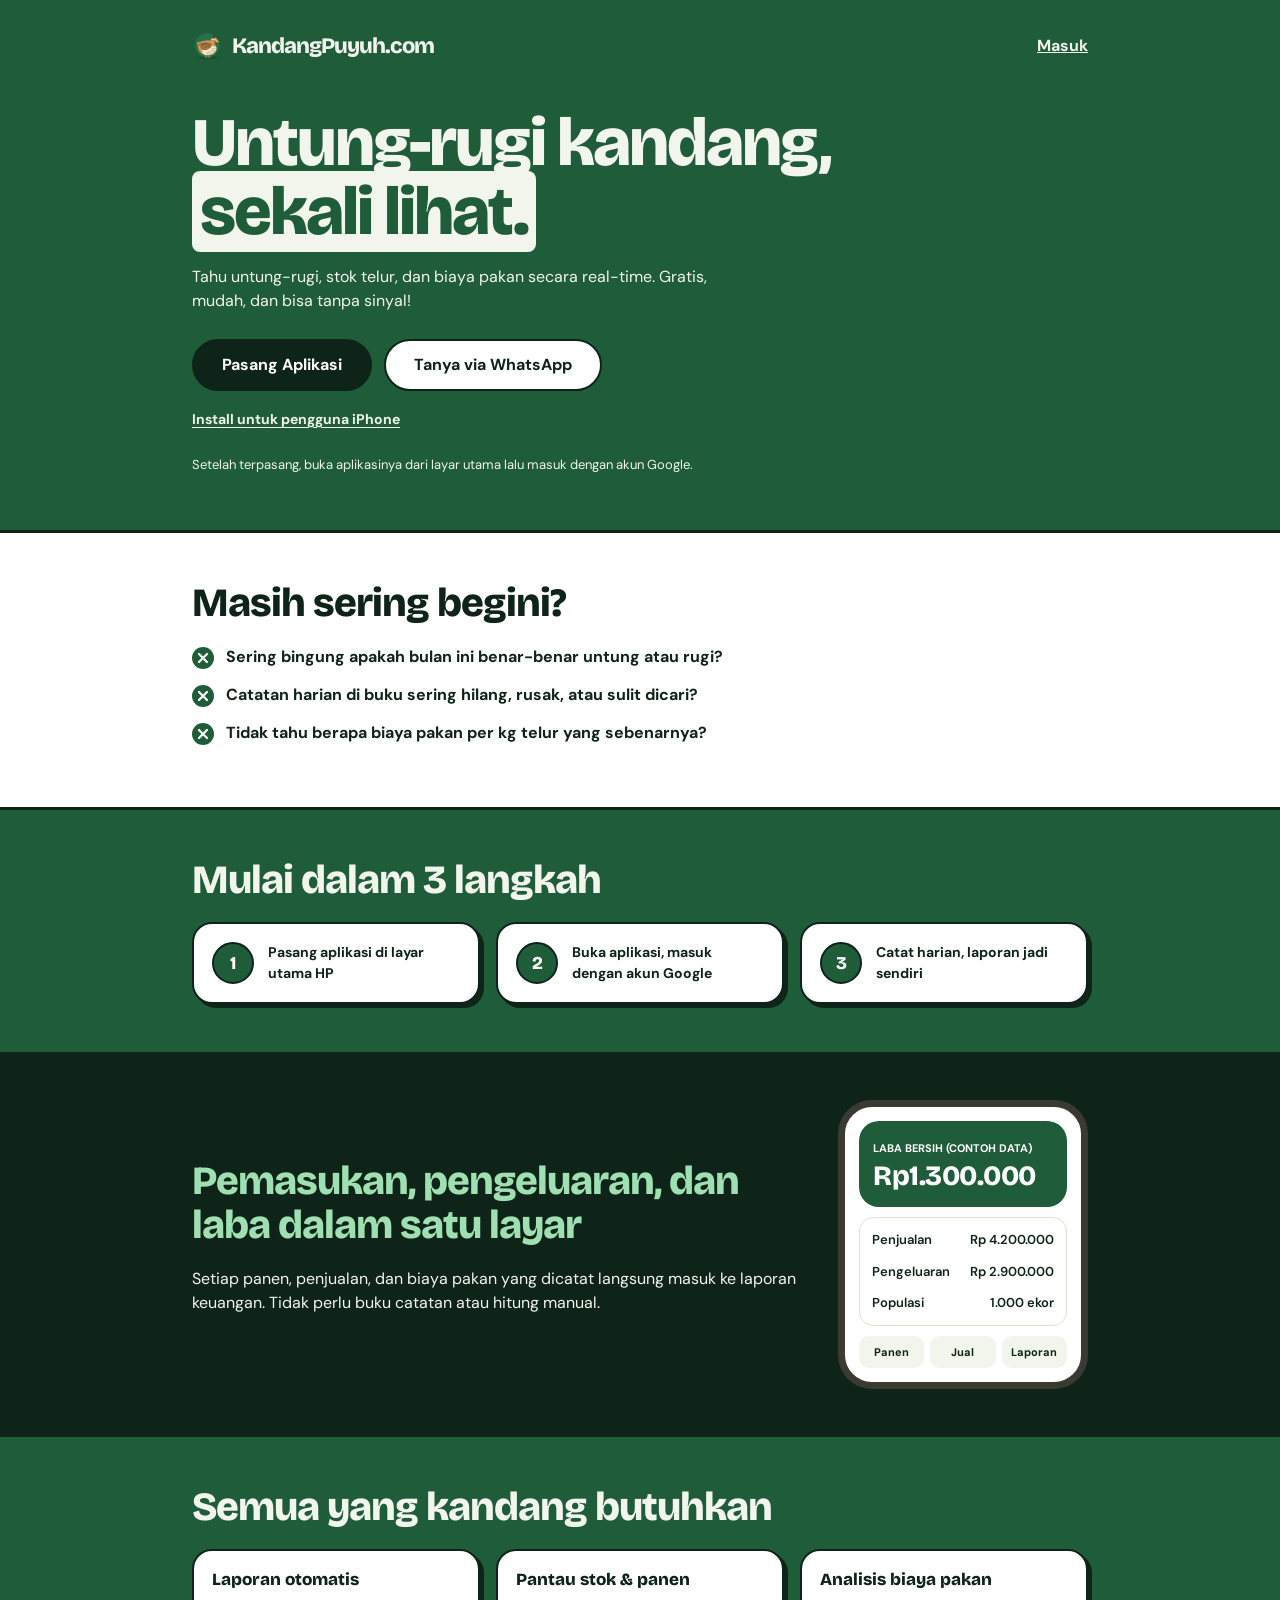
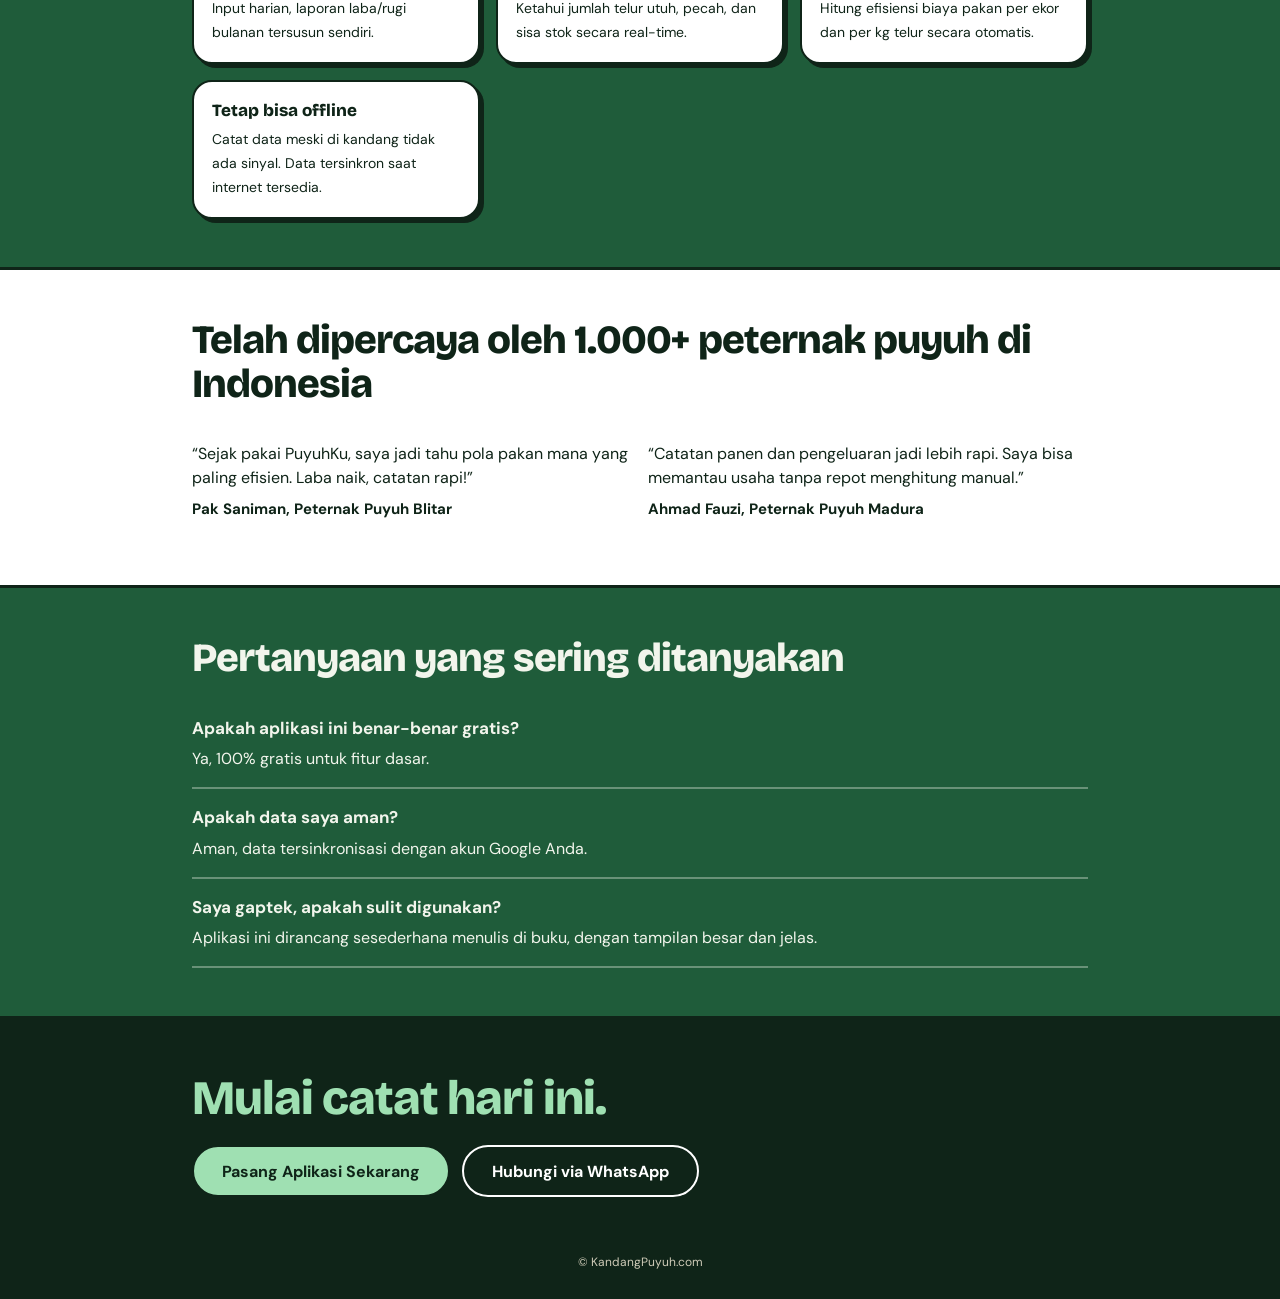
<file: index.html>
<!doctype html>
<html lang="id"><head><meta charset="utf-8"><meta name="viewport" content="width=device-width,initial-scale=1,viewport-fit=cover"><meta name="theme-color" content="#1F5C3A"><title>Kandang Puyuh — Laporan Keuangan Peternakan Puyuh</title>
<meta name="description" content="Tahu untung-rugi peternakan puyuh Anda langsung dari HP. Catat panen, penjualan, piutang, pakan, dan populasi, lalu lihat laporan keuangannya otomatis.">
<meta property="og:type" content="website"><meta property="og:title" content="PuyuhKu — Tahu untung-rugi peternakan puyuh dari HP"><meta property="og:description" content="Catat panen, penjualan, piutang, dan pakan. Laporan keuangan tersusun otomatis. Gratis, tanpa Play Store."><meta property="og:image" content="icon-192.png"><meta property="og:locale" content="id_ID">
<meta name="twitter:card" content="summary">
<link rel="manifest" href="manifest.webmanifest"><link rel="icon" href="icon-192.png"><link rel="apple-touch-icon" href="apple-touch-icon.png"><meta name="apple-mobile-web-app-capable" content="yes"><meta name="mobile-web-app-capable" content="yes"><meta name="apple-mobile-web-app-title" content="PuyuhKu"><meta name="apple-mobile-web-app-status-bar-style" content="default">
<link rel="preconnect" href="https://fonts.googleapis.com"><link rel="preconnect" href="https://fonts.gstatic.com" crossorigin><link rel="stylesheet" href="https://fonts.googleapis.com/css2?family=Bricolage+Grotesque:wght@800&family=DM+Sans:wght@500;700&display=swap">
<script>/* Dibuka dari aplikasi terpasang -> langsung ke login (yang meneruskan ke aplikasi bila sudah masuk) */
if(matchMedia("(display-mode: standalone)").matches||navigator.standalone)location.replace("login.html")</script><script>window.__dp=null;addEventListener("beforeinstallprompt",function(e){e.preventDefault();window.__dp=e})</script>
<style>
:root{--g:#1F5C3A;--ink:#0F2418;--cream:#F2F5EC;--acc:#9FE0B2}
*{box-sizing:border-box}html{scroll-behavior:smooth;-webkit-text-size-adjust:100%}
body{margin:0;min-width:320px;overflow-x:hidden;font:16px/1.5 'DM Sans',system-ui,sans-serif;background:var(--g);color:var(--cream)}
a,button{-webkit-tap-highlight-color:transparent}a:focus-visible,button:focus-visible{outline:3px solid #fff;outline-offset:3px;box-shadow:0 0 0 6px var(--ink)}
.w{max-width:960px;margin:0 auto;padding:0 clamp(20px,5vw,32px)}
h1,h2,.brand{font-family:'Bricolage Grotesque',sans-serif;font-weight:800;letter-spacing:-1px;margin:0}
h1{font-size:clamp(40px,9vw,68px);line-height:1.02;letter-spacing:-2px;max-width:700px}
h2{font-size:clamp(28px,5vw,40px);line-height:1.1;margin-bottom:20px}
h1 mark{background:var(--cream);color:var(--g);padding:0 8px;border-radius:8px}
.hero{padding:calc(24px + env(safe-area-inset-top)) 0 56px}
.nav{display:flex;justify-content:space-between;align-items:center;margin-bottom:40px}
.brand{font-size:22px;display:flex;align-items:center;gap:8px}.brand img{width:32px;height:32px;border-radius:8px}.brand i{font-style:normal;color:#fff}
.nav a.in{min-height:44px;display:flex;align-items:center;font-weight:700;color:var(--cream)}
.hero p{max-width:520px;margin:18px 0 26px}
.btns{display:flex;gap:12px;flex-wrap:wrap}
.btn{min-height:52px;padding:0 28px;border-radius:999px;font:700 16px 'DM Sans',sans-serif;display:inline-flex;align-items:center;justify-content:center;text-decoration:none;border:2px solid var(--ink);cursor:pointer}
.btn.dk{background:var(--ink);color:#fff}.btn.wh{background:#fff;color:var(--ink)}.btn.yl{background:var(--acc);color:var(--ink)}.btn.ol{background:transparent;color:#fff;border-color:#fff}
.hint{font-size:13px;margin:14px 0 0!important}
.ios-install{display:block;margin-top:6px;min-height:44px;border:0;background:none;color:var(--cream);font:700 14px 'DM Sans',sans-serif;text-decoration:underline;text-underline-offset:3px;cursor:pointer;padding:0}
.ok{display:none;margin-top:14px;color:var(--ink);background:#fff;border:2px solid var(--ink);border-radius:14px;padding:12px 16px;font-size:14px;max-width:480px}
section{padding:48px 0}.wh{background:#fff;color:var(--ink)}.dk{background:var(--ink);color:var(--cream)}.bt{border-top:3px solid var(--ink)}
.dk h2{color:var(--acc)}
.g{display:grid;grid-template-columns:repeat(auto-fit,minmax(250px,1fr));gap:16px}
.card{color:var(--ink);background:#fff;border:2px solid var(--ink);border-radius:20px;padding:18px;box-shadow:4px 4px 0 var(--ink)}
.card b{display:block;font:800 17px 'Bricolage Grotesque',sans-serif;margin-bottom:6px}.card span{font-size:14px;line-height:1.5}
.pain{display:flex;gap:12px;align-items:flex-start;font-weight:700;margin-bottom:14px}.pain svg{flex:none;margin-top:2px}
.step{display:flex;gap:14px;align-items:center;font-weight:700}.step i{flex:none;width:42px;height:42px;border-radius:50%;background:var(--g);color:#fff;border:2px solid var(--ink);display:grid;place-items:center;font:800 18px 'Bricolage Grotesque',sans-serif;font-style:normal}
.pv{display:flex;flex-wrap:wrap;gap:36px;align-items:center;justify-content:center}.pv>div:first-child{flex:1 1 320px}
.phone{width:250px;background:#fff;color:var(--ink);border-radius:34px;border:7px solid #3A3A33;padding:14px;display:grid;gap:10px}
.lb{background:var(--g);color:#fff;border-radius:20px;padding:14px}.lb small{font-size:11px;font-weight:700}.lb b{display:block;font:800 28px 'Bricolage Grotesque',sans-serif;letter-spacing:-.5px}
.rows{border:1.5px solid #E5E0CC;border-radius:14px;padding:6px 12px}.rows div{display:flex;justify-content:space-between;font-size:13px;font-weight:600;padding:6px 0}
.tabs{display:flex;gap:6px;font-size:11px;font-weight:700}.tabs span{flex:1;text-align:center;background:var(--cream);border-radius:10px;padding:8px 0}
.q{border-bottom:2px solid rgba(242,245,236,.35);padding:16px 0}.wh .q{border-color:var(--ink)}.q b{display:block;font-size:17px}.q span{display:block;margin-top:6px}
.end{background:var(--ink);padding:56px 0}.end h2{font-size:clamp(32px,6vw,48px)}.end .btns{max-width:520px}
footer{text-align:center;font-size:12px;color:#CFCBB8;background:var(--ink);padding:0 20px calc(28px + env(safe-area-inset-bottom))}
@media(max-width:600px){.btns .btn{width:100%}}
.sheet-bg{position:fixed;inset:0;background:#0008;display:none;align-items:flex-end;justify-content:center;z-index:9}.sheet-bg.show{display:flex}
.sheet{color:var(--ink);background:#fff;width:100%;max-width:520px;border-radius:24px 24px 0 0;padding:22px 20px calc(20px + env(safe-area-inset-bottom));max-height:90dvh;overflow:auto}
.sheet h3{margin:0 0 4px;font-size:18px}.sheet p{margin:0 0 12px;color:#555;font-size:14px}.sheet ol{margin:0 0 16px;padding-left:20px;line-height:1.8}
.sheet button{width:100%;min-height:48px;border:0;background:var(--ink);color:#fff;font:700 16px 'DM Sans',sans-serif;border-radius:14px;cursor:pointer}
@media(prefers-reduced-motion:reduce){html{scroll-behavior:auto}}
</style></head>
<body>
<header class="hero"><div class="w">
<nav class="nav"><span class="brand"><img src="icon-192.png" alt="">KandangPuyuh.com<i></i></span><a class="in" href="login.html">Masuk</a></nav>
<h1>Untung-rugi kandang, <mark>sekali lihat.</mark></h1>
<p>Tahu untung-rugi, stok telur, dan biaya pakan secara real-time. Gratis, mudah, dan bisa tanpa sinyal!</p>
<div class="btns"><button class="btn dk" id="install" type="button">Pasang Aplikasi</button><a class="btn wh" href="https://wa.me/6287875015256?text=Halo%2C%20saya%20mau%20tanya%20soal%20aplikasi%20PuyuhKu">Tanya via WhatsApp</a></div>
<button class="ios-install" id="iosInstall" type="button">Install untuk pengguna iPhone</button>
<p class="hint">Setelah terpasang, buka aplikasinya dari layar utama lalu masuk dengan akun Google.</p>
<div class="ok" id="ok">✅ Aplikasi sudah terpasang. Buka <b>PuyuhKu</b> dari layar utama HP Anda, lalu masuk dengan Google.</div>
</div></header>
<section class="wh bt"><div class="w"><h2>Masih sering begini?</h2>
<div class="pain"><svg aria-hidden="true" width="22" height="22" viewBox="0 0 22 22"><circle cx="11" cy="11" r="11" fill="#1F5C3A"/><path d="M7 7l8 8M15 7l-8 8" stroke="#fff" stroke-width="2.2" stroke-linecap="round"/></svg><span>Sering bingung apakah bulan ini benar-benar untung atau rugi?</span></div><div class="pain"><svg aria-hidden="true" width="22" height="22" viewBox="0 0 22 22"><circle cx="11" cy="11" r="11" fill="#1F5C3A"/><path d="M7 7l8 8M15 7l-8 8" stroke="#fff" stroke-width="2.2" stroke-linecap="round"/></svg><span>Catatan harian di buku sering hilang, rusak, atau sulit dicari?</span></div><div class="pain"><svg aria-hidden="true" width="22" height="22" viewBox="0 0 22 22"><circle cx="11" cy="11" r="11" fill="#1F5C3A"/><path d="M7 7l8 8M15 7l-8 8" stroke="#fff" stroke-width="2.2" stroke-linecap="round"/></svg><span>Tidak tahu berapa biaya pakan per kg telur yang sebenarnya?</span></div></div></section>
<section class="bt"><div class="w"><h2>Mulai dalam 3 langkah</h2><div class="g">
<div class="card step"><i>1</i><span>Pasang aplikasi di layar utama HP</span></div><div class="card step"><i>2</i><span>Buka aplikasi, masuk dengan akun Google</span></div><div class="card step"><i>3</i><span>Catat harian, laporan jadi sendiri</span></div></div></div></section>
<section class="dk"><div class="w pv"><div><h2>Pemasukan, pengeluaran, dan laba dalam satu layar</h2><p>Setiap panen, penjualan, dan biaya pakan yang dicatat langsung masuk ke laporan keuangan. Tidak perlu buku catatan atau hitung manual.</p></div>
<div class="phone" role="img" aria-label="Contoh tampilan laporan di aplikasi"><div class="lb"><small>LABA BERSIH (CONTOH DATA)</small><b>Rp1.300.000</b></div>
<div class="rows"><div><span>Penjualan</span><span>Rp 4.200.000</span></div><div><span>Pengeluaran</span><span>Rp 2.900.000</span></div><div><span>Populasi</span><span>1.000 ekor</span></div></div>
<div class="tabs"><span>Panen</span><span>Jual</span><span>Laporan</span></div></div></div></section>
<section><div class="w"><h2>Semua yang kandang butuhkan</h2><div class="g">
<div class="card"><b>Laporan otomatis</b><span>Input harian, laporan laba/rugi bulanan tersusun sendiri.</span></div><div class="card"><b>Pantau stok &amp; panen</b><span>Ketahui jumlah telur utuh, pecah, dan sisa stok secara real-time.</span></div><div class="card"><b>Analisis biaya pakan</b><span>Hitung efisiensi biaya pakan per ekor dan per kg telur secara otomatis.</span></div><div class="card"><b>Tetap bisa offline</b><span>Catat data meski di kandang tidak ada sinyal. Data tersinkron saat internet tersedia.</span></div></div></div></section>
<section class="wh bt"><div class="w"><h2>Telah dipercaya oleh 1.000+ peternak puyuh di Indonesia</h2><div class="g">
<div class="q" style="border:0"><span style="margin:0">“Sejak pakai PuyuhKu, saya jadi tahu pola pakan mana yang paling efisien. Laba naik, catatan rapi!”</span><b style="margin-top:8px;font-size:15px">Pak Saniman, Peternak Puyuh Blitar</b></div>
<div class="q" style="border:0"><span style="margin:0">“Catatan panen dan pengeluaran jadi lebih rapi. Saya bisa memantau usaha tanpa repot menghitung manual.”</span><b style="margin-top:8px;font-size:15px">Ahmad Fauzi, Peternak Puyuh Madura</b></div></div></div></section>
<section class="bt"><div class="w"><h2>Pertanyaan yang sering ditanyakan</h2>
<div class="q"><b>Apakah aplikasi ini benar-benar gratis?</b><span>Ya, 100% gratis untuk fitur dasar.</span></div><div class="q"><b>Apakah data saya aman?</b><span>Aman, data tersinkronisasi dengan akun Google Anda.</span></div><div class="q"><b>Saya gaptek, apakah sulit digunakan?</b><span>Aplikasi ini dirancang sesederhana menulis di buku, dengan tampilan besar dan jelas.</span></div></div></section>
<section class="end dk"><div class="w"><h2>Mulai catat hari ini.</h2><div class="btns"><button class="btn yl" id="install2" type="button">Pasang Aplikasi Sekarang</button><a class="btn ol" href="https://wa.me/6287875015256?text=Halo%2C%20saya%20mau%20tanya%20soal%20aplikasi%20PuyuhKu">Hubungi via WhatsApp</a></div></div></section>
<footer>© KandangPuyuh.com</footer>
<div class="sheet-bg" id="sheetBg" role="dialog" aria-modal="true" aria-labelledby="sheetT"><div class="sheet"><h3 id="sheetT">Cara memasang</h3><p id="sheetP"></p><ol id="sheetOl"></ol><button type="button" id="sheetClose">Mengerti</button></div></div>
<script>
var ua=navigator.userAgent,ios=/iPad|iPhone|iPod/.test(ua)||(navigator.platform==="MacIntel"&&navigator.maxTouchPoints>1);
var inapp=/FBAN|FBAV|Instagram|Line\/|MicroMessenger|TikTok|; wv\)/i.test(ua);
var ok=document.getElementById("ok"),bg=document.getElementById("sheetBg"),btns=[document.getElementById("install"),document.getElementById("install2")];
addEventListener("appinstalled",function(){window.__dp=null;ok.style.display="block";scrollTo({top:0,behavior:"smooth"})});
document.getElementById("iosInstall").onclick=function(){
 document.getElementById("sheetT").textContent="Install PuyuhKu di iPhone";
 document.getElementById("sheetP").textContent="Tambahkan PuyuhKu ke Layar Utama melalui Safari agar bisa dibuka seperti aplikasi.";
 document.getElementById("sheetOl").innerHTML="<li>Buka halaman ini di <b>Safari</b> (bukan dari browser dalam aplikasi lain)</li><li>Ketuk tombol <b>Bagikan</b> (kotak dengan panah ke atas)</li><li>Pilih <b>Tambahkan ke Layar Utama</b>, lalu ketuk <b>Tambah</b></li><li>Buka aplikasi dari ikon di Layar Utama dan masuk dengan akun Google</li>";
 bg.classList.add("show");
};
function help(){
 document.getElementById("sheetT").textContent="Cara memasang";
 var p=document.getElementById("sheetP"),o=document.getElementById("sheetOl");
 if(inapp){p.textContent="Anda membuka lewat aplikasi lain (WhatsApp/Instagram/dll) sehingga tidak bisa memasang.";o.innerHTML="<li>Buka menu <b>⋮</b> lalu pilih <b>Buka di Chrome</b> (atau salin tautan dan tempel di Chrome)</li><li>Tekan lagi tombol <b>Pasang Aplikasi</b></li>"}
 else if(ios){p.textContent="Di iPhone/iPad, pemasangan hanya bisa lewat Safari.";o.innerHTML="<li>Ketuk tombol <b>Bagikan</b> (kotak dengan panah ke atas)</li><li>Pilih <b>Tambah ke Layar Utama</b></li><li>Ketuk <b>Tambah</b>, lalu buka PuyuhKu dari layar utama</li>"}
 else{p.textContent="Browser belum menyiapkan pemasangan otomatis. Coba muat ulang halaman, atau pasang lewat menu:";o.innerHTML="<li>Ketuk menu <b>⋮</b> di pojok kanan atas Chrome</li><li>Pilih <b>Pasang aplikasi</b> / <b>Tambahkan ke layar utama</b></li><li>Ketuk <b>Pasang</b>, lalu buka PuyuhKu dari layar utama</li>"}
 bg.classList.add("show")}
function install(){
 var dp=window.__dp;
 if(dp){window.__dp=null;dp.prompt();dp.userChoice.then(function(c){if(c.outcome!=="accepted")ok.style.display="none"});return}
 help()}
btns.forEach(function(b){b.onclick=install});
document.getElementById("sheetClose").onclick=function(){bg.classList.remove("show")};
bg.onclick=function(e){if(e.target===bg)bg.classList.remove("show")};
addEventListener("keydown",function(e){if(e.key==="Escape")bg.classList.remove("show")});
if("serviceWorker"in navigator)addEventListener("load",function(){navigator.serviceWorker.register("sw.js").catch(function(e){console.warn("SW gagal:",e)})});
</script>
</body></html>
</file>
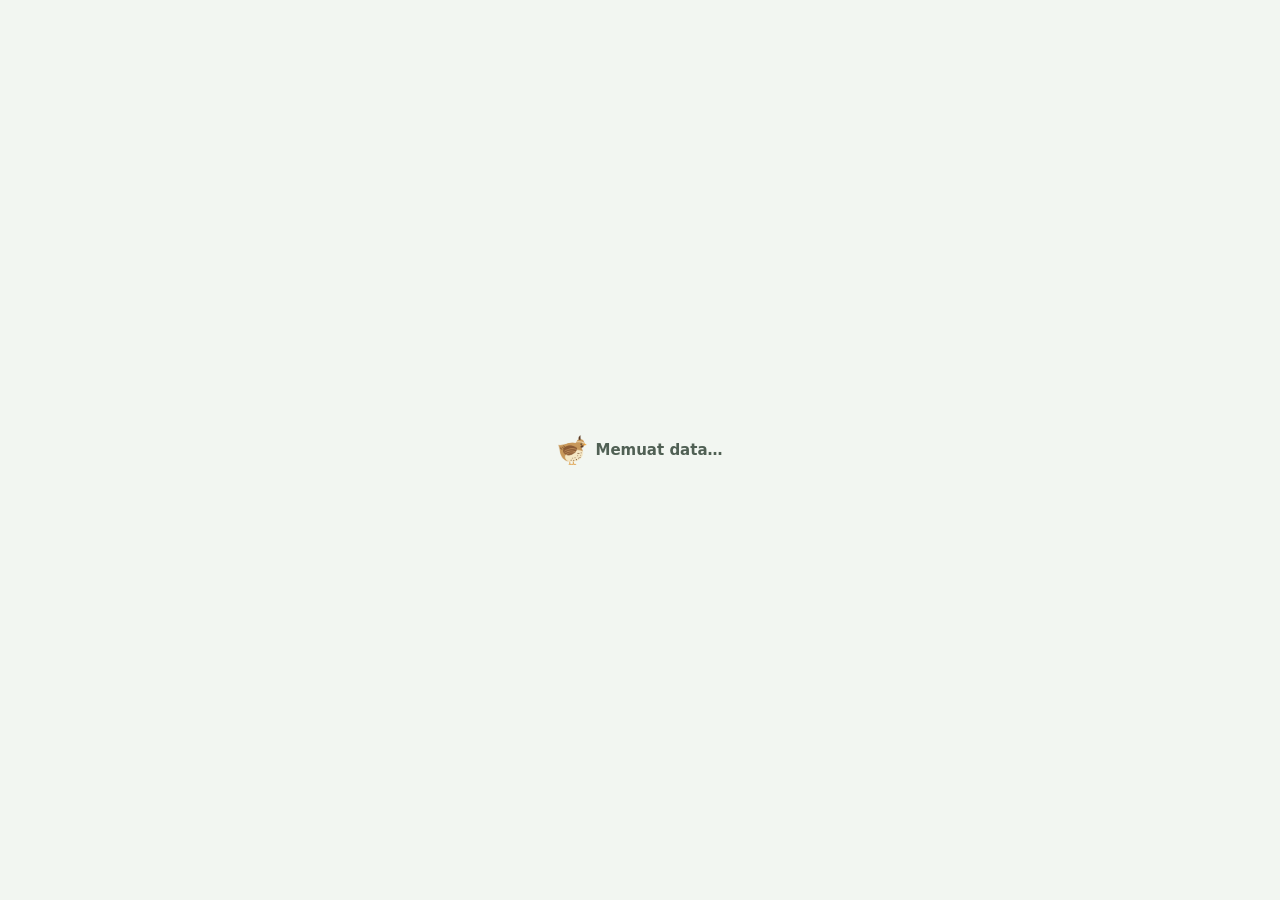
<file: aplikasi.html>
<!doctype html>
<html lang="id">
<head>
<meta charset="utf-8"><meta name="viewport" content="width=device-width,initial-scale=1,viewport-fit=cover">
<meta name="theme-color" content="#1F5C3A"><link rel="manifest" href="manifest.webmanifest"><link rel="icon" href="icon-192.png"><link rel="apple-touch-icon" href="apple-touch-icon.png"><meta name="apple-mobile-web-app-capable" content="yes"><meta name="mobile-web-app-capable" content="yes"><meta name="apple-mobile-web-app-title" content="PuyuhKu"><meta name="apple-mobile-web-app-status-bar-style" content="default"><title>PuyuhKu — Aplikasi</title>
<style>
:root{--green:#287a3e;--green2:#eaf4e8;--ink:#203126;--muted:#718075;--line:#e4ebe3;--bg:#f5f8f4;--white:#fff;--red:#c34b42;--amber:#a96a16}
*{box-sizing:border-box}body{margin:0;background:var(--bg);color:var(--ink);font:15px system-ui,-apple-system,Segoe UI,sans-serif}button,input,select{font:inherit}button{cursor:pointer}.app{max-width:760px;margin:auto;min-height:100vh;padding-bottom:88px}.top{background:var(--green);color:white;padding:22px 18px 25px;border-radius:0 0 24px 24px}.topline{display:flex;align-items:center;justify-content:space-between}.brand{font-weight:750;font-size:19px}.sub{font-size:12px;opacity:.85;margin-top:3px}.month{margin-top:22px;font-size:12px;opacity:.85}.balance{font-size:30px;font-weight:800;margin:3px 0}.content{padding:16px}.grid{display:grid;grid-template-columns:1fr 1fr;gap:10px}.card{background:white;border:1px solid var(--line);border-radius:16px;padding:14px;margin-bottom:12px;box-shadow:0 2px 8px #183b1a08}.metric small{color:var(--muted);display:block;font-size:12px}.metric strong{font-size:19px;display:block;margin-top:5px}.section{font-weight:750;margin:18px 2px 10px}.muted{color:var(--muted);font-size:12px}.row{display:flex;align-items:center;justify-content:space-between;gap:10px}.btn{border:0;border-radius:12px;padding:12px 14px;background:var(--green);color:white;font-weight:700}.btn.light{background:var(--green2);color:var(--green)}.btn.red{background:#fae9e7;color:var(--red)}.btn.full{width:100%}.actions{display:grid;grid-template-columns:repeat(2,1fr);gap:9px}.field{margin:12px 0}.field label{display:block;font-size:12px;font-weight:700;margin-bottom:6px;color:#506054}.field input,.field select,.field textarea{width:100%;padding:12px;border:1px solid var(--line);border-radius:11px;background:white;color:var(--ink);outline-color:var(--green)}.field textarea{font:inherit;resize:vertical}.formgrid{display:grid;grid-template-columns:1fr 1fr;gap:10px}.nav{position:fixed;bottom:0;left:0;right:0;max-width:760px;margin:auto;background:#ffffffed;backdrop-filter:blur(12px);border-top:1px solid var(--line);display:grid;grid-template-columns:repeat(5,1fr);padding:8px 4px calc(8px + env(safe-area-inset-bottom));z-index:5}.nav button{border:0;background:none;color:#7a887c;font-size:10px;padding:5px 1px}.nav button span{display:block;font-size:19px;margin-bottom:2px}.nav button.active{color:var(--green);font-weight:800}.hidden{display:none!important}.listitem{padding:11px 0;border-bottom:1px solid var(--line)}.listitem:last-child{border:0}.listitem.new-entry{border-radius:9px;padding-left:8px;padding-right:8px;animation:new-entry-flash 1s ease-in-out 3}@keyframes new-entry-flash{0%,100%{background:transparent;box-shadow:inset 0 0 0 0 transparent}35%,70%{background:#e5f5d9;box-shadow:inset 0 0 0 1px #b9dda9}}.pill{font-size:10px;border-radius:20px;background:var(--green2);color:var(--green);padding:4px 8px}.positive{color:var(--green)}.negative{color:var(--red)}.notice{background:#fff5df;color:#805716;border-radius:12px;padding:11px;font-size:12px;line-height:1.5;margin:10px 0}.error{background:#fae9e7;color:#9e332c;padding:10px;border-radius:10px;font-size:12px;margin:8px 0}.success{background:#eaf4e8;color:#286b36;padding:10px;border-radius:10px;font-size:12px;margin:8px 0}.title{font-size:20px;font-weight:800;margin:4px 0 14px}.table{width:100%;border-collapse:collapse;font-size:13px}.table td{padding:9px 2px;border-bottom:1px solid var(--line)}.right{text-align:right}.auth{max-width:420px;margin:12vh auto;padding:20px}.auth .card{padding:20px}.smallbtn{border:0;background:none;color:var(--green);font-weight:700}.empty{text-align:center;padding:25px;color:var(--muted);font-size:13px}
@media(min-width:600px){.content{padding:20px}.grid{gap:14px}}
/* Beranda baru */
body{background:#f2f6f1;color:#1d3024}.app{max-width:820px}.top{padding:24px 20px 30px;border-radius:0 0 30px 30px;background:linear-gradient(145deg,#1d6737,#31934c);box-shadow:0 12px 30px #1a633327}.brand{letter-spacing:-.3px}.topline .btn{border-radius:999px;padding:9px 14px}.month{margin-top:25px;text-transform:capitalize}.balance{font-size:36px;letter-spacing:-1.2px}.content{padding:18px}.grid{gap:12px}.card{border-radius:20px;border-color:#e8eee6;box-shadow:0 6px 20px #20312608}.metric{min-height:104px;padding:16px}.metric strong{font-size:20px;letter-spacing:-.4px}.section{font-size:16px;margin:23px 2px 12px}.actions{gap:10px}.actions .btn{min-height:54px;text-align:left;line-height:1.35;border-radius:15px}.btn{border-radius:14px}.notice{border-radius:15px}.nav{max-width:820px;padding-top:9px}.nav button{font-size:10px}.nav button span{font-size:20px}
.home-intro{display:flex;align-items:flex-end;justify-content:space-between;gap:12px;margin:3px 2px 12px}.home-intro h2{font-size:20px;margin:0;letter-spacing:-.5px}.home-intro p{font-size:12px;color:var(--muted);margin:4px 0 0}.home-intro .pill{white-space:nowrap;padding:7px 10px;font-size:11px}.dash-label{display:flex;align-items:center;gap:7px}.metric small{line-height:1.4}.metric strong{overflow-wrap:anywhere}
@media(max-width:380px){.content{padding:13px}.metric{padding:12px}.metric strong{font-size:17px}.home-intro h2{font-size:18px}.actions{grid-template-columns:1fr 1fr}}
/* Tata letak khusus ponsel */
@media(max-width:600px){
 body{font-size:14px;padding:0}
 .app{width:100%;padding-bottom:calc(76px + env(safe-area-inset-bottom))}
 .top{padding:20px 17px 23px;border-radius:0 0 25px 25px}
 .topline{align-items:flex-start;gap:10px}
 .brand{font-size:18px}
 .sub{font-size:11px}
 .topline .btn{font-size:11px;padding:8px 11px;white-space:nowrap}
 .month{margin-top:21px;font-size:11px}
 .balance{font-size:32px;margin:5px 0 2px}
 .content{padding:15px 14px}
 .home-intro{align-items:center;margin:2px 1px 12px}
 .home-intro h2{font-size:18px}
 .home-intro p{font-size:11px}
 .home-intro .pill{font-size:10px;padding:6px 8px}
 .grid{gap:9px}
 .metric{min-height:96px;padding:13px 12px;border-radius:17px}
 .metric small{font-size:11px}
 .metric strong{font-size:18px;margin-top:7px}
 .section{font-size:15px;margin:20px 2px 10px}
 .actions{gap:8px}
 .actions .btn{min-height:52px;padding:11px 10px;font-size:12px;border-radius:14px}
 .card{padding:13px;border-radius:17px}
 .listitem{font-size:13px}
 .notice{font-size:11px}
 .nav{padding:7px 3px calc(7px + env(safe-area-inset-bottom))}
 .nav button{font-size:9px;padding:4px 0}
 .nav button span{font-size:19px}
 .title{font-size:19px}
 .field input,.field select{padding:11px;font-size:16px}
 .btn{min-height:46px}
 .table{font-size:12px}
}
/* Pratinjau berukuran ponsel di layar komputer */
@media(min-width:601px){
 body{background:#e9eee8}
 .app{width:430px;max-width:100%;min-height:100vh;background:#f2f6f1;box-shadow:0 0 40px #20312618}
 .nav{width:430px;max-width:100%}
}
/* Beranda bergaya aplikasi ponsel */
.top{position:relative;isolation:isolate;overflow:hidden;min-height:252px;padding:18px 17px 60px;border-radius:0 0 24px 24px;background:linear-gradient(115deg,#183f27dd,#3d6e39aa),linear-gradient(180deg,#56794d,#203d27);box-shadow:none}
.top:before{content:"";position:absolute;inset:0;z-index:-1;background:radial-gradient(ellipse at 83% 35%,#a6bd63 0 4%,transparent 5%),radial-gradient(ellipse at 90% 48%,#8eae54 0 8%,transparent 9%),linear-gradient(170deg,transparent 45%,#73934c 46% 53%,#345c31 54% 65%,#1f492b 66%);opacity:.9}
.top:after{content:"";position:absolute;z-index:-1;right:14px;top:66px;width:108px;height:109px;background:url(puyuh-hero.png) center/contain no-repeat;filter:drop-shadow(0 8px 5px #10271266)}
.ico-kandang{width:1.3em;height:1.3em;display:block}
.ico-puyuh{width:1.3em;height:1.3em;object-fit:contain;display:block}
.nav .ico-kandang{width:1.2em;height:1.2em;margin:0 auto}.topline{position:relative;z-index:1;justify-content:space-between;align-items:center}
.brand{display:none}
.hero-icon{border:0;background:transparent;color:#fff;font-size:24px;padding:2px;line-height:1;width:34px;height:34px;text-align:center}
.hero-copy{position:relative;z-index:1;margin-top:27px;max-width:230px;color:#fff;text-shadow:0 1px 5px #15271666}
.hero-copy h1{font-size:20px;line-height:1.12;letter-spacing:-.5px;margin:0 0 8px;font-weight:800}
.hero-copy p{font-size:13px;line-height:1.25;margin:0;color:#f3f7e9}
.month{position:absolute;left:-9999px}
.content{position:relative;padding:0 14px 18px;background:linear-gradient(#f3f6ef,#fff 38%)}
#homePage .home-intro{display:none}
.balance-card{position:relative;z-index:2;margin:-48px 0 10px;min-height:61px;padding:12px 14px;display:flex;align-items:center;gap:12px;border:1px solid #c9e4b8;border-radius:15px;background:linear-gradient(100deg,#e8f8d8,#dff2d0);box-shadow:0 4px 12px #294a1c17}
.wallet-icon{width:34px;height:34px;display:grid;place-items:center;border-radius:10px;background:#cbe8b8;color:#17652e;font-size:25px;font-weight:900}
.balance-card small{display:block;font-size:11px;color:#314333;font-weight:650}
.balance-card strong{display:block;margin-top:1px;color:#111;font-size:17px;letter-spacing:-.25px}
.balance-growth{margin-left:auto;color:#11872e;font-size:12px;font-weight:800}
.home-actions{grid-template-columns:1fr 1fr;gap:8px;margin:9px 0 12px}
.home-actions .quick{height:76px;min-height:76px;padding:8px 6px;text-align:center;display:flex;flex-direction:column;align-items:center;justify-content:center;gap:2px;color:#15231a;font-size:11px;line-height:1.18;font-weight:750;border-radius:14px;box-shadow:none}
.home-actions .quick span{font-size:23px;line-height:1.1;font-weight:900}
.home-actions .quick{border:1px solid transparent}.home-actions .quick span{font-size:26px;font-weight:400}
.home-actions .quick{background:#e4f4d8;border-color:#cfe8bd}
.wallet-icon{font-size:20px;font-weight:400}.nav button:not(.active) span{opacity:.5;filter:grayscale(1)}
.home-summary-title{margin:11px 2px 7px;font-size:14px;display:flex;justify-content:space-between;align-items:center}
.home-summary-title .smallbtn{font-size:10px;padding:3px}
.trend-chart{width:100%;height:auto;display:block;margin-top:6px}.trend-axis{stroke:#dfe7dc;stroke-width:1}.trend-label{fill:#8a978c;font-size:9px}.trend-label.sel{fill:#174e2a;font-weight:700}.trend-max{fill:#8a978c;font-size:9px}.trend-inc{fill:#3cbd36}.trend-exp{fill:#ffa316}.trend-lab{fill:none;stroke:#2f5fb2;stroke-width:2;stroke-linejoin:round;stroke-linecap:round}.trend-dot{fill:#2f5fb2;stroke:#fff;stroke-width:1.5}.trend-selbg{fill:#eef5e8}.trend-hit{fill:transparent;cursor:pointer}.trend-detail{margin-top:8px}.trend-detail .row{gap:10px;font-size:13px}.trend-detail .row span{display:flex;align-items:center;gap:6px}.trend-detail .trend-head{font-size:12px;font-weight:700;color:var(--muted);margin-bottom:2px}
.hpp-main{padding:4px 0 10px}.hpp-main small{display:block;color:var(--muted);font-size:12px;font-weight:600}.hpp-main strong{display:block;margin-top:3px;font-size:28px;letter-spacing:-.8px;color:#174e2a}.hpp-note{margin-top:10px;font-size:11px;line-height:1.5;color:var(--muted)}.hpp-warn{margin:10px 0 0;padding:9px 11px;border-radius:11px;background:#fae9e7;color:#9e332c;font-size:12px;font-weight:600;line-height:1.45}
.share-actions{display:grid;gap:9px}.mix{padding-bottom:12px;margin-bottom:12px;border-bottom:1px solid var(--line)}.mix-title{font-size:12px;font-weight:700;color:var(--muted);margin-bottom:10px}.mix-row{margin-bottom:11px}.mix-head{display:flex;justify-content:space-between;align-items:baseline;gap:10px;font-size:13px}.mix-name{display:flex;align-items:center;gap:7px;min-width:0;overflow:hidden;text-overflow:ellipsis;white-space:nowrap}.mix-name i{width:9px;height:9px;border-radius:3px;flex:0 0 9px}.mix-rp{color:var(--muted);font-weight:600;font-size:12px}.mix-track{margin-top:5px;height:8px;border-radius:6px;background:#eef2ec;overflow:hidden}.mix-fill{height:100%;border-radius:6px}.mix-donut{display:block;width:170px;height:170px;margin:2px auto 14px}.mix-c1{font-size:10px;fill:#8a978c;font-weight:600}.mix-c2{font-size:15px;fill:#1c2b22;font-weight:800}.delta-tag{display:inline-block;margin:6px 0 0 6px;font-size:11px;font-weight:700;border-radius:20px;padding:3px 8px;background:#ffffffb0;color:var(--muted)}.delta-tag.up{color:#1f6b3a}.delta-tag.down{color:#9e332c}.how-to-read{margin:14px 2px 6px}.xtotal{font-size:26px;font-weight:800;margin-top:2px}.xbar{display:flex;height:10px;border-radius:6px;overflow:hidden;background:#eef2ec;margin:10px 0 4px}.xbar i{display:block;height:100%}.xrow{display:flex;align-items:center;justify-content:space-between;gap:10px;width:100%;padding:10px 0;border:0;border-bottom:1px solid var(--line);background:none;font:inherit;font-size:13px;color:inherit;text-align:left}.xchips{display:flex;gap:8px;flex-wrap:wrap;margin:12px 2px}.xchip{border:1px solid var(--line);background:#fff;color:#29352d;border-radius:999px;padding:7px 13px;font:inherit;font-size:12px;font-weight:700}.xchip.on{background:var(--green);border-color:var(--green);color:#fff}.xcat{padding:11px 0;border-bottom:1px solid var(--line)}.xcat:last-child{border-bottom:0}.xcat .hd{cursor:pointer}.howto{margin:0;padding-left:18px}.howto li{margin:0 0 7px}.rep-sec{margin:14px 2px 8px;font-size:13px;color:#6b7a6f}#depCard{border:2px solid var(--green)}#depCard #depValue{font-size:22px}#integrityAudit{background:#fbece8;border:1px solid #f0cfcb}.how-to-read summary{cursor:pointer;list-style:none;padding:10px 4px;font-size:13px;font-weight:700;color:var(--green)}.how-to-read summary::-webkit-details-marker{display:none}.how-to-read[open] summary{margin-bottom:4px}
.contact-box{margin:18px 2px 4px;text-align:center}.contact-box p{margin:0 0 10px;color:var(--muted);font-size:13px;line-height:1.5}.contact-btn{display:flex;align-items:center;justify-content:center;gap:6px;min-height:44px;padding:11px 14px;border:1px solid #cfe5c7;border-radius:12px;background:var(--green2);color:var(--green);font-weight:700;font-size:14px;text-decoration:none}.contact-btn:active{transform:scale(.98)}
.field input[type="date"],.field input[type="month"]{-webkit-appearance:none;appearance:none;display:block;min-width:0;max-width:100%;min-height:44px;text-align:left}
.field input[type="date"]::-webkit-date-and-time-value,.field input[type="month"]::-webkit-date-and-time-value{text-align:left}
.help-video{display:flex;align-items:center;gap:12px;margin:14px 0 6px;padding:13px 14px;border:1px solid #cfe5c7;border-radius:16px;background:linear-gradient(135deg,#e8f8df,#d9f0d0);color:#174e2a;text-decoration:none;box-shadow:0 4px 12px #286b3612}.help-video:active{transform:scale(.98)}.help-video-icon{width:38px;height:38px;flex:0 0 38px;display:grid;place-items:center;border-radius:12px;background:#c9e8bb;font-size:20px}.help-video-text{min-width:0;flex:1}.help-video-text b{display:block;font-size:14px}.help-video-text small{display:block;margin-top:2px;color:#45654a;font-size:12px;font-weight:650;line-height:1.3}.help-video-arrow{font-size:22px;font-weight:700;color:#2d7a43}
.summary-card{padding:6px 3px 0;background:transparent}
.summary-row{display:flex;align-items:center;gap:5px;min-height:21px;font-size:11px;color:#29352d}
.summary-row strong{margin-left:2px;font-size:11px;color:#171c18}
.dot{display:inline-block;width:10px;height:10px;border-radius:50%;margin-right:2px}.income-dot{background:#42c653}.expense-dot{background:#ffa000}
.summary-chart{width:100%;height:88px;overflow:visible;margin-top:1px}
.chart-fill{fill:#78d14a;opacity:.1}.chart-income,.chart-expense{fill:none;stroke-width:2}.chart-income{stroke:#3cbd36}.chart-sold{fill:none;stroke:#2f7de1;stroke-width:2}.chart-expense{stroke:#ffa316}.chart-dots{fill:#42c653}.chart-dots-alt{fill:#ff9e12}
.extra-metrics{display:none}
#recent{margin-top:0}
.stock-card{position:relative;overflow:hidden;display:flex;align-items:center;gap:14px;margin:8px 0 14px;padding:20px 17px;border:1px solid #cfe5c7;border-radius:20px;background:linear-gradient(135deg,#e8f8df,#d9f0d0);box-shadow:0 8px 22px #286b3614}
.stock-card:after{content:"🥚";position:absolute;right:12px;bottom:-12px;font-size:76px;opacity:.13;transform:rotate(-18deg)}
.stock-card-icon{width:48px;height:48px;flex:0 0 48px;display:grid;place-items:center;border-radius:15px;background:#c9e8bb;font-size:27px}
.stock-card-info{position:relative;z-index:1;min-width:0}
.stock-card-label{display:block;color:#45654a;font-size:12px;font-weight:700}
.stock-card strong{display:block;margin:2px 0;color:#174e2a;font-size:32px;line-height:1.15;letter-spacing:-1px;overflow-wrap:anywhere}
.stock-card small{display:block;color:#56705a;font-size:12px;font-weight:600}
.nav{background:#ffffffed;box-shadow:0 -3px 15px #2031260b}
.nav button{font-size:9px}
@media(min-width:601px){.top{min-height:252px}.hero-copy{margin-top:27px}}
#productionPage.harvest-entry>:not(.title):not(#productionFormCard){display:none!important}
.transaction-menu{grid-template-columns:1fr;gap:12px}.transaction-option{min-height:92px;padding:14px;display:grid;grid-template-columns:42px 1fr;grid-template-rows:auto auto;align-content:center;align-items:center;gap:3px 10px;text-align:left;background:#fff;color:var(--ink);border:1px solid var(--line);box-shadow:0 4px 14px #2031260a}.transaction-option span{grid-row:1/3;width:42px;height:42px;display:grid;place-items:center;border-radius:13px;background:var(--green2);font-size:23px}.transaction-option b{font-size:15px}.transaction-option small{color:var(--muted);font-size:11px;font-weight:500}.sale-total-preview{margin:-2px 0 10px;padding:11px 12px;border-radius:11px;background:var(--green2);color:var(--green);font-weight:750;font-size:13px}
.operational-grid{display:grid;grid-template-columns:1fr 1fr;gap:10px;margin:12px 0}.operational-choice{min-height:94px;padding:12px 8px;display:flex;flex-direction:column;align-items:center;justify-content:center;gap:7px;border:1px solid var(--line);border-radius:16px;background:#fff;color:var(--ink);font-weight:700;box-shadow:0 4px 14px #2031260a}.operational-choice span{width:38px;height:38px;display:grid;place-items:center;border-radius:12px;background:var(--green2);font-size:21px}.operational-choice:active{transform:scale(.98)}.expense-back{margin:0 0 8px}.harvest-stock-info{margin:0 0 12px;padding:10px 12px;border-radius:11px;background:var(--green2);color:#45654a;font-size:12px}.harvest-stock-info strong{color:var(--green);font-size:14px}
/* Ringkasan laporan */
.report-filter{padding:12px 14px;margin-bottom:10px}.report-filter .field{margin:0}.report-grid{display:grid;grid-template-columns:repeat(2,minmax(0,1fr));gap:9px;margin-bottom:12px}.report-metric{min-width:0;padding:13px 12px;border:1px solid var(--line);border-radius:15px;background:#fff;box-shadow:0 3px 12px #20312608}.report-metric small{display:block;color:var(--muted);font-size:11px;line-height:1.35}.report-metric strong{display:block;margin-top:6px;font-size:16px;line-height:1.25;overflow-wrap:anywhere}.report-metric.income{background:#eff8eb;border-color:#dcebd5}.report-metric.income strong{color:var(--green)}
.report-income-link span{color:#4d7a2c!important}.report-metric.expense{background:#fff6e9;border-color:#f2e6d1}.report-metric.expense strong{color:#a96a16}.report-metric.profit{background:#eef4ff;border-color:#dfe8f7}.report-metric.profit.pos{background:#eaf4e8;border-color:#cfe5c9}.report-metric.profit.pos strong{color:var(--green)}.report-metric.profit.neg{background:#fae9e7;border-color:#f0cfcb}.report-metric.profit.neg strong{color:var(--red)}.margin-tag{display:inline-block;margin-top:6px;font-size:11px;font-weight:700;border-radius:20px;padding:3px 8px;background:#ffffffb0}.report-metric.profit.pos .margin-tag{color:var(--green)}.report-metric.profit.neg .margin-tag{color:var(--red)}.report-metric.profit{grid-column:1/-1;order:-1;padding:18px 16px;border-radius:20px;box-shadow:0 8px 22px #1d30241a}.report-metric.profit small{font-size:12px;font-weight:700;letter-spacing:.3px;text-transform:uppercase}.report-metric.profit strong{font-size:30px;font-weight:800;letter-spacing:-1px;margin-top:6px}.report-metric.profit .margin-tag{font-size:12px;padding:4px 10px;margin-top:8px}.report-metric.profit.pos{background:linear-gradient(145deg,#1d6737,#31934c);border-color:#1d6737;color:#fff}.report-metric.profit.pos small,.report-metric.profit.pos strong{color:#fff}.report-metric.profit.pos .margin-tag{background:#ffffff2e;color:#fff}.report-metric.profit.neg{background:linear-gradient(145deg,#a83a32,#c34b42);border-color:#a83a32;color:#fff}.report-metric.profit.neg small,.report-metric.profit.neg strong{color:#fff}.report-metric.profit.neg .margin-tag{background:#ffffff2e;color:#fff}.report-detail{padding:14px}.report-detail .section{margin-bottom:8px}
@media(max-width:380px){.report-grid{gap:7px}.report-metric{padding:11px 10px} .report-metric strong{font-size:15px}}
.report-expense-link{width:100%;text-align:left;font:inherit;cursor:pointer}.report-expense-link span{display:block;margin-top:5px;color:#8c641e;font-size:10px;font-weight:700}.report-expense-link:focus-visible{outline:2px solid var(--green);outline-offset:2px}
/* Notifikasi transaksi berhasil */
.success-toast{position:fixed;z-index:50;top:50%;left:50%;transform:translate(-50%,-50%) scale(.85);display:flex;align-items:center;justify-content:center;width:max-content;max-width:calc(100% - 28px);padding:20px 38px;border:1px solid #d5ebd1;border-radius:18px;background:#fff;color:#1f6b3a;box-shadow:0 16px 45px #183b1a33;opacity:0;pointer-events:none;transition:opacity .25s ease,transform .25s ease}
.success-toast.show{opacity:1;transform:translate(-50%,-50%) scale(1)}.success-toast b{display:block;font-size:20px;font-weight:800;letter-spacing:1.5px}
@media(prefers-reduced-motion:reduce){.success-toast{transition:none}}
.act{display:flex;align-items:center;gap:11px}.act-icon{width:36px;height:36px;flex:0 0 36px;display:grid;place-items:center;border-radius:11px;background:var(--green2);font-size:19px}
.summary-chart{height:auto;margin-top:4px}.chart-axis{stroke:#dfe7dc;stroke-width:1}.chart-label{fill:#8a978c;font-size:9px}.chart-empty{fill:#8a978c;font-size:11px}.chart-note{font-size:10px;text-align:center;margin-top:2px}
.set-sub{margin:0 2px 14px}.set-card{padding:16px}.set-head{display:flex;align-items:center;gap:12px;margin-bottom:6px;padding-bottom:12px;border-bottom:1px solid var(--line)}.set-head b{display:block;font-size:15px}.set-head small{display:block;margin-top:2px;color:var(--muted);font-size:11px}.set-icon{width:40px;height:40px;flex:0 0 40px;display:grid;place-items:center;border-radius:12px;background:var(--green2);font-size:21px}.set-card .field:last-child{margin-bottom:0}.hint{display:block;margin-top:7px;color:var(--muted);font-size:11px;line-height:1.5}
.input-unit{display:flex;align-items:center;border:1px solid var(--line);border-radius:11px;background:#fff;overflow:hidden}.input-unit:focus-within{outline:2px solid var(--green)}.field .input-unit input{border:0;border-radius:0;outline:0;min-width:0}.input-unit span{align-self:stretch;display:grid;place-items:center;padding:0 13px;background:var(--green2);color:var(--green);font-size:12px;font-weight:700}.input-unit.prefix span{order:-1}
.chips{display:flex;flex-wrap:wrap;gap:6px;margin-top:9px}.chips:empty{display:none}.chip{padding:5px 11px;border-radius:999px;background:var(--green2);color:var(--green);font-size:12px;font-weight:700}.field textarea{font-size:16px}.feed-top{display:flex;justify-content:space-between;align-items:center;gap:8px}.feed-big{font-size:34px;font-weight:800;margin:6px 0 2px}.feed-big small{font-size:15px;color:#64748b;margin-left:4px}.feed-bar{height:12px;border-radius:99px;background:#e5e7eb;overflow:hidden;margin:8px 0}.feed-bar i{display:block;height:100%;border-radius:99px;background:var(--fc,#16a34a);transition:width .4s}.feed-status.warn{--fc:#f59e0b}.feed-status.bad{--fc:#dc2626}.feed-actions{display:grid;grid-template-columns:1fr 1fr;gap:9px;margin-top:12px}.feed-actions.one{grid-template-columns:1fr}.unit-wrap{position:relative}.unit-wrap input{padding-right:48px}.unit-wrap .sfx{position:absolute;right:15px;top:50%;transform:translateY(-50%);font-weight:800;color:#64748b;pointer-events:none}#settingsMsg:empty{display:none}#settingsMsg .success{margin:0 0 12px}
.info-icon{display:inline-grid;place-items:center;width:20px;height:20px;margin-left:4px;border-radius:50%;background:#c34b4226;color:var(--red);font-size:12px;font-weight:800;font-style:italic;font-family:Georgia,serif;vertical-align:middle;cursor:pointer}.report-metric.profit{position:relative}.profit-info{position:absolute;top:9px;right:9px;margin:0;background:#2f5fb226;color:#2f5fb2}.profit-info:focus-visible{outline:2px solid #2f5fb2;outline-offset:2px}.profit-info[aria-expanded="true"]{background:#2f5fb2;color:#fff}.profit-pop{position:absolute;z-index:6;top:38px;left:0;width:calc(100% + 76px);max-width:calc(100vw - 28px);padding:12px;border-radius:13px;background:#1f3a66;color:#fff;font-size:12px;font-weight:400;line-height:1.55;text-align:left;box-shadow:0 10px 26px #1a2c4a40}.pop-arrow{position:absolute;z-index:7;top:32px;right:13px;width:12px;height:12px;border-radius:2px;background:#1f3a66;transform:rotate(45deg)}
.info-icon:focus-visible{outline:2px solid var(--red);outline-offset:2px}.report-metric.profit.locked{background:#fbece8!important;border-color:#f0cfcb!important;color:#9e332c!important}.report-metric.profit.locked small,.report-metric.profit.locked strong{color:#9e332c!important}.report-metric.profit.locked .margin-tag{background:#f4d9d5;color:#9e332c!important}.info-bubble{margin:-4px 0 14px;padding:10px 12px;border-radius:11px;background:#fff5df;color:#805716;font-size:12px;line-height:1.5}
.item-actions{display:flex;gap:8px;margin-top:8px}.item-actions button{border:0;border-radius:9px;padding:6px 12px;font-size:11px;font-weight:700;background:var(--green2);color:var(--green)}.item-actions button[data-act="delete"]{background:#fae9e7;color:var(--red)}
.modal-bg{position:fixed;inset:0;z-index:30;display:flex;padding:16px;background:#10201466;overflow-y:auto}.modal{width:100%;max-width:420px;margin:auto;padding:18px}
.pop-num{font-size:13px;color:var(--muted);margin-top:3px}.pop-num strong{font-size:26px;color:var(--ink)}
.seg{display:grid;grid-template-columns:1fr 1fr;gap:6px;background:var(--green2);padding:4px;border-radius:14px;margin:0 0 12px}.seg button{border:0;border-radius:11px;padding:10px 6px;background:transparent;color:var(--green);font-weight:700;font-size:13px}.seg button.active{background:var(--green);color:#fff}
.seg.three{grid-template-columns:repeat(3,1fr)}.field .seg{margin:0}.harvest-stock-info.row{display:flex;align-items:center;justify-content:space-between}
.loading{position:fixed;inset:0;z-index:40;display:grid;place-items:center;background:#f2f6f1;color:#506054;font-weight:700}
/* Header ringkas di halaman selain beranda */
body.subpage .top{min-height:0;padding:12px 17px 14px;border-radius:0 0 18px 18px}body.subpage .top:before,body.subpage .top:after{display:none}body.subpage .hero-copy{display:none}body.subpage .content{padding-top:14px}
button.pop-home{width:100%;text-align:left;font:inherit;color:inherit;cursor:pointer}button.pop-home:active{transform:scale(.99)}
.info-grid{display:grid;grid-template-columns:1fr 1fr;gap:9px;margin-bottom:12px}.info-card{min-width:0;padding:13px 12px;border:1px solid var(--line);border-radius:16px;background:#fff;box-shadow:0 3px 12px #20312608}.info-card small{display:block;color:var(--muted);font-size:11px;line-height:1.35}.info-card strong{display:block;margin-top:6px;font-size:18px;line-height:1.2;overflow-wrap:anywhere}.info-card em{display:block;margin-top:4px;color:var(--muted);font-size:11px;font-style:normal;line-height:1.35}.info-card.warn{background:#fff6e9;border-color:#f2e6d1}.info-card.warn strong{color:#a96a16}.info-card.bad{background:#fae9e7;border-color:#f0cfcb}.info-card.bad strong{color:var(--red)}
/* Tema krem hangat */
:root{--green:#1f6b3a;--green2:#eef2e3;--line:#eee7d8;--bg:#faf6ee;--ink:#1c2b22}
body{background:#faf6ee;color:#1c2b22}.app{background:#faf6ee}
@media(min-width:601px){body{background:#efe9db}.app{box-shadow:0 0 40px #5a46201a}}
.content{background:transparent}
.card{border-color:#eee7d8;box-shadow:0 4px 16px #78591e12}
.balance-card{background:#fff;border:1px solid #eee7d8;box-shadow:0 6px 18px #78591e14}
.balance-card .wallet-icon{background:#dff0ef;color:#2b8a8a;font-size:20px}
.balance-card small{color:#7a6f58}.balance-card strong{color:#1c2b22}.balance-growth{color:#1f6b3a}
.home-actions .quick{background:#fff;border:1px solid #eee7d8;color:#1c2b22;box-shadow:0 3px 10px #78591e0d}
.home-actions .quick span{width:30px;height:30px;display:grid;place-items:center;border-radius:10px;font-size:18px;line-height:1;background:#f1ead9}
.home-actions .quick.harvest span{background:#fdf0d0}.home-actions .quick.transaction span{background:#f7e3cf}.home-actions .quick.asset span{background:#e3efdc}.home-actions .quick.stock span{background:#f6ecc8}.home-actions .quick.setting span{background:#ebe9e1}
.home-actions .quick.sale{background:#1f6b3a;border-color:#1f6b3a;color:#fff}.home-actions .quick.sale span{background:#ffffff2b}
.info-card{border-color:#eee7d8;box-shadow:0 4px 14px #78591e0f}.info-card small{color:#7a6f58}.info-card em{color:#8d826b}.info-card strong{color:#1c2b22}
.info-head{display:flex;align-items:center;gap:8px}.info-ic{width:26px;height:26px;flex:0 0 26px;display:grid;place-items:center;border-radius:9px;font-size:14px}
.info-ic.k-telur{background:#fdf0d0}.info-ic.k-pakan{background:#f7e3cf}.info-ic.k-pop{background:#dff0ef}.info-ic.k-laba{background:#e3efdc}
.info-card.warn{background:#fff6e0;border-color:#f0dfb4}.info-card.bad{background:#fbece8;border-color:#f0cfcb}
.stock-card{background:linear-gradient(135deg,#fdf3d8,#f8e7bd);border-color:#efdca8;box-shadow:0 8px 22px #8a6a1c1c}.stock-card-icon{background:#f2d98f}.stock-card-label,.stock-card small{color:#8a6a2c}.stock-card strong{color:#6b4a10}
.report-metric.income{background:#f1f5e7;border-color:#e0e8d0}
.home-summary-title,.section{color:#1c2b22}
.mort-grid{display:grid;grid-template-columns:1fr 1fr;gap:9px;margin:12px 0 8px}.mort-box{background:var(--green2);border-radius:12px;padding:11px}.mort-box small{display:block;color:var(--muted);font-size:11px}.mort-box strong{display:block;font-size:18px;margin-top:3px}.mort-box em{font-style:normal;font-size:11px;color:var(--muted)}.asset-cat{display:flex;justify-content:space-between;font-size:13px;padding:7px 0;border-bottom:1px solid var(--line)}.asset-cat:last-child{border:0}.asset-total{font-size:24px;font-weight:800;margin:3px 0 10px}
#deathsPage .seg{grid-template-columns:repeat(2,1fr);margin:0 0 12px}details.setpop>summary{font-weight:700;cursor:pointer;color:var(--green);font-size:13px}details.setpop[open]>summary{margin-bottom:10px}#deathsPage .section{margin:14px 2px 8px}

.fgroup+.fgroup{margin-top:16px;padding-top:14px;border-top:1px dashed var(--line)}.fgroup-title{font-size:13px;font-weight:800;color:var(--green);margin:0 0 10px}
details.fgroup-more{margin:16px 0 14px}details.fgroup-more summary{list-style:none;cursor:pointer;display:flex;align-items:center;gap:8px;padding:11px 12px;border:1px solid var(--line);border-radius:13px;background:var(--bg);font-size:14px;font-weight:700;color:var(--ink)}details.fgroup-more summary::-webkit-details-marker{display:none}details.fgroup-more summary small{margin-left:auto;font-weight:600;font-size:12px;color:var(--muted)}details.fgroup-more summary::after{content:"›";font-size:18px;line-height:1;color:var(--muted);transition:transform .15s}details.fgroup-more[open] summary{margin-bottom:12px}details.fgroup-more[open] summary::after{transform:rotate(90deg)}details.fgroup-more summary:focus-visible{outline:2px solid var(--green);outline-offset:2px}
.mode-bar{display:flex;flex-wrap:wrap;align-items:center;gap:6px 8px;margin:-4px 2px 12px}.mode-pill{padding:5px 11px;border-radius:999px;font-size:12px;font-weight:800;background:var(--green2);color:var(--green)}.mode-bar.op .mode-pill{background:#fbf0dc;color:#7d4d0e}.mode-step{font-size:13px;font-weight:700;color:var(--ink)}.mode-step::before{content:"›";margin-right:8px;color:var(--muted);font-weight:400}.mode-hint{flex-basis:100%;font-size:12px;line-height:1.45;color:var(--muted)}
#expenseFormCard.mode-feed{border-left:4px solid var(--green)}#expenseFormCard.mode-op{border-left:4px solid #c9892f}
@media (prefers-reduced-motion:reduce){details.fgroup-more summary::after{transition:none}}
/* Teks berjalan harga telur puyuh (header beranda) */
.egg-tick{display:block;flex:1 1 0;min-width:0;margin:0 6px;padding:5px 4px;border:0;background:none;color:#ffffffe6;font:inherit;font-size:11.5px;line-height:1.3;text-align:center;overflow:hidden;white-space:nowrap;text-overflow:ellipsis;-webkit-tap-highlight-color:transparent}
.egg-tick span{display:block;overflow:hidden;text-overflow:ellipsis;animation:eggTickIn .6s ease both}
.egg-tick span.out{animation:eggTickOut .35s ease both}
@keyframes eggTickIn{from{opacity:0;transform:translateY(7px)}to{opacity:1;transform:none}}
@keyframes eggTickOut{from{opacity:1;transform:none}to{opacity:0;transform:translateY(-7px)}}
.egg-tick[hidden],body.subpage .egg-tick{display:none}
@media (prefers-reduced-motion:reduce){.egg-tick span,.egg-tick span.out{animation:none}}
.view-as #bellBtn,.view-as .nav button:not([data-page="reports"]),.view-as [data-go="settings"],.view-as #shareCard{display:none}.viewas-bar{position:sticky;top:0;z-index:99;background:#1f5c3a;color:#fff;text-align:center;font:600 12px/1.4 "DM Sans",sans-serif;padding:7px 12px}#bellBtn{position:relative}.bell-badge{position:absolute;top:-2px;right:-2px;min-width:16px;height:16px;padding:0 4px;border-radius:999px;background:#e53935;color:#fff;font:700 10px/16px "DM Sans",system-ui,sans-serif;text-align:center;box-sizing:border-box}.bell-badge[hidden]{display:none}.news-box{max-height:85vh;overflow:auto}.news-item{border:1px solid #e6e0d2;border-radius:14px;margin:0 0 10px;background:#fff}.news-item summary{display:flex;align-items:center;gap:10px;padding:12px;cursor:pointer;list-style:none}.news-item summary::-webkit-details-marker{display:none}.news-ic{font-size:24px}.news-head{flex:1;display:flex;flex-direction:column;font-size:14px}.news-head small{color:#6f7f74;font-size:11px}.news-dot{width:10px;height:10px;border-radius:50%;background:#e53935}.news-item.read .news-dot{display:none}.news-item.read .news-head b{font-weight:500}.news-body{padding:0 14px 6px;font-size:13px;line-height:1.55}.news-body p{margin:0 0 10px}.news-body ul{margin:0 0 10px;padding-left:18px}
</style>
<link rel="preconnect" href="https://fonts.googleapis.com"><link rel="preconnect" href="https://fonts.gstatic.com" crossorigin><link rel="stylesheet" href="https://fonts.googleapis.com/css2?family=Bricolage+Grotesque:wght@800&family=DM+Sans:wght@500;700&display=swap">
</head>
<body>
<div id="successToast" class="success-toast" role="status" aria-live="polite"><b>BERHASIL</b></div>
<div id="loading" class="loading"><span style="display:flex;align-items:center;gap:8px"><img class="ico-puyuh" src="puyuh-hero.png" alt="" style="width:30px;height:30px">Memuat data…</span></div>
<div id="app" class="app hidden">
<svg width="0" height="0" style="position:absolute" aria-hidden="true" focusable="false"><symbol id="ic-kandang" viewBox="0 0 48 48"><ellipse cx="24" cy="43" rx="20" ry="2" fill="#000" opacity=".12"/><rect x="8" y="37" width="4" height="6.5" rx="1" fill="#8a5a30"/><rect x="36" y="37" width="4" height="6.5" rx="1" fill="#8a5a30"/><rect x="5" y="22" width="38" height="16.5" rx="2.5" fill="#d9a866"/><rect x="9" y="25.5" width="30" height="10.5" rx="2" fill="#5e3f23"/><ellipse cx="22.5" cy="31.6" rx="7" ry="4.1" fill="#c8924f"/><ellipse cx="24" cy="33.1" rx="4.6" ry="2.5" fill="#f6e3b8"/><circle cx="29.6" cy="28.6" r="2.5" fill="#c8924f"/><path d="M28.6 26.3 27.8 24.4l2.1 1.2z" fill="#6b3f1e"/><path d="M31.8 28.7l2 .7-2 .7z" fill="#f0a030"/><circle cx="30.4" cy="28.3" r=".6" fill="#222"/><path d="M14 25.5V36M19 25.5V36M24 25.5V36M29 25.5V36M34 25.5V36" stroke="#f6ecd2" stroke-width="1" opacity=".7"/><rect x="9" y="25.5" width="30" height="10.5" rx="2" fill="none" stroke="#f6ecd2" stroke-width="1.6"/><path d="M2.5 23.5 24 10.5l21.5 13z" fill="#a8552d" stroke="#a8552d" stroke-width="2" stroke-linejoin="round"/><path d="M11 21.8 24 13.8l13 8" fill="none" stroke="#c76b3f" stroke-width="1.8" stroke-linecap="round" stroke-linejoin="round"/></symbol><symbol id="ic-lainnya" viewBox="0 0 48 48"><rect x="6" y="6" width="16" height="16" rx="4.5" fill="#1f5c3a"/><rect x="26" y="6" width="16" height="16" rx="4.5" fill="#e9a23b"/><rect x="6" y="26" width="16" height="16" rx="4.5" fill="#c8924f"/><rect x="26" y="26" width="16" height="16" rx="4.5" fill="#2f7d4a"/></symbol><symbol id="ic-stok" viewBox="0 0 48 48"><ellipse cx="24" cy="43" rx="20" ry="2" fill="#000" opacity=".12"/><g fill="#e6cf9c"><ellipse cx="12.5" cy="15.5" rx="5.6" ry="7.2"/><ellipse cx="24" cy="14.5" rx="5.6" ry="7.2"/><ellipse cx="35.5" cy="15.5" rx="5.6" ry="7.2"/></g><g fill="#8a5a30"><circle cx="11" cy="13.5" r=".9"/><circle cx="14" cy="17" r=".8"/><circle cx="22.5" cy="12.5" r=".9"/><circle cx="25.5" cy="16" r=".8"/><circle cx="34" cy="13.5" r=".9"/><circle cx="37" cy="17" r=".8"/></g><g fill="#f5e3b4"><ellipse cx="11" cy="25.5" rx="6.6" ry="8.4"/><ellipse cx="24" cy="25" rx="6.6" ry="8.4"/><ellipse cx="37" cy="25.5" rx="6.6" ry="8.4"/></g><g fill="#8a5a30"><circle cx="8.8" cy="22.5" r="1"/><circle cx="12.6" cy="27" r=".9"/><circle cx="10" cy="29.3" r=".7"/><circle cx="22" cy="22" r="1"/><circle cx="26" cy="26.5" r=".9"/><circle cx="23" cy="28.8" r=".7"/><circle cx="35" cy="22.5" r="1"/><circle cx="39" cy="27" r=".9"/><circle cx="36.5" cy="29.3" r=".7"/></g><path d="M3 30.5h42l-3 11.5a2 2 0 0 1-2 1.5H8a2 2 0 0 1-2-1.5z" fill="#b98a55"/><path d="M3 30.5h42l-.9 3.2H3.9z" fill="#d1a46b"/><path d="M17.5 34l.8 9M30.5 34l-.8 9" stroke="#8a5a30" stroke-width="1.6" stroke-linecap="round"/></symbol></svg><header class="top"><div class="topline"><button class="hero-icon" aria-label="Buka pengaturan" data-go="settings">☰</button><span class="brand">PuyuhKu</span><div class="egg-tick" id="eggTick" aria-live="polite" hidden><span id="eggTickText"></span></div><button class="hero-icon" id="bellBtn" aria-label="Notifikasi">🔔<span class="bell-badge" id="bellBadge" hidden>1</span></button></div><div class="hero-copy"><h1>Laporan Keuangan<br>Peternakan Puyuh</h1><p>Usaha lebih terarah,<br>untung lebih maksimal</p></div><div class="month" id="monthLabel"></div></header>
<main class="content">
<section id="homePage"><div id="layReminder" class="card hidden" style="margin-bottom:12px"></div><button type="button" class="balance-card pop-home" data-go="deaths" aria-label="Lihat dan ubah populasi puyuh"><div class="wallet-icon"><img class="ico-puyuh" src="puyuh-hero.png" alt=""></div><div><small>Populasi puyuh saat ini</small><strong><span id="popHome">0</span> ekor</strong></div><span class="balance-growth" id="businessStageLabel">Usaha sudah berjalan ›</span></button><div class="actions home-actions"><button class="btn quick harvest" data-go="production" data-open-harvest="true"><span>🥚</span>Panen<br>Telur</button><button class="btn quick sale" data-go="sales"><span>💵</span>Jual<br>Telur</button><button class="btn quick transaction" data-go="transactions"><span>🧾</span>Catat<br>Pengeluaran</button><button class="btn quick asset" data-go="deaths" data-open-tab="pop"><span><img class="ico-puyuh" src="puyuh-hero.png" alt=""></span>Jual Beli<br>Puyuh</button><button class="btn quick stock" data-go="production"><span><svg class="ico-kandang" aria-hidden="true"><use href="#ic-stok"/></svg></span>Data Stok</button><button class="btn quick setting" data-go="more"><span><svg class="ico-kandang" aria-hidden="true"><use href="#ic-lainnya"/></svg></span>Lainnya</button></div><div class="section home-summary-title"><b>Panen &amp; Jual Telur Bulan Ini</b><button class="smallbtn" data-go="reports">Lihat Semua ›</button></div><div class="summary-card"><div class="summary-row"><span><i class="dot income-dot"></i>Panen telur</span><strong id="mHarvestKg">0 kg</strong></div><div class="summary-row"><span><i class="dot" style="background:#2f7de1"></i>Jual telur</span><strong id="mSoldKg">0 kg</strong></div><svg class="summary-chart" id="summaryChart" viewBox="0 0 360 104" role="img" aria-label="Grafik panen dan jual telur bulan ini"></svg><div class="muted chart-note">Akumulasi harian bulan ini (kg)</div></div><div class="hidden"><span id="mIncome"></span><span id="mExpense"></span><span id="mReceivable"></span></div><div class="extra-metrics"><span id="mProfit">Rp0</span><span id="mStock">0 kg</span></div><a class="help-video" id="helpVideo" href="https://youtu.be/84vFVAeFCn0" target="_blank" rel="noopener noreferrer"><span class="help-video-icon">▶️</span><span class="help-video-text"><b>Bingung?</b><small>Tonton Cara Menggunakan Aplikasi Ini</small></span><span class="help-video-arrow">›</span></a></section>
<section id="productionPage" class="hidden"><div class="title">Data stok telur</div><div class="stock-card"><div class="stock-card-icon">🥚</div><div class="stock-card-info"><span class="stock-card-label">Stok telur tersedia</span><strong id="stockOverview">0.00 kg</strong><small>Jumlah stok saat ini</small></div></div><div class="actions" style="margin:10px 0 6px"><button class="btn" type="button" data-go="production" data-open-harvest="true">🥚 Panen telur</button><button class="btn red" type="button" id="openDamagedBtn">🥚 Telur rusak <span class="info-icon" id="damagedInfoIcon" role="button" tabindex="0" aria-label="Informasi telur rusak" aria-expanded="false" aria-controls="damagedInfo">i</span></button></div><div style="margin:0 0 12px;text-align:right"><button class="smallbtn" type="button" id="editOpeningStock">＋ Stok awal</button></div><div class="info-bubble hidden" id="damagedInfo" role="note">Catat hanya telur yang rusak <b>setelah dipanen</b> dan sudah masuk stok. Telur yang rusak sebelum ditimbang (dipisah, dibuang, atau diberikan saat panen) jangan dicatat di sini, karena panen yang dicatat hanya telur yang bagus. Jumlah di sini akan mengurangi stok saat ini.</div><div class="card hidden" id="openingStockCard"><form id="openingStockForm"><div class="field"><label>Tanggal saldo awal</label><input name="date" type="date" required></div><div class="field"><label>Stok awal (kg)</label><input name="qty" type="number" min="0" step="0.001" required></div><p class="muted">Saldo awal berlaku mulai tanggal ini. Riwayat setelah tanggal tersebut akan diperiksa agar stok tidak minus.</p><button class="btn full">Simpan stok awal</button><button class="smallbtn full" type="button" id="cancelOpeningStock">Batal</button></form></div><div class="card hidden" id="productionFormCard"><div class="harvest-stock-info">Stok tersedia saat ini: <strong id="harvestStock">0 kg</strong></div><form id="productionForm"><div class="field"><label>Tanggal panen</label><input name="date" type="date" required></div><div class="field"><label>Jumlah panen (kg)</label><input name="qty" type="number" min="0.001" step="0.001" required></div><div class="field"><label>Keterangan</label><input name="note" placeholder="Opsional"></div><button class="btn full">Simpan panen</button></form></div><div class="card hidden" id="damagedFormCard"><form id="damagedForm"><div class="field"><label>Tanggal telur rusak</label><input name="date" type="date" required></div><div class="field"><label>Jumlah telur rusak (kg)</label><input name="kg" type="number" min="0.001" step="0.001" required></div><div class="field"><label>Keterangan (opsional)</label><input name="note"></div><p class="muted">Jumlah ini akan dikurangi dari stok tersedia.</p><button class="btn red full">Simpan telur rusak</button></form></div><button type="button" class="btn light full" id="stockHistoryToggle" aria-expanded="false" style="margin-top:6px">📜 Tampilkan riwayat</button><div id="stockHistoryBox" class="hidden"><div class="section">Riwayat panen</div><div class="card" id="harvestHistory"></div><div class="section">Riwayat telur rusak</div><div class="card" id="damagedHistory"></div></div></section>
<section id="transactionsPage" class="hidden"><div class="title">Catat pengeluaran</div><p class="muted" style="margin:-8px 2px 14px">Pilih transaksi yang ingin dicatat.</p><div class="actions transaction-menu"><button class="btn transaction-option" data-go="expenses" data-expense-category="Pakan"><span>🌾</span><b>Biaya pakan</b><small>Catat saat beli pakan</small></button><button class="btn transaction-option" data-go="expenses" data-expense-category="Biaya operasional"><span>🧾</span><b>Biaya operasional</b><small>Catat listrik, air, obat, gaji, dan biaya lainnya</small></button><button class="btn transaction-option" data-go="deaths" data-open-tab="pop"><span>🐣</span><b>Tambah/Afkir Bibit</b><small>Catat beli bibit, kematian, dan afkir puyuh</small></button><button class="btn transaction-option" data-go="assetList"><span><svg class="ico-kandang" aria-hidden="true"><use href="#ic-kandang"/></svg></span><b>Beli kandang dan alat</b><small>Catat beli kandang dan peralatan sebagai aset</small></button></div><div class="notice" style="margin:14px 0 0"><b>Catatan:</b> Pembelian kandang atau alat yang nilainya tinggi sebaiknya dicatat sebagai <b>aset</b>, bukan beban operasional. Sedangkan <b>perawatan kandang</b> sebaiknya dicatat sebagai <b>beban operasional</b>.</div></section>
<section id="salesPage" class="hidden"><div class="title">Jual telur</div><div class="card"><form id="salesForm"><div class="fgroup"><div class="fgroup-title">🥚 Telur yang dijual</div><div class="harvest-stock-info row"><span>Stok tersedia: <strong id="saleStock">0 kg</strong></span><button type="button" class="smallbtn" id="sellAllBtn">Jual semua</button></div><div class="field"><label>Tanggal penjualan</label><input name="date" type="date" required></div><div class="field"><label>Satuan jual</label><div class="seg three"><button type="button" class="active" data-sale-unit="kg">Kg</button><button type="button" data-sale-unit="butir">Butir</button><button type="button" data-sale-unit="tray">Tray</button></div></div><div class="field hidden" id="perTrayField"><label>1 tray isi berapa butir</label><input name="perTray" type="number" min="1" step="1" inputmode="numeric" placeholder="Contoh: 100"></div><div class="formgrid"><div class="field"><label id="saleQtyLabel">Jumlah (kg)</label><input name="qty" type="number" min="0.001" step="0.001" inputmode="decimal" required></div><div class="field"><label id="salePriceLabel">Harga (Rp/kg)</label><input name="price" type="text" data-money inputmode="numeric" autocomplete="off" placeholder="30.000" required></div></div><div class="sale-total-preview" id="saleTotalPreview">Total penjualan: Rp0</div><small class="hint hidden" id="saleKgHint" style="display:block;margin-top:6px"></small></div><div class="fgroup"><div class="fgroup-title">🧾 Pembeli &amp; pembayaran</div><div class="field"><label id="buyerLabel">Nama pembeli (opsional)</label><input name="buyer" list="buyerList" autocomplete="off" placeholder="Ketik atau pilih pembeli"><datalist id="buyerList"></datalist></div><div class="field"><label>Status pembayaran</label><div class="seg three"><button type="button" class="active" data-pay="paid">Lunas</button><button type="button" data-pay="unpaid">Belum bayar</button><button type="button" data-pay="partial">DP</button></div><input type="hidden" name="payStatus" id="payStatus" value="paid"></div><div class="field hidden" id="payPartialField"><label>Dibayar sekarang (Rp)</label><input name="dp" type="text" data-money inputmode="numeric" autocomplete="off"></div></div><details class="fgroup-more"><summary><span>🚚 Biaya antar &amp; catatan</span><small>opsional</small></summary><div class="field"><label>Biaya bensin pengiriman (Rp, opsional)</label><input name="fuel" type="text" data-money inputmode="numeric" autocomplete="off" placeholder="Isi jika Anda mengantar sendiri"></div><div class="field"><label>Keterangan</label><input name="note"></div></details><button class="btn full">Simpan penjualan</button></form></div><button type="button" class="btn light full" id="salesHistoryToggle" aria-expanded="false" style="margin-top:6px">📜 Tampilkan riwayat penjualan</button><div id="salesHistoryBox" class="hidden"><div class="section" id="salesHistoryTitle">Riwayat penjualan</div><div class="card" id="salesList"></div></div></section>
<section id="expensesPage" class="hidden"><div class="title">Biaya pakan & pengeluaran</div><div class="mode-bar" id="expenseModeBar" role="status" aria-live="polite"></div><div id="operationalCategories" class="hidden"><p class="muted" style="margin:-8px 2px 12px">Pilih jenis biaya operasional.</p><div class="operational-grid"><button type="button" class="operational-choice" data-op-category="Listrik & air"><span>💡</span>Listrik & air</button><button type="button" class="operational-choice" data-op-category="Obat & vitamin"><span>💊</span>Obat & vitamin</button><button type="button" class="operational-choice" data-op-category="Gaji pekerja"><span>👷</span>Gaji pekerja</button><button type="button" class="operational-choice" data-op-category="Perawatan kandang"><span>🛠️</span>Perawatan kandang</button><button type="button" class="operational-choice" data-op-category="Kemasan"><span>📦</span>Kemasan</button><button type="button" class="operational-choice" data-op-category="Perlengkapan"><span>🧰</span>Perlengkapan</button><button type="button" class="operational-choice" data-op-category="Lainnya"><span>＋</span>Lainnya</button></div></div><div id="feedStatusCard" class="card feed-status hidden"></div><div class="card" id="expenseFormCard"><div id="employeeSetupNotice" class="notice hidden">Belum ada karyawan yang diatur. Tambahkan nama karyawan di menu Karyawan sebelum mencatat gaji.<button type="button" class="btn light full" id="setupEmployeesBtn" style="margin-top:9px">Atur karyawan</button></div><form id="expenseForm"><button type="button" id="expenseBack" class="smallbtn expense-back hidden">‹ Kembali ke kategori</button><button type="button" id="feedBack" class="smallbtn expense-back hidden">‹ Batal</button><div class="field hidden" id="expenseCategoryField"><label>Kategori</label><select name="category"><option>Pakan</option><option>Biaya operasional</option><option>Kemasan</option><option>Perlengkapan</option><option>Obat & vitamin</option><option>Perawatan kandang</option><option>Listrik & air</option><option>Gaji pekerja</option><option>Lainnya</option></select></div><div class="field hidden" id="feedPeriodField"><label>Cara mencatat pakan</label><select name="period" id="expensePeriod"><option value="purchase">Beli pakan per sak (disarankan)</option><option value="daily">Harian</option><option value="monthly">Bulanan</option></select></div><div class="field" id="expenseDateField"><label>Tanggal</label><input name="date" type="date" required></div><div class="field hidden" id="expenseMonthField"><label>Bulan</label><input name="month" id="expenseMonth" type="month"></div><div class="field hidden" id="feedTypeField"><label>Jenis pakan</label><select name="feedType" id="feedType"><option value="">Pilih jenis pakan</option><option>Pembesaran</option><option>Layer</option><option>Lainnya</option></select><small class="hint">Pembesaran untuk puyuh yang belum bertelur, Layer untuk yang sudah bertelur.</small></div><div class="field" id="expenseQtyField"><label id="expenseQtyLabel">Jumlah (opsional)</label><div class="unit-wrap"><input name="qty" type="number" min="0" step="0.001"><span class="sfx hidden" id="qtyKg">sak</span></div></div><div class="field hidden" id="payrollMonthField"><label>Periode gaji</label><input name="payrollMonth" id="payrollMonth" type="month"></div><div class="field hidden" id="employeeField"><label>Nama pekerja</label><select name="employeeName" id="employeeSelect" required></select></div><div class="field"><label>Total biaya (Rp)</label><input name="amount" id="expenseAmount" type="text" data-money inputmode="numeric" autocomplete="off" required><small class="hint" id="feedPriceHint">Untuk pembelian pakan, biaya otomatis dihitung dari jumlah sak × harga per sak terakhir untuk jenis itu (atau harga di Profil). Harga tetap bisa diubah manual.</small></div><div id="feedSplitBox" data-types=""></div><div class="field hidden" id="feedLeftField"><label>Sisa stok pakan sebelum beli (sak)</label><div class="unit-wrap"><input name="leftKg" type="number" min="0" step="any" placeholder="Isi 0 jika stok habis"><span class="sfx">sak</span></div><small class="hint">Hitung sisa semua jenis pakan, digabung.</small></div><div class="field" id="expenseNoteField"><label id="expenseNoteLabel">Keterangan</label><input name="note" id="expenseNote"></div><button class="btn full" id="saveExpenseBtn">Simpan pengeluaran</button></form></div><button type="button" class="btn light full" id="expensesHistoryToggle" aria-expanded="false" style="margin-top:6px">📜 Tampilkan riwayat pengeluaran</button><div id="expensesHistoryBox" class="hidden"><div class="section">Riwayat pengeluaran <small class="muted" style="font-weight:500">· semua jenis</small></div><div class="card" id="expensesList"></div></div></section>
<section id="morePage" class="hidden"><div class="title">Lainnya</div><p class="muted" style="margin:-8px 2px 14px">Pilih menu tambahan.</p><div class="actions transaction-menu"><button class="btn transaction-option" data-go="assets"><span><svg class="ico-kandang" aria-hidden="true"><use href="#ic-kandang"/></svg></span><b>Aset &amp; Populasi</b><small>Ringkasan populasi, daftar aset, dan nilai aset</small></button><button class="btn transaction-option" data-go="incomes"><span>💰</span><b>Pemasukan lain</b><small>Jual kotoran dan pemasukan lainnya</small></button><button class="btn transaction-option" data-go="receivables"><span>📒</span><b>Piutang pembeli</b><small>Penjualan yang belum dibayar lunas</small></button><button class="btn transaction-option" data-go="employees"><span>👷</span><b>Karyawan</b><small>Atur nama pekerja untuk catat gaji</small></button><button class="btn transaction-option" data-go="settings"><span>⚙️</span><b>Pengaturan</b><small>Profil peternakan, saldo awal, cadangan</small></button></div></section>
<section id="assetsPage" class="hidden"><div class="title">Aset &amp; Populasi</div><p class="muted" style="margin:-8px 2px 14px">Kelola aset dan investasi peternakan Anda.</p><div class="card hidden" id="assetsEmpty" style="text-align:center;padding:18px 16px"><div style="font-size:34px">🐣</div><b style="display:block;margin:6px 0 4px;font-size:16px">Populasi puyuh masih kosong</b><div class="muted" style="margin-bottom:14px;line-height:1.5">Beli bibit atau isi populasi untuk memulai usaha.</div><button type="button" class="btn full" id="assetsBuySeed" data-go="deaths" data-open-tab="pop">🐣 Beli bibit</button><button type="button" class="smallbtn" id="assetsInitPop" style="margin-top:10px">Sudah punya puyuh? Isi populasi</button></div><div class="card hidden" id="popReportCard"><div class="row listitem"><span>Populasi saat ini</span><b id="prPop">0 ekor</b></div><div class="row listitem"><span>Harga rata-rata per ekor</span><b id="prAvg">-</b></div><div class="row listitem"><span>Perkiraan nilai (harga bibit)</span><b id="prValue">-</b></div><div class="row listitem"><span>Nilai buku (setelah penyusutan)</span><b id="prBook">-</b></div><div class="muted" id="prNote" style="margin-top:8px;line-height:1.45"></div></div><div class="actions transaction-menu"><button class="btn transaction-option" data-go="deaths"><span><img class="ico-puyuh" src="puyuh-hero.png" alt=""></span><b>Jual Beli Puyuh</b><small>Tambah Bibit/Populasi, Catat Kematian/Afkir</small></button><button class="btn transaction-option" data-go="assetList"><span><svg class="ico-kandang" aria-hidden="true"><use href="#ic-kandang"/></svg></span><b>Daftar aset</b><small>Kandang, peralatan, dan total nilai aset</small></button></div></section>
<section id="assetListPage" class="hidden"><button type="button" class="smallbtn" data-go="assets" style="margin-bottom:10px">‹ Aset &amp; Populasi</button><div class="title">Daftar aset</div><div class="card" id="assetSummary"></div><button type="button" class="btn full" id="assetAddToggle" aria-expanded="false" aria-controls="assetFormCard" style="margin:4px 0 12px">+ Tambah aset</button><div class="card hidden" id="assetFormCard"><form id="assetForm"><div class="formgrid"><div class="field"><label>Jenis</label><select name="category" id="assetCategory"><option>Kandang</option><option>Peralatan</option><option>Kendaraan</option><option>Lainnya</option></select></div><div class="field"><label>Tanggal beli/bangun</label><input name="date" type="date" required></div></div><div class="field"><label>Nama aset</label><input name="name" required placeholder="Mis. Kandang baterai blok A, Timbangan"></div><div class="formgrid"><div class="field"><label>Jumlah (unit)</label><input name="qty" type="number" min="1" step="1" inputmode="numeric" value="1" required></div><div class="field"><label>Total nilai (Rp)</label><input name="value" type="text" data-money inputmode="numeric" autocomplete="off" required></div></div><div class="field" id="assetCapField"><label>Kapasitas kandang (ekor)</label><input name="capacity" type="number" min="0" step="1" inputmode="numeric" placeholder="Opsional"></div><div class="formgrid"><div class="field"><label>Masa pakai (tahun)</label><input name="lifeYears" type="number" min="0.5" step="any" inputmode="decimal" placeholder="5"></div><div class="field"><label>Nilai sisa (Rp)</label><input name="salvage" type="text" data-money inputmode="numeric" autocomplete="off" placeholder="0"></div></div><div class="field"><label>Kondisi</label><select name="condition"><option>Baik</option><option>Perlu perbaikan</option><option>Rusak</option></select></div><div class="field"><label>Keterangan</label><input name="note" placeholder="Opsional"></div><p class="muted">Aset dicatat terpisah dan tidak masuk ke pengeluaran maupun laporan laba bulanan.</p><button class="btn full">Simpan aset</button></form></div><button type="button" class="btn light full" id="assetHistToggle" aria-expanded="false" aria-controls="assetsList" style="margin:4px 0 12px">Tampilkan riwayat aset</button><div class="card hidden" id="assetsList"></div></section>
<section id="deathsPage" class="hidden"><div class="title">Jual Beli Puyuh</div><div class="card pop-card" style="padding:12px 14px"><div class="row"><div><small class="muted">Populasi saat ini</small><div class="pop-num"><strong id="popNow">0</strong> ekor</div></div></div><div id="layStatus" class="hidden"></div></div><div class="seg"><button type="button" class="active" data-pop-tab="pop">Beli Bibit</button><button type="button" data-pop-tab="death">Mati/afkir</button></div>
<div id="popView"><div class="card"><form id="restockForm"><div class="formgrid"><div class="field"><label>Tanggal</label><input name="date" type="date" required></div><div class="field"><label>Jumlah bibit (ekor)</label><input name="qty" type="number" min="1" step="1" inputmode="numeric" required></div></div><div class="field"><label>Total harga (Rp)</label><input name="amount" type="text" data-money inputmode="numeric" autocomplete="off" required></div><div class="field"><label>Perkiraan mulai bertelur</label><input name="layDate" type="date" data-nodefault required><small class="hint">Terisi otomatis 45 hari setelah tanggal beli, bisa diubah. Pada tanggal itu aplikasi akan menanyakan lagi. Kalau bibit sudah bertelur, samakan dengan tanggal beli.</small></div><p class="muted">Menambah populasi dan otomatis tercatat sebagai pengeluaran bibit.</p><button class="btn full">Tambah Bibit</button></form></div><button type="button" class="btn light full" data-hist="restockHistoryBox" data-label=" bibit" aria-expanded="false" aria-controls="restockHistoryBox" style="margin-top:6px">📜 Tampilkan riwayat bibit</button><div id="restockHistoryBox" class="hidden"><div class="section">Riwayat tambah bibit</div><div class="card" id="restockHistory"></div></div></div>
<div id="deathView" class="hidden"><div class="card"><form id="deathForm"><div class="formgrid"><div class="field"><label>Tanggal</label><input name="date" type="date" required></div><div class="field"><label>Jenis</label><select name="reason"><option>Mati</option><option>Afkir</option></select></div><div class="field hidden" id="deathYoungField" style="grid-column:1/-1"><label>Puyuh yang mana</label><select name="young"><option value="">Sudah bertelur</option><option value="1">Belum bertelur</option></select></div></div><div class="field hidden" id="deathPriceField"><label>Harga jual per ekor (Rp, opsional)</label><input name="price" type="text" data-money inputmode="numeric" autocomplete="off" placeholder="Kosongkan jika tidak dijual"><small class="hint">Jika diisi, otomatis tercatat sebagai pemasukan "Jual puyuh afkir".</small></div><div class="formgrid"><div class="field"><label>Jumlah (ekor)</label><input name="qty" type="number" min="1" step="1" required></div><div class="field"><label>Keterangan</label><input name="note" placeholder="Opsional"></div></div><p class="muted">Otomatis mengurangi populasi.</p><button class="btn red full">Simpan</button></form></div><button type="button" class="btn light full" data-hist="deathHistoryBox" data-label=" mati/afkir" aria-expanded="false" aria-controls="deathHistoryBox" style="margin-top:6px">📜 Tampilkan riwayat mati/afkir</button><div id="deathHistoryBox" class="hidden"><div class="section">Riwayat mati/afkir</div><div class="card" id="deathHistory"></div></div></div></section>
<section id="receivablesPage" class="hidden"><div class="title">Piutang pembeli</div><div class="card"><small class="muted">Total belum dibayar</small><div class="pop-num"><strong id="recvTotal">Rp0</strong></div></div><div class="section">Daftar piutang</div><div class="card" id="receivablesList"></div></section>
<section id="incomesPage" class="hidden"><div class="title">Pemasukan lain</div><div class="notice" style="margin:0 0 12px"><b>Bukan untuk pelunasan atau DP.</b> Pembayaran dari pembeli telur dicatat di Lainnya &gt; Piutang pembeli, lalu pilih 💵 Terima bayar. Jika dicatat di sini, pendapatan terhitung dua kali.<br>Jual puyuh afkir dicatat lewat Jual Beli Puyuh &gt; tab Mati/afkir.</div><div class="card"><form id="incomeForm"><div class="field"><label>Tanggal</label><input name="date" type="date" required></div><div class="field"><label>Sumber pemasukan</label><select name="source"><option>Jual kotoran</option><option>Lainnya</option></select></div><div class="field"><label>Total pemasukan (Rp)</label><input name="amount" type="text" data-money inputmode="numeric" autocomplete="off" required></div><div class="field"><label>Keterangan</label><input name="note"></div><button class="btn full">Simpan pemasukan</button></form></div><button type="button" class="btn light full" data-hist="incomesHistoryBox" data-label=" pemasukan lain" aria-expanded="false" aria-controls="incomesHistoryBox" style="margin-top:6px">📜 Tampilkan riwayat pemasukan lain</button><div id="incomesHistoryBox" class="hidden"><div class="section">Riwayat pemasukan lain</div><div class="card" id="incomesList"></div></div></section>
<section id="reportsPage" class="hidden"><div class="title">Laporan keuangan</div><div class="card report-detail hidden" id="integrityAudit" aria-live="polite"><b>🔎 Pemeriksaan integritas data</b><div class="muted">Memeriksa konsistensi catatan…</div></div><div class="card report-filter"><div class="field"><label>Jenis periode</label><select id="reportPeriodType"><option value="month">Bulanan</option><option value="year">Tahunan</option></select></div><div class="field" id="reportMonthField" style="margin-top:10px"><label>Pilih bulan laporan</label><input type="month" id="reportMonth"></div><div class="field hidden" id="reportYearField" style="margin-top:10px"><label>Pilih tahun laporan</label><select id="reportYear"></select></div></div><div class="section rep-sec">Keuangan</div><div class="report-grid"><button type="button" class="report-metric income report-expense-link report-income-link" id="openIncomeDetails"><small>Pendapatan</small><strong id="rIncome">Rp0</strong><small id="rIncomeNote" class="hidden" style="margin-top:3px"></small><span>Lihat rincian ›</span></button><button type="button" class="report-metric expense report-expense-link" id="openExpenseDetails"><small>Pengeluaran kas</small><strong id="rExpense">Rp0</strong><small id="rExpenseNote" class="hidden" style="margin-top:3px;white-space:pre-line"></small><span>Lihat rincian ›</span></button><div class="report-metric profit" id="rProfitAdjCard"><small id="rProfitLabel">Laba operasional</small><span class="info-icon profit-info" id="profitInfoIcon" role="button" tabindex="0" aria-label="Informasi laba bersih" aria-expanded="false" aria-controls="profitInfo">i</span><i class="pop-arrow hidden" id="profitArrow" aria-hidden="true"></i><div class="profit-pop hidden" id="profitInfo" role="note">Laba operasional dihitung dari pendapatan dikurangi pengeluaran, dengan biaya pakan sebesar pakan yang terpakai. Pembelian bibit puyuh dan kandang tidak dihitung di sini, tetapi disusutkan dan dikurangkan pada kartu Laba bersih setelah penyusutan. <span id="profitInfoWait">Pemakaian pakan baru bisa diperkirakan setelah ada minimal 2 titik data stok pakan (pembelian atau cek stok). Sebelum itu laba ditampilkan sementara: pendapatan dikurangi semua uang keluar, termasuk uang beli pakan, jadi bisa lebih kecil dari laba sebenarnya. </span>Makin rutin Anda mencatat pembelian dan sisa stok, makin akurat angkanya.</div><strong id="rProfitAdj">-</strong><span class="margin-tag" id="rMarginAdj">Margin -</span><span class="delta-tag hidden" id="rProfitDelta"></span></div></div><div class="card hidden" id="feedProfitLock" style="border:1px solid #f0cfcb;background:#fbece8;color:#9e332c"><b>🔒 Laba bersih dikunci</b><p style="font-size:12px;line-height:1.5;margin:7px 0 11px">Estimasi stok pakan sudah 0 atau kurang. Lakukan cek stok fisik hari ini, masukkan sisa sebenarnya (termasuk 0 kg), agar perhitungan laba bersih dapat dibuka kembali.</p><button type="button" class="btn full" id="reportFeedCheckBtn">📏 Cek stok fisik sekarang</button></div><div class="card hidden" id="depCard"><div class="row listitem"><span>Laba bersih setelah penyusutan</span><b id="depValue">Rp0</b></div><div class="muted" id="depNote" style="margin-top:6px;line-height:1.45"></div><div class="notice hidden" id="depWarn" style="margin-top:8px;line-height:1.45"></div></div><div class="section rep-sec">Produksi</div><div class="report-grid"><div class="report-metric"><small>Produksi bersih</small><strong id="rProduction">0 kg</strong></div><div class="report-metric" style="position:relative"><small>Telur rusak<span class="info-icon" id="brokenInfoIcon" role="button" tabindex="0" aria-label="Informasi telur rusak" aria-expanded="false" aria-controls="brokenInfo">i</span></small><div class="profit-pop hidden" id="brokenInfo" role="note" style="top:36px;left:auto;right:0;width:230px">Telur rusak di sini adalah telur yang rusak setelah dipanen atau disimpan. Tidak termasuk telur rusak yang langsung dibuang saat panen.</div><strong id="rBroken">0 kg</strong></div><div class="report-metric"><small>Telur terjual</small><strong id="rSold">0 kg</strong></div><div class="report-metric"><small>Puyuh mati/afkir</small><strong id="rDeaths">0 ekor</strong></div><div class="report-metric" style="grid-column:1/-1"><small>Produksi per ekor bertelur</small><strong id="rHDP" title="HDP hanya menghitung puyuh yang sudah bertelur, memakai populasi awal hari. Penambahan bibit dan kematian pada suatu tanggal berlaku mulai hari berikutnya.">-</strong></div></div><div class="card report-detail" id="hppCard"><div class="section" style="margin-top:0">Modal per kg telur</div><div id="hppBody"></div></div><div class="card report-detail" id="trendCard"><div class="section" style="margin-top:0" id="trendTitle">Tren</div><svg class="trend-chart" id="trendChart" viewBox="0 0 360 190" role="img" aria-label="Grafik tren"></svg><div class="muted chart-note" id="trendNote"></div><div class="trend-detail" id="trendDetail" aria-live="polite"></div></div><div class="card report-detail"><div class="section" style="margin-top:0">Analisis pakan</div><div id="feedAnalysis"></div></div><div class="card report-detail"><div class="section" style="margin-top:0">Rincian pengeluaran</div><div id="expenseBreakdown"></div></div><div class="card report-detail" id="shareCard"><div class="section" style="margin-top:0">Bagikan laporan</div><p class="muted" style="margin:0 0 12px;font-size:12px;line-height:1.5">Kirim ringkasan laporan periode yang dipilih di atas.</p><div class="share-actions"><button type="button" class="btn full" id="shareWaBtn">💬 Kirim lewat WhatsApp</button><button type="button" class="btn light full" id="shareImgBtn">🖼️ Simpan sebagai gambar</button></div></div><details class="how-to-read"><summary>ℹ️ Cara membaca laporan ini</summary><div class="notice"><ul class="howto">
<li><b>Pendapatan</b>: penjualan sesuai tanggal jual (termasuk yang belum dibayar) ditambah pemasukan lain. Uang yang benar-benar sudah diterima tampil di bawahnya.</li>
<li><b>Pengeluaran kas</b>: semua uang yang keluar, termasuk beli pakan, bibit, kandang, dan alat.</li>
<li><b>Laba operasional</b>: pendapatan dikurangi biaya operasional, dengan pakan dihitung sebesar yang terpakai (perkiraan dari selisih stok antar pembelian). Sebelum ada minimal 2 titik data stok pakan, angkanya sementara karena pakan dihitung sebesar uang beli.</li>
<li><b>Laba bersih setelah penyusutan</b>: laba operasional dikurangi penyusutan kandang, alat, dan puyuh. Bibit dan kandang dipakai berbulan-bulan, jadi nilainya dibebankan bertahap. Ini angka laba yang paling mendekati kenyataan.</li>
<li><b>Penyusutan puyuh</b>: garis lurus selama masa produktif, dengan nilai sisa sebesar harga afkir. Atur di Profil atau lewat tombol "Atur sekarang".</li>
<li><b>Modal per kg</b>: biaya operasional ditambah penyusutan, dibagi produksi bersih.</li>
<li><b>Stok dan HDP</b>: HDP memakai populasi awal hari. Stok pakan tanpa cek fisik terbaru adalah estimasi.</li>
</ul></div></details></section>
<section id="expenseDetailsPage" class="hidden"><div style="display:flex;align-items:center;gap:10px;margin:0 0 10px"><button type="button" class="smallbtn expense-details-back" id="expenseDetailsBack">‹ Laporan</button><div style="min-width:0"><div class="title" style="margin:0;line-height:1.2">Rincian pengeluaran kas</div><div class="muted" id="expenseDetailsMonth" style="margin:2px 0 0"></div></div></div><div class="card" id="expenseDetailsSummary"></div><div class="xchips" id="expenseDetailsChips"></div><div class="card" id="expenseDetailsList"></div></section><section id="incomeDetailsPage" class="hidden"><div style="display:flex;align-items:center;gap:10px;margin:0 0 10px"><button type="button" class="smallbtn expense-details-back" id="incomeDetailsBack">‹ Laporan</button><div style="min-width:0"><div class="title" style="margin:0;line-height:1.2">Rincian pendapatan</div><div class="muted" id="incomeDetailsMonth" style="margin:2px 0 0"></div></div></div><div class="card" id="incomeDetailsSummary"></div><div class="card" id="incomeDetailsList" style="margin-top:12px"></div></section>
<section id="settingsPage" class="hidden"><div class="title" style="margin-bottom:4px">Pengaturan</div><p class="muted set-sub">Atur data dasar peternakan Anda.</p>
<button type="button" class="card set-card" data-go="profile" style="width:100%;display:flex;align-items:center;justify-content:space-between;gap:10px;text-align:left;font:inherit;color:inherit;cursor:pointer;margin-bottom:14px"><div class="set-head" style="margin:0"><span class="set-icon">🏡</span><div><b>Profil</b><small id="profBtnSub">Nama peternakan, pemilik, WhatsApp</small></div></div><span style="font-size:24px;color:#64748b">›</span></button>
<form id="settingsForm">
<div class="card set-card"><div class="set-head"><span class="set-icon">🥚</span><div><b>Telur</b><small>Berat rata-rata per butir</small></div></div>
<div class="field"><label for="setEggPerKg">1 kg kira-kira isi berapa telur</label><div class="input-unit"><input id="setEggPerKg" type="number" min="1" step="any" inputmode="decimal" placeholder="90"><span>butir</span></div><small class="hint">Cukup isi salah satu: jumlah butir per kg atau berat per butir. Yang satunya terisi otomatis.</small></div><div class="field"><label for="setEggWeight">Berat rata-rata 1 telur</label><div class="input-unit"><input id="setEggWeight" name="eggWeightG" type="number" min="1" step="any" inputmode="decimal" placeholder="11.1"><span>gram</span></div><small class="hint">Untuk memperkirakan persentase produksi per ekor dari data kg.</small></div></div>
<div class="card set-card"><div class="set-head"><span class="set-icon">📉</span><div><b>Penyusutan &amp; aset</b><small>Dipakai untuk laba setelah penyusutan</small></div></div>
<div class="field"><label>Masa produktif puyuh</label><div class="input-unit"><input name="birdLifeMonths" type="number" min="1" step="1" inputmode="numeric" placeholder="12"><span>bulan</span></div><small class="hint">Lama puyuh bertelur sampai diafkir. Kosong = 12 bulan.</small></div>
<div class="field"><label>Perkiraan harga jual afkir per ekor</label><div class="input-unit prefix"><span>Rp</span><input name="cullPrice" type="text" data-money inputmode="numeric" autocomplete="off" placeholder="0"></div><small class="hint">Dipakai sebagai nilai sisa puyuh. Kosong = 0.</small></div>
<div class="field"><label>Batas nilai per unit untuk dicatat sebagai aset</label><div class="input-unit prefix"><span>Rp</span><input name="capexThreshold" type="text" data-money inputmode="numeric" autocomplete="off" placeholder="1.000.000"></div><small class="hint">Barang di bawah batas ini disarankan dicatat sebagai biaya Perlengkapan. Kosong = Rp1.000.000.</small></div></div>
<div id="settingsMsg"></div><button class="btn full">Simpan pengaturan</button></form>
<div class="contact-box"><p>Tidak puas dengan aplikasi ini? Atau mau request fitur? Silakan hubungi kami.</p><a class="contact-btn" href="https://wa.me/6287875015256" target="_blank" rel="noopener noreferrer">💬 Kontak Admin</a></div>
<div class="card set-card" style="margin-top:14px"><div class="set-head"><span class="set-icon">👤</span><div><b id="accName">Akun</b><small id="accEmail"></small></div></div><button class="btn red full" id="logoutBtn" type="button">Keluar</button></div>
<button type="button" id="adminAccessBtn" style="display:block;width:100%;background:none;border:0;padding:18px 0 4px;color:#cbd2c9;font-size:11px;text-align:center;cursor:pointer">Akses Administrator</button>
</section>
<section id="employeesPage" class="hidden"><button type="button" class="smallbtn" id="employeesBack" style="margin-bottom:10px">‹ Lainnya</button><div class="title" style="margin-bottom:4px">Karyawan</div><p class="muted set-sub">Dipakai untuk mencatat gaji pekerja.</p><form id="employeesForm"><div class="card set-card"><div class="set-head"><span class="set-icon">👷</span><div><b>Nama karyawan</b><small>Daftar pekerja di peternakan Anda</small></div></div><div class="field"><label for="setEmployees">Nama karyawan</label><textarea id="setEmployees" name="employeeNames" rows="2" placeholder="Contoh: Andi, Budi"></textarea><div class="chips" id="employeeChips"></div><small class="hint">Pisahkan setiap nama dengan koma.</small></div></div><button class="btn full">Simpan karyawan</button></form></section>
<section id="businessPage" class="hidden"><button type="button" class="smallbtn" data-go="home" style="margin-bottom:10px">‹ Beranda</button><div class="title" style="margin-bottom:4px">Usaha berjalan</div><p class="muted set-sub">Opsional. Dipakai untuk menghitung lamanya usaha di Beranda.</p><form id="businessForm"><div class="card set-card"><div class="set-head"><span class="set-icon">📅</span><div><b>Mulai usaha</b><small>Isi kalau usaha sudah berjalan sebelum memakai aplikasi</small></div></div><div class="field" id="businessStartField"><label for="bizStart">Usaha berjalan sejak kapan?</label><input id="bizStart" name="businessStartDate" type="date"><small class="hint">Boleh dikosongkan. Kalau kosong, hari dihitung otomatis dari catatan pertama.</small></div><p class="muted hidden" id="businessNewNote" style="margin:0;font-size:13px;line-height:1.5">Usaha baru: hitungan hari dimulai dari hari pertama pencatatan, jadi tidak ada yang perlu diisi.</p><p class="muted" id="businessAuto" style="margin:10px 0 0;font-size:12px"></p></div><button class="btn full" id="businessSaveBtn">Simpan</button><button type="button" class="smallbtn full" id="businessClearBtn" style="margin-top:8px">Pakai hitungan otomatis</button></form></section>
<section id="profilePage" class="hidden"><button type="button" class="smallbtn" data-go="settings" style="margin-bottom:10px">‹ Pengaturan</button><div class="title" style="margin-bottom:4px">Profil</div><p class="muted set-sub">Lengkapi akun pemilik dan kondisi kandang Anda.</p><form id="profileForm"><div class="card set-card"><div class="set-head"><span class="set-icon">👤</span><div><b>Akun Pemilik</b><small>Informasi pemilik peternakan</small></div></div><div class="field"><label for="profOwner">Nama Pemilik</label><input id="profOwner" name="ownerName" required placeholder="Contoh: Budi Santoso" autocomplete="name"></div><div class="field"><label for="profWa">Nomor WhatsApp</label><input id="profWa" name="waNumber" type="tel" required inputmode="tel" placeholder="Contoh: 081234567890" autocomplete="tel"><small class="hint">Gunakan angka saja, atau awali dengan +62.</small></div></div><div class="card set-card"><div class="set-head"><span class="set-icon">🏡</span><div><b>Profil Kandang</b><small>Atur nama dan kondisi peternakan</small></div></div><div class="field"><label for="profFarm">Nama peternakan</label><input id="profFarm" name="farmName" required placeholder="Peternakan Puyuh"></div><div class="field"><label>Kondisi kandang</label><div class="seg" role="group" aria-label="Kondisi peternakan"><button type="button" class="active" data-bird-option="yes" aria-pressed="true">Usaha sudah berjalan</button><button type="button" data-bird-option="no" aria-pressed="false">Baru memulai usaha</button></div><input type="hidden" id="birdStatus" value="yes"></div><div id="existingBirdFields"><div class="card set-card"><input name="populationDate" type="hidden"><div class="field"><label>Jumlah puyuh saat ini / populasi awal</label><div class="input-unit"><input name="population" type="number" min="0" step="1" inputmode="numeric" required><span>ekor</span></div></div><div class="field"><label>Dari jumlah itu, yang belum bertelur</label><div class="input-unit"><input name="initialNotLaying" type="number" min="0" step="1" inputmode="numeric" placeholder="0" data-optional><span>ekor</span></div><small class="hint">Kosongkan jika semua sudah bertelur. Kalau tanggal perkiraan tiba, aplikasi akan menanyakan lagi.</small></div><div class="field"><label>Perkiraan mereka mulai bertelur</label><input name="initialLayDate" type="date" data-nodefault data-optional></div><div class="field"><label>Harga per bibit</label><div class="input-unit prefix"><span>Rp</span><input name="seedPrice" type="text" data-money inputmode="numeric" autocomplete="off" required></div></div></div><div class="card set-card"><div class="field"><label>Stok pakan yang tersedia sekarang</label><div class="input-unit"><input name="feedOpeningStockSak" type="number" min="0" step="any" inputmode="decimal" required><span>sak</span></div><small class="hint">Isi dalam sak (boleh desimal, mis. setengah sak = 0.5).</small></div><div class="field"><label>Harga pakan per sak</label><div class="input-unit prefix"><span>Rp</span><input name="feedPricePerSack" type="text" data-money inputmode="numeric" autocomplete="off" required></div><small class="hint">Hanya untuk menilai stok awal. Setelah ada pembelian, biaya pakan dihitung dari rata-rata harga beli.</small></div><div class="field"><label>1 sak sama dengan</label><div class="input-unit"><input name="feedSackKg" type="number" min="0.001" step="0.001" inputmode="decimal" required><span>kg</span></div><small class="hint">Contoh: jika satu sak berisi 50 kg, isi 50. Harga per kg akan dihitung otomatis sebagai acuan biaya pakan.</small></div><input name="feedOpeningStockDate" type="hidden"></div></div><div class="card set-card"><div class="set-head"><span class="set-icon">📉</span><div><b>Penyusutan puyuh</b><small>Opsional, supaya laba lebih akurat</small></div></div><div class="field"><label>Masa produktif puyuh</label><div class="input-unit"><input name="birdLifeMonths" type="number" min="1" step="1" inputmode="numeric" placeholder="12"><span>bulan</span></div></div><div class="field"><label>Perkiraan harga jual afkir per ekor</label><div class="input-unit prefix"><span>Rp</span><input name="cullPrice" type="text" data-money inputmode="numeric" autocomplete="off" placeholder="Kosong = otomatis dari data jual afkir"></div></div><div class="field"><label>Usia puyuh sekarang (bulan bertelur)</label><div class="input-unit"><input name="birdAgeMonths" type="number" min="0" step="1" inputmode="numeric" placeholder="0"><span>bulan</span></div><small class="hint">Isi jika usaha sudah berjalan sebelum memakai aplikasi. Kosongkan jika puyuh baru.</small></div></div><button class="btn full">Simpan profil</button></form></section>
</main>
<nav class="nav"><button class="active" data-page="home"><span>🏠</span>Beranda</button><button data-page="transactions"><span>🧾</span>Pengeluaran</button><button data-page="reports"><span>📊</span>Laporan</button><button data-page="production"><span><svg class="ico-kandang" aria-hidden="true"><use href="#ic-stok"/></svg></span>Stok</button><button data-page="settings"><span>⚙️</span>Pengaturan</button></nav>
</div>
<div id="profileGate" class="modal-bg hidden" role="dialog" aria-modal="true" aria-labelledby="profileGateTitle"><div class="card modal" style="text-align:center;padding:24px 20px"><div style="font-size:42px;line-height:1">👤</div><div class="title" id="profileGateTitle" style="margin:10px 0 6px">Lengkapi profil terlebih dahulu</div><p class="muted" style="margin:0 0 18px;line-height:1.5;font-size:13px">Isi data profil Anda dulu supaya bisa mulai memakai aplikasi.</p><button type="button" class="btn full" id="profileGateBtn">Lengkapi profil</button></div></div>
<div id="layModal" class="modal-bg hidden"><div class="card modal" role="dialog" aria-modal="true" aria-labelledby="layTitle"><div class="title" id="layTitle">Sudah bertelur?</div><p id="layQuestion" style="line-height:1.5;margin:0 0 12px"></p><div id="layChoice"><button type="button" class="btn full" id="layYes">Sudah bertelur</button><button type="button" class="btn light full" id="layNo" style="margin-top:8px">Belum</button></div><div id="layYesBox" class="hidden"><div class="field"><label>Sejak tanggal berapa?</label><input id="laySince" type="date" data-nodefault></div><button type="button" class="btn full" id="laySaveYes">Simpan</button></div><div id="layNoBox" class="hidden"><p class="muted" style="margin:0 0 8px">Kira-kira kapan mulai bertelur?</p><div class="actions"><button type="button" class="btn light" data-lay-days="7">7 hari lagi</button><button type="button" class="btn light" data-lay-days="14">14 hari lagi</button></div><div class="field" style="margin-top:10px"><label>Atau pilih tanggal</label><input id="layNext" type="date" data-nodefault></div><button type="button" class="btn full" id="laySaveNo">Simpan</button></div><button type="button" class="smallbtn full" id="layLater" style="margin-top:10px">Nanti saja</button></div></div><div id="editModal" class="modal-bg hidden"><div class="card modal"><div class="title" id="editTitle"></div><form id="editForm"></form></div></div>
<div id="adminPinModal" class="modal-bg hidden" role="dialog" aria-modal="true" aria-labelledby="adminPinTitle"><div class="card modal" style="text-align:center;padding:24px 20px"><div style="font-size:36px;line-height:1">🔒</div><div class="title" id="adminPinTitle" style="margin:10px 0 6px">Akses Administrator</div><p class="muted" style="margin:0 0 16px;font-size:13px">Masukkan kode PIN untuk melanjutkan.</p><form id="adminPinForm"><div class="field"><input id="adminPinInput" type="text" inputmode="numeric" pattern="[0-9]*" autocomplete="one-time-code" autocapitalize="off" autocorrect="off" spellcheck="false" data-lpignore="true" data-1p-ignore="true" name="otpcode" placeholder="Kode PIN" style="text-align:center;letter-spacing:4px;font-size:18px;-webkit-text-security:disc;text-security:disc"></div><div id="adminPinError"></div><button type="submit" class="btn full">Masuk</button><button type="button" class="smallbtn full" id="adminPinCancel" style="margin-top:8px">Batal</button></form></div></div>
<script type="module">
// ===== MODE PREVIEW: false = login & Firebase aktif (versi produksi). Ubah ke true hanya untuk pratinjau lokal tanpa login. =====
const PREVIEW_MODE=false,PREVIEW_KEY="puyuhku-preview-v1";
let auth,db,configured,onAuthStateChanged,signOut,collection,doc,onSnapshot,writeBatch,fetchMarketPrice;
if(!PREVIEW_MODE)({auth,db,configured,onAuthStateChanged,signOut,collection,doc,onSnapshot,writeBatch,fetchMarketPrice}=await import("./supabase.js"));
const VIEW_AS=(new URLSearchParams(location.search).get("viewAs")||"").trim();
if(VIEW_AS&&writeBatch)writeBatch=()=>({set(){},delete(){},async commit(){}});
const $=id=>document.getElementById(id), money=n=>"Rp"+Math.round(Number(n)||0).toLocaleString("id-ID"), today=()=>{const d=new Date();return d.getFullYear()+"-"+String(d.getMonth()+1).padStart(2,"0")+"-"+String(d.getDate()).padStart(2,"0")}, monthNow=()=>today().slice(0,7);
let records={production:[],sales:[],expenses:[],damaged:[],deaths:[],incomes:[],restocks:[],assets:[]},settings={farmName:"Peternakan Puyuh",population:0,populationDate:"",feedOpeningStockKg:0,feedOpeningStockDate:"",feedPricePerSack:0,feedSackKg:50,openingStockKg:0,openingBalance:0,eggWeightG:1000/90,employeeNames:[]},operationalMode=false,feedFormOpen=false,feedEst=null;
const STORAGE_KEY="puyuhku-data-v1";
const COLS=["production","sales","expenses","damaged","deaths","incomes","restocks","assets"];
let uid=null,ready=false,legacyChecked=false;const synced={};
const stable=v=>Array.isArray(v)?"["+v.map(stable).join(",")+"]":v&&typeof v==="object"?"{"+Object.keys(v).sort().filter(k=>v[k]!==undefined).map(k=>JSON.stringify(k)+":"+stable(v[k])).join(",")+"}":JSON.stringify(v);
const strip=x=>{const{id,...d}=x;return d};
function persist(){if(VIEW_AS)return;if(PREVIEW_MODE){if(ready)try{localStorage.setItem(PREVIEW_KEY,JSON.stringify({settings,records}))}catch(e){}return}if(!uid||!ready)return;const ops=[];
 COLS.forEach(c=>{const old=synced[c]||new Map(),next=new Map();(records[c]||[]).forEach(x=>{if(!x||!x.id)return;const d=JSON.parse(JSON.stringify(strip(x))),sx=stable(d);next.set(x.id,sx);if(old.get(x.id)!==sx)ops.push(["set",doc(db,"users",uid,c,x.id),d])});old.forEach((_,id)=>{if(!next.has(id))ops.push(["del",doc(db,"users",uid,c,id)])});synced[c]=next});
 const st=JSON.parse(JSON.stringify(settings)),ss=stable(st);if(ss!==synced.settings){ops.push(["set",doc(db,"users",uid,"meta","settings"),st]);synced.settings=ss}
 for(let i=0;i<ops.length;i+=400){const b=writeBatch(db);ops.slice(i,i+400).forEach(o=>o[0]==="set"?b.set(o[1],o[2]):b.delete(o[1]));b.commit().catch(e=>{console.error(e);alert("Gagal menyinkronkan ke server: "+(e.code||e.message))})}}
function msg(el,text,cls="success"){el.innerHTML=`<div class="${cls}">${text}</div>`;setTimeout(()=>el.innerHTML="",4500)}
let audioCtx=null;
function getAudio(){try{const C=window.AudioContext||window.webkitAudioContext;if(!C)return null;if(!audioCtx)audioCtx=new C();if(audioCtx.state==="suspended")audioCtx.resume();return audioCtx}catch(e){return null}}
["touchstart","click"].forEach(ev=>document.addEventListener(ev,()=>{getAudio()},{once:true,passive:true}));
function playSuccess(){try{const c=getAudio();if(!c)return;const t=c.currentTime;[[988,0],[1319,.09]].forEach(([f,d])=>{const o=c.createOscillator(),g=c.createGain();o.type="sine";o.frequency.value=f;g.gain.setValueAtTime(.0001,t+d);g.gain.exponentialRampToValueAtTime(.25,t+d+.01);g.gain.exponentialRampToValueAtTime(.0001,t+d+.35);o.connect(g);g.connect(c.destination);o.start(t+d);o.stop(t+d+.4)})}catch(e){}}
function showToast(text){const toast=$("successToast");toast.classList.add("show");playSuccess();clearTimeout(showToast.timer);showToast.timer=setTimeout(()=>toast.classList.remove("show"),2600)}
window.puyuhkuToast=showToast;function showSaleSuccess(){showToast("Penjualan berhasil disimpan.")}
let currentPage="home";
try{history.replaceState({page:"home"},"")}catch(e){}
function showPage(page){renderPage(page);if(page!==currentPage){try{history.pushState({page},"")}catch(e){}}currentPage=page}
window.addEventListener("popstate",e=>{const page=e.state&&e.state.page||"home";renderPage(page);currentPage=page;window.scrollTo(0,0)});
function setHist(b,show){const x=$(b.dataset.hist);x.classList.toggle("hidden",!show);b.setAttribute("aria-expanded",String(show));b.textContent=(show?"🙈 Sembunyikan riwayat":"📜 Tampilkan riwayat")+b.dataset.label}
function renderPage(page){document.querySelectorAll("[data-hist]").forEach(b=>setHist(b,false));document.body.classList.toggle("subpage",page!=="home");if(page==="sales"){setSalesHistory(false);prefillPrice()}if(page==="expenses")setExpensesHistory(false);if(page==="production")setStockHistory(false);$("productionPage").classList.remove("harvest-entry");$("productionPage").querySelector(".title").textContent="Data stok telur";["home","transactions","production","sales","expenses","reports","expenseDetails","incomeDetails","settings","profile","employees","incomes","more","assets","deaths","receivables","assetList","business"].forEach(p=>$(p+"Page").classList.toggle("hidden",p!==page));document.querySelectorAll(".nav button").forEach(b=>b.classList.toggle("active",b.dataset.page===page||page==="sales"&&b.dataset.page==="transactions"||page==="expenses"&&b.dataset.page==="transactions"||(page==="expenseDetails"||page==="incomeDetails")&&b.dataset.page==="reports"));}
const yearNow=()=>monthNow().slice(0,4);
function yearOptions(){const ys=new Set([yearNow()]);[...records.production,...records.sales,...records.expenses,...records.incomes,...records.deaths,...(records.damaged||[])].forEach(x=>{const y=x.date?.slice(0,4);if(/^\d{4}$/.test(y||""))ys.add(y)});return[...ys].sort().reverse()}
function fillYearSelects(){const ys=yearOptions();["reportYear"].forEach(id=>{const sel=$(id),cur=sel.value||yearNow();sel.replaceChildren(...ys.map(y=>{const o=document.createElement("option");o.value=y;o.textContent=y;return o}));sel.value=ys.includes(cur)?cur:yearNow()})}
function reportPeriod(){return $("reportPeriodType").value==="year"?($("reportYear").value||yearNow()):($("reportMonth").value||monthNow())}
function detailsPeriod(){return reportPeriod()}
function prevPeriod(p){if(p.length===4)return String(+p-1);let y=+p.slice(0,4),mo=+p.slice(5,7)-1;if(mo<1){mo=12;y--}return y+"-"+String(mo).padStart(2,"0")}
function periodLabel(p){return p.length===4?"Tahun "+p:new Date(p+"-01T00:00:00").toLocaleDateString("id-ID",{month:"long",year:"numeric"})}
function toggleReportFields(){const yr=$("reportPeriodType").value==="year";$("reportMonthField").classList.toggle("hidden",yr);$("reportYearField").classList.toggle("hidden",!yr)}
function incomeDetailsPeriod(){return reportPeriod()}
function monthSum(arr,m,field){return arr.filter(x=>x.date?.startsWith(m)).reduce((s,x)=>s+(Number(x[field])||0),0)}
function allExpenses(m){return records.expenses.filter(x=>x.date?.startsWith(m)&&x.date<=today())}
function renderSummaryChart(m){
 const svg=$("summaryChart"),W=360,H=104,L=6,R=8,T=8,B=20,y=+m.slice(0,4),mo=+m.slice(5,7),days=new Date(y,mo,0).getDate(),last=Math.min(days,+today().slice(8,10));
 const hv=Array(days+1).fill(0),sd=Array(days+1).fill(0);
 records.production.forEach(x=>{if(x.date?.startsWith(m)&&x.date<=today())hv[+x.date.slice(8,10)]+=Number(x.kg)||0});
 records.sales.forEach(x=>{if(x.date?.startsWith(m)&&x.date<=today())sd[+x.date.slice(8,10)]+=Number(x.kgEquivalent??x.qty)||0});
 const ch=[],cs=[];let a=0,b=0;for(let d=1;d<=last;d++){a+=hv[d];b+=sd[d];ch.push(a);cs.push(b)}
 $("mHarvestKg").textContent=a.toFixed(2)+" kg";$("mSoldKg").textContent=b.toFixed(2)+" kg";
 const max=Math.max(...ch,...cs,0),X=d=>L+(d-1)/(days-1)*(W-L-R),Y=v=>max?T+(1-v/max)*(H-T-B):H-B,base=H-B;
 const path=arr=>arr.map((v,i)=>(i?"L":"M")+X(i+1).toFixed(1)+" "+Y(v).toFixed(1)).join("");
 const labels=[1,8,15,22,days].map((d,i,arr)=>`<text class="chart-label" x="${X(d).toFixed(1)}" y="${H-5}" text-anchor="${i===0?"start":i===arr.length-1?"end":"middle"}">${d}</text>`).join("");
 const dot=(arr,color)=>arr.length?`<circle cx="${X(arr.length).toFixed(1)}" cy="${Y(arr[arr.length-1]).toFixed(1)}" r="3.5" fill="${color}"/>`:"";
 svg.innerHTML=`<line class="chart-axis" x1="${L}" x2="${W-R}" y1="${base}" y2="${base}"/>${labels}`+
  (max?`<path class="chart-fill" d="${path(ch)}L${X(last).toFixed(1)} ${base}L${X(1).toFixed(1)} ${base}Z"/><path class="chart-income" d="${path(ch)}"/><path class="chart-sold" d="${path(cs)}"/>${dot(cs,"#2f7de1")}${dot(ch,"#42c653")}`:`<text class="chart-empty" x="${W/2}" y="${(T+base)/2}" text-anchor="middle">Belum ada panen atau penjualan bulan ini</text>`);
 svg.setAttribute("aria-label","Grafik akumulasi bulan ini. Panen "+a.toFixed(2)+" kg, terjual "+b.toFixed(2)+" kg");
}
function eventOrder(a,b){const ia=String(a.id||""),ib=String(b.id||""),ta=Number.parseInt(ia.split("-")[0],10),tb=Number.parseInt(ib.split("-")[0],10);if(Number.isFinite(ta)&&Number.isFinite(tb)&&ta!==tb)return ta-tb;if(ia&&ib&&ia!==ib)return ia.localeCompare(ib);return (a._kind??0)-(b._kind??0)}
function eggOpeningDate(){const dates=[...records.production,...records.sales,...(records.damaged||[])].map(x=>x.date).filter(Boolean).sort();return settings.openingStockDate||dates[0]||today()}
function eggEvents(){return [...records.production.map(x=>({...x,_kind:0,_qty:Math.max(0,Number(x.kg??x.qty)-Number(x.damagedKg||0))})),...(records.damaged||[]).map(x=>({...x,_kind:1,_qty:-Number(x.kg||0)})),...records.sales.map(x=>({...x,_kind:2,_qty:-Number((x.kgEquivalent??x.qty)||0)}))].filter(x=>x.date).sort((a,b)=>a.date.localeCompare(b.date)||eventOrder(a,b))}
function eggBalanceAt(date){const base=eggOpeningDate();if(date<base)return 0;let n=Number(settings.openingStockKg||0);for(const x of eggEvents()){if(x.date<base||x.date>date)continue;n+=x._qty}return n}
function eggLedgerValid(){const base=eggOpeningDate();if(!isValidDate(base)||base>today()||!Number.isFinite(Number(settings.openingStockKg||0))||Number(settings.openingStockKg||0)<0)return false;let n=Number(settings.openingStockKg||0);for(const x of eggEvents()){if(!isValidDate(x.date)||x.date>today()||!Number.isFinite(x._qty))return false;if(x.date<base)continue;if(x._qty<0&&n+x._qty<-.0001)return false;n+=x._qty}return n>=-.0001}
function stockAt(){return eggBalanceAt(today())}
function sackKg(){return Number(settings.feedSackKg)>0?Number(settings.feedSackKg):50}
function sakNum(kg){return (Math.round(Number(kg||0)/sackKg()*100)/100).toLocaleString("id-ID")}
function fmtSak(kg){return sakNum(kg)+" sak"}
function sakToKg(s){return Math.round(Number(s||0)*sackKg()*1000)/1000}
let eggTickMsgs=[],eggTickIdx=0,eggTickTimer=null,eggMarket=null;
const PREVIEW_MARKET_PRICE=32500,PREVIEW_MARKET_REGION="Blitar"; // hanya untuk mode preview; di produksi harga dibaca dari tabel market_prices
function eggTickBuild(){const out=[];if(eggMarket&&eggMarket.price>0){const n=Math.round((new Date(today()+"T00:00:00")-new Date(eggMarket.date+"T00:00:00"))/864e5),when=n<=0?" · hari ini":n===1?" · kemarin":" · "+new Date(eggMarket.date+"T00:00:00").toLocaleDateString("id-ID",{day:"numeric",month:"short"});out.push("🥚 "+money(eggMarket.price)+"/kg"+when);out.push("📍 Update harga"+(eggMarket.region?" - "+eggMarket.region:""))}return out}
function eggTickShow(el,text,animate){if(!animate){el.textContent=text;return}el.classList.add("out");setTimeout(()=>{el.classList.remove("out");el.textContent=text;el.style.animation="none";void el.offsetWidth;el.style.animation=""},350)}
function renderEggTick(){const box=$("eggTick"),el=$("eggTickText");if(!el)return;eggTickMsgs=eggTickBuild();box.hidden=!eggTickMsgs.length;clearInterval(eggTickTimer);if(!eggTickMsgs.length)return;if(eggTickIdx>=eggTickMsgs.length)eggTickIdx=0;eggTickShow(el,eggTickMsgs[eggTickIdx],false);if(eggTickMsgs.length>1)eggTickTimer=setInterval(()=>{if(document.hidden)return;eggTickIdx=(eggTickIdx+1)%eggTickMsgs.length;eggTickShow(el,eggTickMsgs[eggTickIdx],true)},6000)}
async function loadEggMarket(){try{if(PREVIEW_MODE)eggMarket={price:PREVIEW_MARKET_PRICE,region:PREVIEW_MARKET_REGION,date:today()};else{const r=await fetchMarketPrice();if(r&&r.price>0){const d=new Date(r.at);eggMarket={price:r.price,region:r.region||"",date:d.getFullYear()+"-"+String(d.getMonth()+1).padStart(2,"0")+"-"+String(d.getDate()).padStart(2,"0")}}}}catch(e){}renderEggTick()}
setInterval(()=>{if(!document.hidden&&!PREVIEW_MODE)loadEggMarket()},6e5);
function render(){renderLayStatus();if(window.puyuhkuBellRefresh)window.puyuhkuBellRefresh();
 fillYearSelects();const m=monthNow(),income=monthSum(receipts(),m,"amount"),expense=monthSum(records.expenses.filter(x=>x.date<=today()&&!isCapex(x)),m,"amount"),prod=monthSum(records.production,m,"kg")-monthSum(records.production,m,"damagedKg"),sold=monthSum(records.sales,m,"kgEquivalent");
 $("monthLabel").textContent=settings.farmName+" · "+new Date().toLocaleDateString("id-ID",{month:"long",year:"numeric"});renderEggTick();
 $("mIncome").textContent=money(income);$("mExpense").textContent=money(expense);$("mProfit").textContent=(()=>{const A=adjProfit(m);return A.v===null?"-":money(A.v)})();$("popNow").textContent=popNow().toLocaleString("id-ID");$("popHome").textContent=popNow().toLocaleString("id-ID");{const lb=$("businessStageLabel");if(popNow()<=0){lb.textContent="Tambah bibit ›";lb.dataset.static="";lb.style.cursor=""}else{const t=today(),first=firstBusinessDate(),bs=settings.hasBirds!==false&&isValidDate(settings.businessStartDate)&&settings.businessStartDate<=t?settings.businessStartDate:"",st=bs&&first&&first<bs?first:(bs||first),n=st?dayNum(t)-dayNum(st)+1:1;lb.textContent="Usaha berjalan "+n.toLocaleString("id-ID")+" hari ›";lb.dataset.static="1";lb.style.cursor="pointer"}}$("mStock").textContent=Math.max(0,stockAt()).toFixed(2)+" kg";$("stockOverview").textContent=Math.max(0,stockAt()).toFixed(2)+" kg";$('harvestStock').textContent=Math.max(0,stockAt()).toFixed(2)+" kg";$("saleStock").textContent=Math.max(0,stockAt()).toFixed(2)+" kg";
 renderAssets();renderPopHint();
 renderList("salesList",records.sales,saleRow,"sales");
 renderList("expensesList",records.expenses,x=>`<b>${money(x.amount)} · ${x.category}</b><div class="muted">${x.period==="monthly"?x.date.slice(0,7):x.date}${x.feedType?" · "+esc(x.feedType):""}${x.employeeName?" · "+x.employeeName:""} ${x.sak?"· "+x.sak+" sak × "+x.kgSak+" kg = ":(x.qty?"· ":"")}${x.qty?x.qty+" "+(x.unit||"kg"):""}${x.period==="purchase"&&x.leftKg!==undefined?" · sisa sebelum beli "+fmtSak(x.leftKg):""} ${x.payrollMonth?"· Periode gaji "+x.payrollMonth:""} ${x.note||""}</div>`,"expenses");renderFeedStock();
 renderList("harvestHistory",records.production,x=>`<b>${Number(x.kg??x.qty).toFixed(2)} kg</b><div class="muted">${x.date}${x.note?" · "+x.note:""}</div>`,"production");
 renderList("damagedHistory",records.damaged||[],x=>`<b>${Number(x.kg).toFixed(2)} kg</b><div class="muted">${x.date}${x.note?" · "+x.note:""}</div>`,"damaged");
 renderList("deathHistory",records.deaths,x=>`<b>${x.qty} ekor · ${esc(x.reason||"Mati")}</b><div class="muted">${x.date}${deathIncomeAmt(x)>0?" · dijual "+money(deathIncomeAmt(x)):""}${x.note?" · "+esc(x.note):""}</div>`,"deaths");
 renderList("restockHistory",records.restocks||[],x=>{const c=restockCost(x);return `<b>+${Number(x.qty).toLocaleString("id-ID")} ekor</b><div class="muted">${x.date}${c>0?" · "+money(c):""}${x.note?" · "+esc(x.note):""}</div>`},"restocks");
 renderList("incomesList",records.incomes,x=>`<b>${money(x.amount)} · ${esc(x.source||"Pemasukan lain")}</b><div class="muted">${x.date}${x.qty?" · "+esc(x.qty):""}${x.note?" · "+esc(x.note):""}</div>`,"incomes");
 renderReport();renderSummaryChart(m);$("mReceivable").textContent=money(receivableTotal());fillBuyers();$("recvTotal").textContent=money(receivableTotal());renderList("receivablesList",records.sales.filter(x=>saleDue(x)>0),saleRow,"sales");
}
function feedForecast(){const {last,t}=feedBatches();if(!last)return null;if(!last.rate)return{left:last.avail,days:null,rate:0};const left=Math.max(0,last.avail-last.consumed);return{left,days:Math.floor(left/last.rate),rate:last.rate}}
const expandedHistories=new Set();
function renderList(id,arr,fn,c){$(id).dataset.coll=c;const sorted=arr.map((x,index)=>({x,index})).sort((a,b)=>(b.x.date||"").localeCompare(a.x.date||"")||(b.x.id||"").localeCompare(a.x.id||"")||b.index-a.index),expanded=expandedHistories.has(id),visible=expanded?sorted:sorted.slice(0,5);$(id).innerHTML=visible.map(({x})=>`<div class="listitem" data-record-id="${x.id||""}">${fn(x)}${x.id&&!(c==="expenses"&&x.restockId)&&!(c==="incomes"&&x.deathId)?'<div class="item-actions">'+(c==="sales"&&saleDue(x)>0?'<button type="button" data-act="pay">💵 Terima bayar</button>':"")+'<button type="button" data-act="edit">✏️ Edit</button><button type="button" data-act="delete">🗑️ Hapus</button></div>':""}</div>`).join("")||'<div class="empty">Belum ada data.</div>';if(sorted.length>5){const button=document.createElement("button");button.type="button";button.className="smallbtn full";button.textContent=expanded?"Tampilkan lebih sedikit":"Lihat selengkapnya";button.setAttribute("aria-expanded",String(expanded));button.onclick=()=>{expanded?expandedHistories.delete(id):expandedHistories.add(id);renderList(id,arr,fn,c)};$(id).append(button)}}
function isCapex(x){return !!x&&(x.category==="Bibit puyuh"||x.category==="Kandang")}
const ASSET_LIFE_YEARS=5;
function monthIdx(d){return (+d.slice(0,4))*12+(+d.slice(5,7)-1)}
function lastDayOf(i){const y=Math.floor(i/12),mo=i%12+1,s=y+"-"+String(mo).padStart(2,"0")+"-"+String(new Date(y,mo,0).getDate()).padStart(2,"0"),t=today();return s>t?t:s}
function cullEff(){const man=Number(settings.cullPrice)||0;if(man>0)return{v:man,src:"manual"};let q=0,t=0;(records.deaths||[]).forEach(x=>{if(x.reason!=="Afkir")return;const am=Number(deathIncomeAmt(x))||0;if(am>0&&Number(x.qty)>0){q+=Number(x.qty);t+=am}});return q>0?{v:t/q,src:"auto"}:{v:0,src:"none"}}
function birdParams(){const c=popCalc(),ce=cullEff(),cull=Math.min(ce.v,c.avg||0);return{c,ce,avg:c.avg,cull,life:Math.max(1,Number(settings.birdLifeMonths)||12),age:Math.max(0,Number(settings.birdAgeMonths)||0),base:populationBaseDate()}}
function cohort0At(date,P){let n=Number(settings.population||0);(records.deaths||[]).forEach(x=>{if(x.date&&x.date>=P.base&&x.date<=date)n-=Number(x.qty||0)});return Math.max(0,n)}
function birdFrac(b){if(!b||!/^\d{4}-\d{2}-\d{2}$/.test(b))return 1;const dim=new Date(+b.slice(0,4),+b.slice(5,7),0).getDate(),dd=Math.min(dim,Math.max(1,+b.slice(8,10)));return(dim-dd+1)/dim}
function birdFirstFrac(i,P){const b=P&&P.base;return b&&monthIdx(b)===i?birdFrac(b):1}
function cohortsAt(d,P,until){if(!d||!P.base||d<P.base)return[];const C=[{s:P.base,q:Number(settings.population||0),a:P.age}];const ev=[...(records.restocks||[]).map(x=>({date:x.date,id:x.id,qty:x.qty,_kind:0,r:x})),...(records.deaths||[]).map(x=>({date:x.date,id:x.id,qty:x.qty,_kind:1,r:x}))].filter(x=>x.date&&x.date>=P.base&&x.date<=d).sort((a,b)=>a.date.localeCompare(b.date)||eventOrder(a,b));for(const x of ev){if(until&&x._kind===1&&x.r===until)break;const q=Number(x.qty||0);if(x._kind===0)C.push({s:x.date,q,a:0});else{let r=q;for(const c of C){if(r<=0)break;const t=Math.min(c.q,r);c.q-=t;r-=t}}}return C}
function birdCohortF(c,i,P){const n=Math.max(0,P.life-c.a),j=i-monthIdx(c.s);if(n<=0||j<0)return 0;const ff=birdFrac(c.s);if(j===0)return ff;if(j<n)return 1;if(j===n&&ff<1)return 1-ff;return 0}
function birdDepMonth(i,P){const d=lastDayOf(i),per=Math.max(0,P.avg-P.cull)/P.life,C=cohortsAt(d,P);let dd=0,pop=0;C.forEach(c=>{pop+=c.q;dd+=per*c.q*birdCohortF(c,i,P)});return{d:dd,pop,per}}
function deathBook(x,P){const q=Number(x.qty)||0;if(!(q>0))return 0;const per=Math.max(0,P.avg-P.cull)/P.life,C=x.date>=P.base?cohortsAt(x.date,P,x):[];let r=q,v=0;for(const c of C){if(r<=0)break;const t=Math.min(c.q,r);if(t<=0)continue;const used=Math.min(P.life,c.a+Math.max(0,(dayNum(x.date)-dayNum(c.s))/30.4375));v+=t*Math.max(P.cull,P.avg-per*used);r-=t}if(r>0)v+=r*(x.reason==="Afkir"?P.cull:(P.avg+P.cull)/2);return v}
function depreciationFor(m){const yr=m.length===4,ms=yr?(+m)*12:monthIdx(m+"-01"),me=yr?ms+11:ms,now=monthIdx(today()),fb=firstBusinessDate(),floor=fb?monthIdx(fb):0;let dA=0,base=0;
(records.assets||[]).forEach(a=>{const v=Number(a.value)||0;if(!(v>0)||!isValidDate(a.date))return;const life=Math.max(1,Math.round((Number(a.lifeYears)||ASSET_LIFE_YEARS)*12)),sal=Math.min(v,Number(a.salvage)||0),s=monthIdx(a.date)+1,e=s+life-1,from=Math.max(ms,s,floor),to=Math.min(me,e,now);if(to>=from){dA+=(v-sal)/life*(to-from+1);base+=v}});
const P=birdParams();let dB=0;if(P.avg>0)for(let i=Math.max(ms,monthIdx(P.base)),to=Math.min(me,now);i<=to;i++)dB+=birdDepMonth(i,P).d;
let wo=0;if(P.avg>0)(records.deaths||[]).forEach(x=>{if(!x.date||x.date>today()||!x.date.startsWith(m)||!(Number(x.qty)>0))return;wo+=deathBook(x,P)});
return{dep:Math.round(dA+dB),depAsset:Math.round(dA),depBird:Math.round(dB),writeoff:Math.round(wo),base}}
function bookValues(){const now=monthIdx(today());let aB=0,aC=0;(records.assets||[]).forEach(a=>{const v=Number(a.value)||0;if(!(v>0)||!isValidDate(a.date))return;const life=Math.max(1,Math.round((Number(a.lifeYears)||ASSET_LIFE_YEARS)*12)),sal=Math.min(v,Number(a.salvage)||0),n=Math.max(0,Math.min(life,now-(monthIdx(a.date)+1)+1));aC+=v;aB+=v-(v-sal)/life*n});
const P=birdParams(),per=Math.max(0,P.avg-P.cull)/P.life;let acc=0;if(P.avg>0)cohortsAt(today(),P).forEach(c=>{if(!(c.q>0))return;let mo=c.a;for(let i=monthIdx(c.s);i<=now;i++)mo+=birdCohortF(c,i,P);acc+=c.q*per*Math.min(P.life,mo)});const gross=P.c.pop*P.avg;return{assetCost:aC,assetBook:Math.round(aB),birdCost:gross,birdBook:Math.round(Math.max(P.c.pop*P.cull,gross-acc))}}
function openBirdSet(){editing={c:"birdset"};$("editTitle").textContent="Pengaturan penyusutan puyuh";$("editForm").innerHTML=fld("Masa produktif puyuh (bulan)","birdLifeMonths",Number(settings.birdLifeMonths)||12,'type="number" min="1" step="1"')+fld("Harga jual afkir per ekor (Rp)","cullPrice",settings.cullPrice||"",'type="number" data-money placeholder="Kosong = otomatis dari data jual afkir"')+fld("Usia puyuh sekarang (bulan bertelur)","birdAgeMonths",settings.birdAgeMonths??0,'type="number" min="0" step="1"')+'<p class="muted">Usia diisi jika usaha sudah berjalan sebelum memakai aplikasi. Isi 0 jika puyuh baru mulai bertelur.</p><button class="btn full">Simpan</button><button type="button" class="smallbtn full" id="editCancel">Batal</button>';$("editCancel").onclick=closeEdit;$("editModal").classList.remove("hidden");document.body.style.overflow="hidden"}
function renderDepreciation(m){const card=$("depCard");if(!card)return;try{const d=depreciationFor(m),tot=d.dep+d.writeoff,locked=feedStockStatus().needsCheck;if(locked||!(tot>0)){card.classList.add("hidden");return}const A=adjProfit(m),p=A.v!==null?A.v:A.prov;if(p===null||p===undefined){card.classList.add("hidden");return}const P=birdParams(),gn=A.gain||0,val=p-tot+gn,b=$("depValue");b.textContent=money(val);b.className=val>0?"positive":val<0?"negative":"";const parts=[];if(d.depAsset>0)parts.push("kandang & alat "+money(d.depAsset));if(d.depBird>0)parts.push("penyusutan puyuh "+money(d.depBird));if(d.writeoff>0)parts.push("nilai puyuh afkir/mati "+money(d.writeoff));$("depNote").textContent="Laba operasional "+money(p)+" dikurangi: "+parts.join(", ")+"."+(gn>0?" Ditambah hasil jual puyuh afkir "+money(gn)+".":"")+(A.v===null?" Laba operasional dasarnya masih sementara.":"")+(()=>{const f=m.length===7?birdFirstFrac(monthIdx(m+"-01"),P):1;if(f>=1)return"";const dim=new Date(+m.slice(0,4),+m.slice(5,7),0).getDate(),dd=Math.round(f*dim);return" Bulan pertama dihitung proporsional ("+dd+" dari "+dim+" hari)."})()+" Puyuh disusutkan garis lurus ("+P.life+" bulan produktif, nilai sisa "+money(Math.round(P.cull))+"/ekor"+(P.ce.src==="auto"?", perkiraan otomatis dari rata-rata harga jual afkir":"")+"). Nilai puyuh mati/afkir dihitung dari umur puyuh saat itu (perkiraan).";const w=[];if(P.avg>0&&P.ce.src==="none")w.push("Harga jual afkir belum diisi, jadi nilai sisa puyuh dianggap Rp0 dan penyusutan bisa terlalu besar.");if(settings.hasBirds!==false&&Number(settings.population)>0&&settings.birdAgeMonths===undefined)w.push("Usia puyuh awal belum diisi. Jika usahamu sudah berjalan beberapa bulan sebelum memakai aplikasi, penyusutan puyuh bisa kurang tepat.");const wb=$("depWarn");wb.classList.toggle("hidden",!w.length);wb.innerHTML=w.length?w.join(" ")+'<br><button type="button" class="smallbtn" id="depSetBtn" style="margin-top:6px">Atur sekarang</button>':"";if(w.length)$("depSetBtn").onclick=openBirdSet;card.classList.remove("hidden")}catch(e){card.classList.add("hidden")}}
function adjProfit(m){if(feedStockStatus().needsCheck)return{inc:0,v:null,prov:null,n:0,gain:0,locked:true};const P=birdParams(),gain=P.avg>0?(records.incomes||[]).filter(x=>x.deathId&&x.date?.startsWith(m)&&x.date<=today()).reduce((a,x)=>a+Number(x.amount||0),0):0,inc=monthSum(revenue(),m,"amount")-gain,exp=monthSum(allExpenses(m).filter(x=>!isCapex(x)),m,"amount"),buy=records.expenses.filter(x=>x.category==="Pakan"&&x.period==="purchase"&&x.date?.startsWith(m)&&Number(x.qty)>0&&(!settings.feedOpeningStockDate||x.date>=settings.feedOpeningStockDate)).reduce((a,x)=>a+Number(x.amount||0),0),pre=settings.feedOpeningStockDate?records.expenses.filter(x=>x.category==="Pakan"&&x.period==="purchase"&&x.date?.startsWith(m)&&x.date<=today()&&Number(x.qty)>0&&x.date<settings.feedOpeningStockDate).reduce((a,x)=>a+Number(x.amount||0),0):0,u=feedUse(m);if(!u.has){const legacyFeed=records.expenses.some(x=>x.category==="Pakan"&&x.period!=="purchase"&&x.date?.startsWith(m));return{inc,gain,v:!u.n&&legacyFeed?inc-exp:null,n:u.n,prov:inc-exp}}return{inc,gain,v:inc-(exp-buy-pre+u.cost),n:u.n,prov:inc-exp,ld:u.ld}}
function renderReport(){
 renderIntegrityAudit();const m=reportPeriod(),pm=prevPeriod(m),yr=m.length===4,unit=yr?"tahun":"bulan";
 const inc=monthSum(revenue(),m,"amount"),rec=monthSum(receipts(),m,"amount"),exp=monthSum(allExpenses(m),m,"amount");
 $("rIncome").textContent=money(inc);renderDepreciation(m);{const n=$("rIncomeNote"),diff=Math.abs(inc-rec)>0.5;n.textContent=diff?"Uang diterima "+money(rec):"";n.classList.toggle("hidden",!diff)}{const cp=allExpenses(m).filter(isCapex).reduce((a,x)=>a+Number(x.amount||0),0),ac=(records.assets||[]).filter(x=>x.date?.startsWith(m)&&x.date<=today()).reduce((a,x)=>a+Number(x.value||0),0),n=$("rExpenseNote");$("rExpense").textContent=money(exp+ac);n.textContent="";n.classList.add("hidden")}{const locked=feedStockStatus().needsCheck,A=locked?null:adjProfit(m),c=$("rProfitAdjCard"),banner=$("feedProfitLock");banner.classList.toggle("hidden",!locked);c.classList.toggle("locked",locked);$("profitInfoWait").classList.toggle("hidden",locked||A.v!==null);if(locked){$("rProfitLabel").textContent="Laba bersih terkunci";$("rProfitAdj").textContent="Perlu cek fisik";$("rMarginAdj").textContent="Tidak dihitung sampai stok diverifikasi";c.classList.remove("pos","neg")}else{$("rProfitLabel").textContent=($("depCard").classList.contains("hidden")?"Laba bersih":"Laba operasional")+(A.v===null?" (sementara)":"");if(A.v===null){const p=A.prov;$("rProfitAdj").textContent=money(p);$("rMarginAdj").textContent="Sementara · pakan dihitung sebesar uang beli";c.classList.toggle("pos",p>0);c.classList.toggle("neg",p<0)}else{$("rProfitAdj").textContent=money(A.v);c.classList.toggle("pos",A.v>0);c.classList.toggle("neg",A.v<0);$("rMarginAdj").textContent=(A.inc>0?"Margin "+(A.v/A.inc*100).toFixed(1)+"%":"Margin -")+(A.ld!=null&&A.ld<3?" · estimasi pakan dari "+A.ld+" hari data":"")}}}{const broken=monthSum(records.damaged||[],m,"kg");$("rProduction").textContent=Math.max(0,monthSum(records.production,m,"kg")-monthSum(records.production,m,"damagedKg")-broken).toFixed(2)+" kg";$("rBroken").textContent=broken.toFixed(2)+" kg"}$("rSold").textContent=monthSum(records.sales,m,"kgEquivalent").toFixed(2)+" kg";{const hs=hdpStats(m),wait=dueBatches().find(b=>b.est.slice(0,m.length)<=m);if(wait)$("rHDP").innerHTML=`Dikunci: jawab dulu status puyuh <button type="button" class="smallbtn" data-laying="${esc(wait.id)}">Jawab</button>`;else $("rHDP").textContent=hs&&hs.pct!==null?hs.pct.toFixed(1)+"% · "+hs.gram.toFixed(1)+" g/ekor/hari":"-";$("rDeaths").textContent=records.deaths.filter(x=>x.date?.startsWith(m)).reduce((s,x)=>s+Number(x.qty||0),0)+" ekor"}
 renderExpenseBreakdown(m);
 const locked=feedStockStatus().needsCheck,A=locked?null:adjProfit(m),B=locked?null:adjProfit(pm);{const d=$("rProfitDelta");let t="";if(!locked&&A.v!==null&&B.v!==null&&B.inc>0){const diff=A.v-B.v,pct=B.v?diff/Math.abs(B.v)*100:null;t=Math.abs(diff)<.5?"Sama dengan "+unit+" lalu":(diff>0?"▲ ":"▼ ")+(pct===null?(diff>0?"+":"-")+money(Math.abs(diff)):Math.abs(pct).toFixed(1)+"%")+" dari "+unit+" lalu"}d.textContent=t;d.className="delta-tag"+(t?"":" hidden")+(t[0]==="▼"?" down":t[0]==="▲"?" up":"")}
 renderExpenseDetails(detailsPeriod());renderIncomeDetails(incomeDetailsPeriod());renderFeedAnalysis(m);renderHpp(m);renderTrend(m);
}
function renderIncomeDetails(m){const rows=[...records.sales.filter(x=>x.date?.startsWith(m)).map(x=>({k:"s",x})),...records.incomes.filter(x=>x.date?.startsWith(m)).map(x=>({k:"i",x}))].map((r,index)=>({...r,index})).sort((a,b)=>(b.x.date||"").localeCompare(a.x.date||"")||String(b.x.id||"").localeCompare(String(a.x.id||""))||b.index-a.index),sv=monthSum(records.sales,m,"total"),iv=monthSum(records.incomes,m,"amount"),rec=monthSum(receipts(),m,"amount"),due=records.sales.filter(x=>x.date?.startsWith(m)).reduce((a,x)=>a+saleDue(x),0),sr=(l,v,c="")=>`<div class="row listitem"><span>${l}</span><b class="${c}">${v}</b></div>`;$("incomeDetailsMonth").textContent=periodLabel(m);$("incomeDetailsSummary").innerHTML=`<div class="row"><span>Penjualan telur</span><b>${money(sv)}</b></div>`+sr("Pemasukan lain",money(iv))+sr("Total pendapatan",money(sv+iv),"positive")+sr("Uang diterima periode ini",money(rec))+sr("Sisa piutang saat ini dari penjualan periode ini",money(due),due>0?"negative":"");$("incomeDetailsList").innerHTML=rows.map(({k,x})=>k==="s"?`<div class="listitem row"><div><b>Penjualan telur</b><div class="muted">${x.date||""} · ${saleQtyText(x)}${x.buyer?" · "+esc(x.buyer):""}</div>${saleDue(x)>0?`<div class="negative" style="font-size:12px;font-weight:700;margin-top:3px">Belum lunas · dibayar ${money(salePaid(x))} · sisa ${money(saleDue(x))}</div>`:""}</div><b class="positive">${money(x.total)}</b></div>`:`<div class="listitem row"><div><b>${esc(x.source||"Pemasukan lain")}</b><div class="muted">${x.date||""}${x.qty?" · "+esc(x.qty):""}${x.note?" · "+esc(x.note):""}</div></div><b class="positive">${money(x.amount)}</b></div>`).join("")||'<div class="empty">Belum ada pendapatan pada periode ini.</div>'}
var MON_ID=["Jan","Feb","Mar","Apr","Mei","Jun","Jul","Agu","Sep","Okt","Nov","Des"],trendRows=[],trendSelKey="",lastHpp=null;
function compactMoney(v){const a=Math.abs(v),s=v<0?"-":"";if(a>=1e9)return s+"Rp"+(a/1e9).toFixed(1).replace(".",",")+" M";if(a>=1e6)return s+"Rp"+(a/1e6).toFixed(1).replace(".",",")+" jt";if(a>=1e3)return s+"Rp"+Math.round(a/1e3)+" rb";return s+"Rp"+Math.round(a)}
function trendMonths(m){if(m.length===4)return Array.from({length:12},(_,i)=>m+"-"+String(i+1).padStart(2,"0"));let y=+m.slice(0,4),mo=+m.slice(5,7);const out=[];for(let i=0;i<6;i++){out.unshift(y+"-"+String(mo).padStart(2,"0"));mo--;if(mo<1){mo=12;y--}}return out}
function assetCashOf(k){return (records.assets||[]).filter(x=>x.date?.startsWith(k)&&x.date<=today()).reduce((a,x)=>a+Number(x.value||0),0)}
function renderTrend(m){
 const svg=$("trendChart"),yr=m.length===4,months=trendMonths(m),nowM=monthNow(),rev=revenue(),locked=feedStockStatus().needsCheck;
 trendRows=months.map(k=>{const fut=k>nowM,inc=fut?0:monthSum(rev,k,"amount"),exp=fut?0:monthSum(allExpenses(k),k,"amount")+assetCashOf(k),a=fut||locked?null:adjProfit(k),dd=fut||locked?null:depreciationFor(k),dp=dd?dd.dep+dd.writeoff:0,labOp=a&&a.v!==null?a.v:null;return{k,fut,inc,exp,dp,labOp,lab:labOp===null?null:labOp-dp+(a?a.gain||0:0)}});
 $("trendTitle").textContent=yr?"Tren bulanan "+m:"Tren 6 bulan terakhir";
 if(!trendRows.some(r=>r.k===trendSelKey)){const withData=trendRows.filter(r=>!r.fut&&(r.inc||r.exp));trendSelKey=yr?(withData.length?withData[withData.length-1].k:months[0]):months[months.length-1]}
 const hasLab=trendRows.some(r=>r.lab!==null);
 $("trendNote").textContent=locked?"Garis laba dikunci sampai stok pakan dicek fisik.":hasLab?"":"Garis laba muncul setelah data stok pakan cukup untuk menghitung laba.";
 $("trendNote").classList.toggle("hidden",!$("trendNote").textContent);
 const W=360,H=190,L=8,R=8,T=16,B=26,n=trendRows.length,vals=trendRows.flatMap(r=>[r.inc,r.exp].concat(r.lab===null?[]:[r.lab])),max=Math.max(0,...vals),min=Math.min(0,...vals);
 if(!vals.some(v=>v!==0)){svg.innerHTML=`<text class="chart-empty" x="${W/2}" y="${H/2}" text-anchor="middle">Belum ada pendapatan atau pengeluaran</text>`;svg.setAttribute("aria-label","Grafik tren kosong");$("trendDetail").innerHTML="";return}
 const span=max-min||1,Y=v=>T+(max-v)/span*(H-T-B),zero=Y(0),slot=(W-L-R)/n,bw=Math.min(14,slot*.34),CX=i=>L+slot*(i+.5);
 let g="";
 trendRows.forEach((r,i)=>{const sel=r.k===trendSelKey,cx=CX(i);
  if(sel)g+=`<rect class="trend-selbg" x="${(L+slot*i).toFixed(1)}" y="${T-6}" width="${slot.toFixed(1)}" height="${(H-T-B+6).toFixed(1)}" rx="6"/>`;
  const bar=(v,x,c)=>{if(!v)return"";const y=Math.min(Y(v),zero),h=Math.max(1,Math.abs(Y(v)-zero));return`<rect class="${c}" x="${x.toFixed(1)}" y="${y.toFixed(1)}" width="${bw.toFixed(1)}" height="${h.toFixed(1)}" rx="2"/>`};
  g+=bar(r.inc,cx-bw-1,"trend-inc")+bar(r.exp,cx+1,"trend-exp");
  g+=`<text class="trend-label${sel?" sel":""}" x="${cx.toFixed(1)}" y="${H-8}" text-anchor="middle">${MON_ID[+r.k.slice(5,7)-1]}</text>`});
 let d="",prev=false;trendRows.forEach((r,i)=>{if(r.lab===null){prev=false;return}d+=(prev?"L":"M")+CX(i).toFixed(1)+" "+Y(r.lab).toFixed(1);prev=true});
 const dots=trendRows.map((r,i)=>r.lab===null?"":`<circle class="trend-dot" cx="${CX(i).toFixed(1)}" cy="${Y(r.lab).toFixed(1)}" r="3.5"/>`).join("");
 const hits=trendRows.map((r,i)=>`<rect class="trend-hit" data-k="${r.k}" x="${(L+slot*i).toFixed(1)}" y="0" width="${slot.toFixed(1)}" height="${H}"/>`).join("");
 svg.innerHTML=g+`<line class="trend-axis" x1="${L}" x2="${W-R}" y1="${zero.toFixed(1)}" y2="${zero.toFixed(1)}"/>`+`<text class="trend-max" x="${L}" y="10">${compactMoney(max)}</text>`+(d?`<path class="trend-lab" d="${d}"/>${dots}`:"")+hits;
 svg.setAttribute("aria-label","Grafik tren pendapatan, pengeluaran dan laba bersih. Ketuk satu bulan untuk melihat angkanya.");
 renderTrendDetail();
}
function renderTrendDetail(){const r=trendRows.find(x=>x.k===trendSelKey);if(!r){$("trendDetail").innerHTML="";return}const row=(c,l,v,cls="")=>`<div class="row listitem"><span><i class="dot" style="background:${c}"></i>${l}</span><b class="${cls}">${v}</b></div>`;
 $("trendDetail").innerHTML=`<div class="trend-head">${periodLabel(r.k)}${r.fut?" · belum terjadi":""}</div>`+row("#3cbd36","Pendapatan",money(r.inc))+row("#ffa316","Pengeluaran kas",money(r.exp))+(r.dp>0&&r.labOp!==null?row("#8aa4c8","Laba operasional",money(r.labOp),r.labOp>=0?"positive":"negative"):"")+row("#2f5fb2",r.dp>0?"Laba bersih setelah penyusutan":"Laba bersih",r.lab===null?"-":money(r.lab),r.lab===null?"":r.lab>=0?"positive":"negative")}
$("trendChart").addEventListener("click",e=>{const t=e.target.closest("[data-k]");if(!t)return;trendSelKey=t.dataset.k;renderTrend(reportPeriod())});
function renderHpp(m){
 const box=$("hppBody");lastHpp=null;
 if(feedStockStatus().needsCheck){box.innerHTML='<div class="empty">Modal per kg dikunci sampai stok pakan diperiksa secara fisik hari ini.</div>';return}
 const A=adjProfit(m),broken=monthSum(records.damaged||[],m,"kg"),prod=Math.max(0,monthSum(records.production,m,"kg")-monthSum(records.production,m,"damagedKg")-broken),sk=monthSum(records.sales,m,"kgEquivalent"),sv=monthSum(records.sales,m,"total"),price=sk>0?sv/sk:null;
 if(prod<=0){box.innerHTML='<div class="empty">Belum ada produksi pada periode ini, jadi modal per kg belum bisa dihitung.</div>';return}
 const prov=A.v===null,cost=A.inc-(prov?A.prov:A.v),dd=depreciationFor(m),dep=dd.dep+dd.writeoff,hpp=(cost+dep)/prod,cashHpp=cost/prod,profitKg=price===null?null:price-hpp,pct=price?profitKg/price*100:null;
 lastHpp={hpp:Math.round(hpp),price:price===null?null:Math.round(price),profitKg:profitKg===null?null:Math.round(profitKg),pct,prov};
 const row=(l,v,cls="")=>`<div class="row listitem"><span>${l}</span><b class="${cls}">${v}</b></div>`;
 box.innerHTML=`<div class="hpp-main">${prov?"<small>Sementara · data stok pakan belum cukup</small>":""}<strong>${money(hpp)} /kg</strong></div>`+(dep>0?row("Modal tunai (tanpa penyusutan)",money(cashHpp)+" /kg"):"")+row("Harga jual rata-rata",price===null?"-":money(price)+" /kg")+row("Untung per kg",profitKg===null?"-":(profitKg>=0?"+":"-")+money(Math.abs(profitKg)),profitKg===null?"":profitKg>=0?"positive":"negative")
  +(profitKg!==null&&profitKg<0?'<div class="hpp-warn">Harga jual rata-rata di bawah modal per kg. Setiap kg telur yang dijual saat ini rugi.</div>':"")
  +`<div class="hpp-note">(Biaya operasional + penyusutan kandang, alat, dan puyuh) ÷ produksi bersih (${prod.toFixed(2)} kg). ${prov?"Sementara: pakan dihitung sebesar uang beli. ":""}Untung per kg mengandaikan semua telur terjual.</div>`;
}
function reportSnapshot(){const m=reportPeriod(),t=id=>$(id).textContent.trim(),locked=$("rProfitAdjCard").classList.contains("locked"),mg=t("rMarginAdj"),rows=[["Pendapatan",t("rIncome")],["Pengeluaran kas",t("rExpense")],[locked?"Laba bersih":t("rProfitLabel"),locked?"belum dihitung (stok pakan perlu dicek)":t("rProfitAdj")+(/^Margin \d/.test(mg)?" ("+mg.toLowerCase()+")":"")],["Produksi bersih",t("rProduction")],["Telur terjual",t("rSold")],["Harga jual rata-rata",(()=>{const sk=monthSum(records.sales,m,"kgEquivalent"),sv=monthSum(records.sales,m,"total");return sk>0?money(Math.round(sv/sk))+" /kg":"-"})()]];
 if(!$("depCard").classList.contains("hidden"))rows.splice(3,0,["Laba setelah penyusutan",t("depValue")]);if(lastHpp){rows.push(["Modal per kg"+(lastHpp.prov?" (sementara)":""),money(lastHpp.hpp)+" /kg"]);if(lastHpp.profitKg!==null)rows.push(["Untung per kg",(lastHpp.profitKg>=0?"+":"-")+money(Math.abs(lastHpp.profitKg))+"/kg"])}
 return{m,farm:(settings.farmName||"Peternakan Puyuh").trim()||"Peternakan Puyuh",period:periodLabel(m),rows,locked,profitNeg:t("rProfitAdj").includes("-")}}
$("shareWaBtn").onclick=()=>{const s=reportSnapshot(),text=`*Laporan ${s.farm}*\n${s.period}\n\n`+s.rows.map(([l,v])=>`${l}: ${v}`).join("\n")+"\n\n_Dibuat dengan PuyuhKu_";const url="https://wa.me/?text="+encodeURIComponent(text),w=window.open(url,"_blank");if(w)w.opener=null;else location.href=url};
$("shareImgBtn").onclick=async()=>{
 const s=reportSnapshot(),W=1080,P=64,RH=104,HEAD=250,FOOT=120,H=HEAD+s.rows.length*RH+FOOT,c=document.createElement("canvas");c.width=W;c.height=H;const x=c.getContext("2d"),F='system-ui,-apple-system,"Segoe UI",Roboto,sans-serif';
 x.fillStyle="#f6f1e6";x.fillRect(0,0,W,H);
 const gr=x.createLinearGradient(0,0,W,HEAD);gr.addColorStop(0,"#1F5C3A");gr.addColorStop(1,"#174A2E");x.fillStyle=gr;x.fillRect(0,0,W,HEAD);
 let fs=60;x.font=`800 ${fs}px ${F}`;while(x.measureText(s.farm).width>W-2*P&&fs>30){fs-=2;x.font=`800 ${fs}px ${F}`}
 x.fillStyle="#FFFFFF";x.textBaseline="alphabetic";x.fillText(s.farm,P,112);
 x.font=`600 36px ${F}`;x.fillStyle="#D5EBDA";x.fillText("Laporan Keuangan · "+s.period,P,172);
 x.font=`600 28px ${F}`;x.fillStyle="#D5EBDA";const qi=await new Promise(r=>{const i=new Image();i.onload=()=>r(i);i.onerror=()=>r(null);i.src="puyuh-hero.png"});let qx=P;if(qi){x.drawImage(qi,P,188,36,36);qx=P+46}x.fillText("PuyuhKu",qx,220);
 s.rows.forEach(([l,v],i)=>{const y=HEAD+i*RH,isProfit=i===2;
  if(isProfit){x.fillStyle=s.locked?"#fbece8":s.profitNeg?"#fae9e7":"#E3F1E5";x.fillRect(0,y,W,RH)}
  x.strokeStyle="#e4dcc8";x.lineWidth=2;x.beginPath();x.moveTo(P,y+RH);x.lineTo(W-P,y+RH);x.stroke();
  x.fillStyle="#5c6b5f";x.font=`600 34px ${F}`;x.textAlign="left";x.fillText(l,P,y+RH/2+12);
  x.fillStyle=isProfit?(s.locked||s.profitNeg?"#9e332c":"#1f6b3a"):"#1c2b22";let vs=44;x.font=`800 ${vs}px ${F}`;const maxW=W-2*P-x.measureText(l).width-30;while(x.measureText(v).width>maxW&&vs>22){vs-=2;x.font=`800 ${vs}px ${F}`}x.textAlign="right";x.fillText(v,W-P,y+RH/2+14)});
 x.textAlign="center";x.fillStyle="#8a978c";x.font=`500 26px ${F}`;x.fillText("Dibuat dengan aplikasi PuyuhKu",W/2,H-48);
 const blob=await new Promise(r=>c.toBlob(r,"image/png"));if(!blob)return;
 const file=new File([blob],"laporan-"+s.m+".png",{type:"image/png"});
 if(navigator.canShare&&navigator.canShare({files:[file]})){try{await navigator.share({files:[file],title:"Laporan "+s.farm});return}catch(e){if(e&&e.name==="AbortError")return}}
 const a=document.createElement("a");a.href=URL.createObjectURL(blob);a.download=file.name;document.body.appendChild(a);a.click();a.remove();setTimeout(()=>URL.revokeObjectURL(a.href),5000);showToast("Gambar laporan disimpan.")};
function expenseMixHtml(m){
 const op=allExpenses(m).filter(x=>!isCapex(x));if(!op.length)return"";
 const cats={};op.forEach(x=>{const k=x.category||"Pengeluaran";cats[k]=(cats[k]||0)+Number(x.amount||0)});
 const A=feedStockStatus().needsCheck?null:adjProfit(m);let prov=true;
 if(A&&A.v!==null){const other=Object.entries(cats).reduce((t,[k,v])=>k==="Pakan"?t:t+v,0);cats.Pakan=Math.max(0,A.inc-A.v-other);prov=false}
 let rows=Object.entries(cats).filter(([,v])=>v>0).sort((a,b)=>b[1]-a[1]);
 const tot=rows.reduce((t,r)=>t+r[1],0);if(!(tot>0))return"";
 if(rows.length>7){const rest=rows.slice(6).reduce((t,r)=>t+r[1],0);rows=rows.slice(0,6).concat([["Lainnya",rest]])}
 const COL=["#1f6b3a","#f2a516","#2f7fd1","#d6563f","#8a5bd1","#14a8a0","#7b8a7f"];
const R=54,CI=2*Math.PI*R;let off=0;const arcs=rows.map(([k,v],i)=>{const len=v/tot*CI,gap=rows.length>1&&len>4?2:0,seg=Math.max(len-gap,.5);const el=`<circle cx="80" cy="80" r="${R}" fill="none" stroke="${COL[i]}" stroke-width="24" stroke-dasharray="${seg.toFixed(2)} ${(CI-seg).toFixed(2)}" stroke-dashoffset="${(-off).toFixed(2)}"/>`;off+=len;return el}).join("");
 const donut=`<svg class="mix-donut" viewBox="0 0 160 160" role="img" aria-label="Grafik donat komposisi biaya operasional"><g transform="rotate(-90 80 80)"><circle cx="80" cy="80" r="${R}" fill="none" stroke="#eef2ec" stroke-width="24"/>${arcs}</g><text x="80" y="74" text-anchor="middle" class="mix-c1">Total biaya</text><text x="80" y="94" text-anchor="middle" class="mix-c2">${compactMoney(tot)}</text></svg>`;
  return `<div class="mix"><div class="mix-title">Komposisi biaya operasional</div>${donut}`+rows.map(([k,v],i)=>{const pc=v/tot*100;return `<div class="mix-row"><div class="mix-head"><span class="mix-name"><i style="background:${COL[i]}"></i>${esc(k)}</span><b>${pc.toFixed(1)}% <span class="mix-rp">\u00b7 ${money(v)}</span></b></div><div class="mix-track"><div class="mix-fill" style="width:${Math.max(pc,1.5).toFixed(1)}%;background:${COL[i]}"></div></div></div>`}).join("")+`<div class="hpp-note" style="margin-top:2px">${prov?"Sementara: pakan dihitung sebesar uang beli.":"Pakan dihitung dari pakan yang terpakai."}</div></div>`}
function renderExpenseBreakdown(m){const all=allExpenses(m),op=all.filter(x=>!isCapex(x)),cx=all.filter(isCapex),grp=(list,title,note,sep)=>{const cats={};list.forEach(x=>{const k=x.category||"Pengeluaran";cats[k]=(cats[k]||0)+Number(x.amount||0)});const tot=Object.values(cats).reduce((a,v)=>a+v,0);return `<div class="row${sep?" listitem":""}" style="align-items:flex-start"><div><b>${title}</b><div class="muted" style="font-size:11px">${note}</div></div><b>${money(tot)}</b></div>`+Object.entries(cats).map(([k,v])=>`<div class="row listitem"><span>${esc(k)}</span><b>${money(v)}</b></div>`).join("")};$("expenseBreakdown").innerHTML=expenseMixHtml(m)+(cx.length?grp(cx,"Pengeluaran investasi","Bibit dan kandang · tidak mengurangi laba operasional (disusutkan terpisah)",false):"")||'<div class="empty">Belum ada pengeluaran.</div>'}
function renderExpenseChart(m,list){const box=$("expenseDetailsChart");if(!box)return;const cats={},cap={};
 list.forEach(({x})=>{const k=x.category||"Pengeluaran",v=Number(x.amount)||0;cats[k]=(cats[k]||0)+v;if(isCapex(x)||x._aset)cap[k]=true});
 let rows=Object.entries(cats).filter(([,v])=>v>0).sort((a,b)=>b[1]-a[1]);const tot=rows.reduce((t,r)=>t+r[1],0);
 if(!(tot>0)){box.classList.add("hidden");box.innerHTML="";return}
 if(rows.length>7){const rest=rows.slice(6).reduce((t,r)=>t+r[1],0);rows=rows.slice(0,6).concat([["Lainnya",rest]])}
 const COL=["#1f6b3a","#f2a516","#2f7fd1","#d6563f","#8a5bd1","#14a8a0","#7b8a7f"];
 box.classList.remove("hidden");
 box.innerHTML=`<div class="mix-title">Pengeluaran per kategori</div>`+rows.map(([k,v],i)=>{const pc=v/tot*100;return `<div class="mix-row"><div class="mix-head"><span class="mix-name"><i style="background:${COL[i]}"></i>${esc(k)}${cap[k]?' <span class="mix-rp">\u00b7 investasi</span>':""}</span><b>${pc.toFixed(1)}% <span class="mix-rp">\u00b7 ${money(v)}</span></b></div><div class="mix-track"><div class="mix-fill" style="width:${Math.max(pc,1.5).toFixed(1)}%;background:${COL[i]}"></div></div></div>`}).join("")}
const XG=[{k:"op",l:"Operasional",c:"#1f6b3a"},{k:"seed",l:"Bibit puyuh",c:"#f2a516"},{k:"asset",l:"Kandang & alat",c:"#2f7fd1"}];
let xd={items:[],f:"all",open:new Set(),more:new Set()};
const xpct=(v,t)=>{const p=t>0?v/t*100:0;return p>0&&p<1?"<1%":Math.round(p)+"%"};
function renderExpenseDetails(m){const t=today(),items=[];
records.expenses.filter(x=>x.date?.startsWith(m)&&x.date<=t).forEach(x=>{const g=!isCapex(x)?"op":x.category==="Bibit puyuh"?"seed":"asset",cat=g==="op"?(x.category||"Pengeluaran"):g==="seed"?"Bibit puyuh":"Kandang";items.push({g,cat,title:x.date||"",date:x.date||"",sub:[x.feedType,x.employeeName,x.note,x.qty?x.qty+" "+(x.unit||""):"",x.period==="purchase"&&x.leftKg!==undefined?"sisa sebelum beli "+fmtSak(x.leftKg):""].filter(Boolean).join(" · "),amount:Number(x.amount)||0})});
(records.assets||[]).filter(x=>x.date?.startsWith(m)&&x.date<=t).forEach(a=>items.push({g:"asset",cat:a.category==="Lainnya"?"Aset lainnya":(a.category||"Aset"),title:a.name||"Aset",date:a.date||"",sub:[a.date,Number(a.qty)>1?a.qty+" unit":"",a.note].filter(Boolean).join(" · "),amount:Number(a.value)||0}));
items.sort((p,q)=>(q.date||"").localeCompare(p.date||""));$("expenseDetailsMonth").textContent=periodLabel(m);xd={items,f:"all",open:new Set(),more:new Set()};drawExpenseDetails()}
function drawExpenseDetails(){const it=xd.items,tot=it.reduce((a,x)=>a+x.amount,0),gt={};XG.forEach(g=>gt[g.k]=it.filter(x=>x.g===g.k).reduce((a,x)=>a+x.amount,0));const sumEl=$("expenseDetailsSummary"),chEl=$("expenseDetailsChips"),ls=$("expenseDetailsList");
if(!(tot>0)){sumEl.innerHTML='<div class="empty">Belum ada pengeluaran pada periode ini.</div>';chEl.innerHTML="";ls.classList.add("hidden");return}
ls.classList.remove("hidden");const act=XG.filter(g=>gt[g.k]>0);
sumEl.innerHTML='<small class="muted">Total pengeluaran kas</small><div class="xtotal">'+money(tot)+'</div><div class="xbar">'+act.map(g=>`<i style="width:${(gt[g.k]/tot*100).toFixed(2)}%;background:${g.c}"></i>`).join("")+'</div>'+act.map(g=>`<button type="button" class="xrow" data-f="${g.k}"><span class="mix-name"><i class="dot" style="background:${g.c}"></i>${g.l}</span><b>${money(gt[g.k])} <span class="mix-rp">· ${xpct(gt[g.k],tot)}</span></b></button>`).join("")+(gt.seed+gt.asset>0?'<div class="muted" style="font-size:11px;margin-top:8px;line-height:1.45">Bibit, kandang, dan alat adalah investasi. Nilainya disusutkan bertahap, bukan langsung mengurangi laba operasional.</div>':"");
chEl.innerHTML=[{k:"all",l:"Semua"}].concat(act.map(g=>({k:g.k,l:g.l}))).map(c=>`<button type="button" class="xchip${xd.f===c.k?" on":""}" data-f="${c.k}">${c.l}</button>`).join("");
const sel=xd.f==="all"?it:it.filter(x=>x.g===xd.f),st=sel.reduce((a,x)=>a+x.amount,0),cats={};
sel.forEach(x=>{const k=x.g+":"+x.cat;(cats[k]=cats[k]||{k,g:x.g,cat:x.cat,v:0,rows:[]});cats[k].v+=x.amount;cats[k].rows.push(x)});
ls.innerHTML=Object.values(cats).sort((p,q)=>q.v-p.v).map(c=>{const g=XG.find(z=>z.k===c.g),open=xd.open.has(c.k),more=xd.more.has(c.k),rows=open?(more?c.rows:c.rows.slice(0,5)):[];
return `<div class="xcat"><div class="hd" data-cat="${esc(c.k)}"><div class="mix-head"><span class="mix-name"><i class="dot" style="background:${g.c}"></i>${esc(c.cat)}</span><b>${money(c.v)} <span class="mix-rp">· ${xpct(c.v,st)}</span></b></div><div class="mix-track"><div class="mix-fill" style="width:${Math.max(c.v/st*100,1.5).toFixed(1)}%;background:${g.c}"></div></div><div class="muted" style="font-size:11px;margin-top:4px">${c.rows.length} transaksi · ${open?"ketuk untuk menutup ▴":"ketuk untuk membuka ▾"}</div></div>`+rows.map(x=>`<div class="listitem row"><div><b>${esc(x.title)}</b>${x.sub?`<div class="muted">${esc(x.sub)}</div>`:""}</div><b class="negative">${money(x.amount)}</b></div>`).join("")+(open&&c.rows.length>5?`<button type="button" class="smallbtn full" data-more="${esc(c.k)}">${more?"Tampilkan lebih sedikit":"Lihat semua ("+c.rows.length+")"}</button>`:"")+"</div>"}).join("")}
$("expenseDetailsPage").addEventListener("click",e=>{const f=e.target.closest("[data-f]"),c=e.target.closest("[data-cat]"),mo=e.target.closest("[data-more]");if(f){xd.f=xd.f===f.dataset.f&&f.classList.contains("xrow")?"all":f.dataset.f;drawExpenseDetails()}else if(c){const k=c.dataset.cat;xd.open.has(k)?xd.open.delete(k):xd.open.add(k);drawExpenseDetails()}else if(mo){const k=mo.dataset.more;xd.more.has(k)?xd.more.delete(k):xd.more.add(k);drawExpenseDetails()}});
async function loadData(){fillSettings();render();}
function fillSettings(){const pf=$("profileForm");if(pf){pf.elements.farmName.value=settings.farmName||"";pf.elements.ownerName.value=settings.ownerName||"";pf.elements.waNumber.value=settings.waNumber||"";pf.elements.population.value=Number(settings.population||0);pf.elements.seedPrice.value=fmtMoney(Number(settings.seedPrice||0)||"");pf.elements.populationDate.value=populationBaseDate();pf.elements.initialNotLaying.value=settings.initialNotLaying||"";pf.elements.initialLayDate.value=settings.initialLayDate||"";pf.elements.birdLifeMonths.value=settings.birdLifeMonths||"";pf.elements.cullPrice.value=fmtMoney(Number(settings.cullPrice||0)||"");pf.elements.birdAgeMonths.value=settings.birdAgeMonths??"";pf.elements.feedOpeningStockSak.value=+(Number(settings.feedOpeningStockKg||0)/sackKg()).toFixed(3);pf.elements.feedPricePerSack.value=fmtMoney(Number(settings.feedPricePerSack||0));pf.elements.feedSackKg.value=Number(settings.feedSackKg||50);pf.elements.feedOpeningStockDate.value=settings.feedOpeningStockDate||today();$("profBtnSub").textContent=[settings.farmName,settings.ownerName,settings.waNumber].filter(Boolean).join(" · ")||"Atur profil"}const ef=$("employeesForm");if(ef)ef.elements.employeeNames.value=employeeNames().join(", ");const f=$("settingsForm");Object.entries(settings).forEach(([k,v])=>{if(f.elements[k])f.elements[k].value=Array.isArray(v)?v.join(", "):v;});f.elements.cullPrice.value=fmtMoney(Number(settings.cullPrice||0)||"");f.elements.capexThreshold.value=fmtMoney(Number(settings.capexThreshold===undefined?1000000:settings.capexThreshold)||"");syncEggPerKg();updateEmployeeOptions();renderEmployeeChips();updateBirdChoice(settings.hasBirds===false?"no":"yes")}function updateBirdChoice(value=$("birdStatus").value){const hasBirds=value!=="no";$("birdStatus").value=hasBirds?"yes":"no";$("profileForm").elements.farmName.required=hasBirds;$("existingBirdFields").querySelectorAll("input:not([type=hidden]),select,textarea").forEach(el=>{el.disabled=false;el.required=hasBirds&&!el.hasAttribute("data-optional")});document.querySelectorAll("[data-bird-option]").forEach(b=>{const active=b.dataset.birdOption===$("birdStatus").value;b.classList.toggle("active",active);b.setAttribute("aria-pressed",String(active))})}document.querySelectorAll("[data-bird-option]").forEach(b=>b.onclick=()=>updateBirdChoice(b.dataset.birdOption));
function renderEmployeeChips(){const el=$("employeeChips");if(!el)return;const names=[...new Set($("employeesForm").elements.employeeNames.value.split(",").map(n=>n.trim()).filter(Boolean))];el.replaceChildren(...names.map(n=>{const c=document.createElement("span");c.className="chip";c.textContent=n;return c}))}function employeeNames(){return(Array.isArray(settings.employeeNames)?settings.employeeNames:[]).map(name=>String(name).trim()).filter(Boolean)}function updateEmployeeOptions(){const select=$("employeeSelect");if(!select)return;select.replaceChildren(...employeeNames().map(name=>{const option=document.createElement("option");option.value=name;option.textContent=name;return option}))}
let eventIdStamp=0,eventIdSeq=0;function newEventId(){const now=Date.now();if(now!==eventIdStamp){eventIdStamp=now;eventIdSeq=0}eventIdSeq++;return String(now).padStart(13,"0")+"-"+String(eventIdSeq).padStart(6,"0")+"-"+Math.random().toString(36).slice(2,7)}
async function saveRecord(c,data){const record={id:newEventId(),...data};records[c].push(record);if(["production","sales","damaged"].includes(c)&&!eggLedgerValid()){records[c].pop();throw new Error("Transaksi ditolak karena membuat stok telur pada riwayat menjadi minus. Periksa tanggal dan urutan transaksi.")}if(["restocks","deaths"].includes(c)&&!populationLedgerValid()){records[c].pop();throw new Error("Transaksi ditolak karena membuat populasi minus pada riwayat. Periksa tanggal, bibit masuk, dan kematian/afkir.")}persist();await loadData();return record;}
const fmtMoney=v=>{const d=String(v??"").replace(/\D/g,"");return d?d.replace(/\B(?=(\d{3})+(?!\d))/g,"."):""},parseMoney=v=>Number(String(v??"").replace(/\./g,""))||0;
function formData(form){const o=Object.fromEntries(new FormData(form).entries());form.querySelectorAll("[data-money]").forEach(el=>{if(el.name in o)o[el.name]=String(o[el.name]).replace(/\D/g,"")});return o}
document.addEventListener("input",e=>{const el=e.target;if(!el||!el.matches||!el.matches("[data-money]"))return;const pos=el.selectionStart,before=String(el.value).slice(0,pos).replace(/\D/g,"").length,f=fmtMoney(el.value);if(f===el.value)return;el.value=f;let i=0,c=0;while(i<f.length&&c<before){if(/\d/.test(f[i]))c++;i++}try{el.setSelectionRange(i,i)}catch(_){}});
function setDefaultDates(){document.querySelectorAll('input[type="date"]:not([data-nodefault])').forEach(x=>{x.value=today()});fillLayDefault(true);$("reportMonth").value=monthNow();$("expenseMonth").value=monthNow();$("payrollMonth").value=monthNow()}
document.querySelectorAll("[data-page]").forEach(b=>b.onclick=()=>showPage(b.dataset.page));document.querySelectorAll("[data-go]").forEach(b=>b.onclick=()=>{if(b.dataset.expenseCategory)openExpenseCategory(b.dataset.expenseCategory);showPage(b.dataset.go);if(b.dataset.openHarvest){$("productionPage").classList.add("harvest-entry");$("productionPage").querySelector(".title").textContent="Catat panen";$("productionFormCard").classList.remove("hidden");$("productionFormCard").scrollIntoView({behavior:"smooth",block:"start"})}});(()=>{const icon=$("damagedInfoIcon"),box=$("damagedInfo"),toggle=e=>{e.preventDefault();e.stopPropagation();const show=box.classList.contains("hidden");box.classList.toggle("hidden",!show);icon.setAttribute("aria-expanded",String(show))};icon.onclick=toggle;icon.onkeydown=e=>{if(e.key==="Enter"||e.key===" ")toggle(e)};icon.onkeyup=e=>{if(e.key===" ")e.preventDefault()}})();$("openDamagedBtn").onclick=()=>{const open=$("damagedFormCard").classList.contains("hidden");$("openingStockCard").classList.add("hidden");$("damagedFormCard").classList.toggle("hidden",!open);if(open)$("damagedFormCard").scrollIntoView({behavior:"smooth",block:"start"})};$("editOpeningStock").onclick=()=>{const open=$("openingStockCard").classList.contains("hidden");$("damagedFormCard").classList.add("hidden");$("openingStockCard").classList.toggle("hidden",!open);if(open){$("openingStockForm").elements.qty.value=Number(settings.openingStockKg||0);$("openingStockForm").elements.date.value=settings.openingStockDate||eggOpeningDate()}};$("cancelOpeningStock").onclick=()=>$("openingStockCard").classList.add("hidden");$("openingStockForm").onsubmit=e=>{e.preventDefault();const d=formData(e.target),qty=Number(d.qty)||0;if(!d.date||d.date>today()||qty<0){alert("Tanggal saldo awal tidak boleh di masa depan dan jumlah harus valid.");return}const old={openingStockKg:settings.openingStockKg,openingStockDate:settings.openingStockDate};settings.openingStockKg=qty;settings.openingStockDate=d.date;if(!eggLedgerValid()){Object.assign(settings,old);alert("Saldo awal ini membuat stok telur minus pada riwayat transaksi. Periksa tanggal, panen, penjualan, dan telur rusak.");return}persist();render();$("openingStockCard").classList.add("hidden");showToast("Stok awal berhasil disimpan.")};
$("productionForm").onsubmit=async e=>{e.preventDefault();const d=formData(e.target),kg=Number(d.qty);if(kg<=0){alert("Jumlah panen harus lebih dari nol.");return}if(!d.date||d.date<eggOpeningDate()||d.date>today()){alert("Tanggal panen harus antara tanggal saldo awal dan hari ini.");return}try{await saveRecord("production",{date:d.date,unit:"kg",qty:kg,kg,note:d.note||""});e.target.reset();setDefaultDates();$("productionFormCard").classList.add("hidden");showPage("production");showToast("Panen berhasil disimpan.")}catch(err){alert(err.message)}};
$("damagedForm").onsubmit=async e=>{e.preventDefault();const d=formData(e.target),kg=Number(d.kg);if(kg<=0){alert("Jumlah telur rusak harus lebih dari nol.");return}if(!d.date||d.date<eggOpeningDate()||d.date>today()){alert("Tanggal telur rusak harus antara tanggal saldo awal dan hari ini.");return}if(kg>eggBalanceAt(d.date)+0.0001){alert("Stok telur pada tanggal tersebut tidak mencukupi ("+Math.max(0,eggBalanceAt(d.date)).toFixed(2)+" kg).");return}try{await saveRecord("damaged",{date:d.date,kg,note:d.note||""});e.target.reset();setDefaultDates();$("damagedFormCard").classList.add("hidden");showPage("production");showToast("Telur rusak berhasil dicatat.")}catch(err){alert(err.message)}};
$("salesForm").onsubmit=async e=>{e.preventDefault();const d=formData(e.target),qty=Number(d.qty);if(!d.date||d.date<eggOpeningDate()||d.date>today()){alert("Tanggal penjualan harus antara tanggal saldo awal dan hari ini.");return}const unit=saleUnit,perTray=unit==="tray"?Math.floor(+d.perTray||0):0;if(unit==="tray"&&!(perTray>0)){alert("Isi dulu 1 tray berisi berapa butir.");return}if(unit==="butir"&&!Number.isInteger(qty)){alert("Jumlah butir harus angka bulat.");return}const kgEq=saleKg(qty,unit,perTray);if(!(qty>0)||kgEq>eggBalanceAt(d.date)+0.0001){alert("Stok telur pada tanggal tersebut tidak mencukupi. Stok tersedia "+stockText(Math.max(0,eggBalanceAt(d.date)),unit,perTray)+".");return}if(perTray)settings.eggPerTray=perTray;const total=Math.round(qty*(+d.price)),st=d.payStatus||"paid",dp=+d.dp||0,fuel=Math.max(0,+d.fuel||0);if(st!=="paid"&&!(d.buyer||"").trim()){alert("Isi nama pembeli untuk penjualan yang belum lunas.");return}if(st==="partial"&&!(dp>0&&dp<total)){alert("Jumlah dibayar sekarang harus lebih dari nol dan kurang dari total penjualan.");return}try{const saved=await saveRecord("sales",{date:d.date,unit,qty,price:+d.price,total,kgEquivalent:kgEq,...(perTray?{perTray}:{}),buyer:d.buyer||"",note:d.note||"",...(st==="paid"?{}:{payments:st==="partial"?[{date:d.date,amount:dp,init:true}]:[]})});if(fuel>0)await saveRecord("expenses",{date:d.date,period:"daily",category:"Bensin pengiriman",qty:0,unit:"unit",employeeName:"",payrollMonth:"",amount:fuel,note:"Pengiriman"+(d.buyer?" ke "+d.buyer:""),saleId:saved.id});e.target.reset();setPay("paid");setSaleUnit("kg");setDefaultDates();showPage("sales");showSaleSuccess();const newSale=$("salesList").querySelector(`[data-record-id="${saved.id}"]`);if(newSale){newSale.classList.remove("new-entry");void newSale.offsetWidth;newSale.classList.add("new-entry")}window.scrollTo({top:0,behavior:"smooth"})}catch(err){alert(err.message)}};
var saleUnit="kg";
function eggG(){return Number(settings.eggWeightG)||1000/90}
function saleKg(qty,unit,perTray){if(unit==="kg")return qty;const butir=unit==="tray"?qty*perTray:qty;return Math.round(butir*eggG()*1000)/1e6}
function stockUnits(kg,unit,perTray){if(unit==="kg")return +Math.max(0,kg).toFixed(3);const butir=Math.floor(Math.max(0,kg)*1000/eggG()+1e-6);return unit==="tray"?(perTray>0?Math.floor(butir/perTray):0):butir}
function stockText(kg,unit,perTray){if(unit==="kg"||(unit==="tray"&&!(perTray>0)))return kg.toFixed(2)+" kg";return stockUnits(kg,unit,perTray).toLocaleString("id-ID")+" "+unit+" ("+kg.toFixed(2)+" kg)"}
function saleQtyText(x){const kg=Number(x.kgEquivalent??x.qty).toFixed(2)+" kg";if(x.unit!=="butir"&&x.unit!=="tray")return kg;const q=Number(x.qty).toLocaleString("id-ID")+" "+x.unit;return q+(x.unit==="tray"&&x.perTray?" @"+x.perTray+" butir":"")+" · "+kg}
function formPerTray(){return Math.floor(Number($("salesForm").elements.perTray.value)||0)}
function updateSaleTotal(){const f=$("salesForm").elements,qty=Number(f.qty.value)||0,price=parseMoney(f.price.value),pt=formPerTray();$("saleTotalPreview").textContent="Total penjualan: "+money(Math.round(qty*price));const hint=$("saleKgHint");hint.classList.toggle("hidden",saleUnit==="kg");if(saleUnit==="kg")return;const per="Hitungan 1 kg ≈ "+(+(1000/eggG()).toFixed(1)).toLocaleString("id-ID")+" butir (bisa diubah di Pengaturan).";if(saleUnit==="tray"&&!(pt>0)){hint.textContent="Isi jumlah butir per tray. "+per;return}hint.textContent="Stok berkurang ≈ "+saleKg(qty,saleUnit,pt).toFixed(2)+" kg dari "+stockText(Math.max(0,stockAt()),saleUnit,pt)+". "+per}
function setSaleUnit(u){const form=$("salesForm"),f=form.elements,changed=u!==saleUnit;saleUnit=u;form.querySelectorAll("[data-sale-unit]").forEach(b=>b.classList.toggle("active",b.dataset.saleUnit===u));if(changed){f.qty.value="";f.price.value=""}$("saleQtyLabel").textContent="Jumlah ("+u+")";$("salePriceLabel").textContent="Harga (Rp/"+u+")";f.qty.min=u==="butir"?"1":"0.001";f.qty.step=u==="butir"?"1":"0.001";f.qty.inputMode=u==="butir"?"numeric":"decimal";f.price.placeholder=u==="kg"?"30.000":u==="butir"?"400":"35.000";$("perTrayField").classList.toggle("hidden",u!=="tray");f.perTray.required=u==="tray";if(u==="tray"&&!f.perTray.value&&settings.eggPerTray)f.perTray.value=settings.eggPerTray;if(changed)prefillPrice();updateSaleTotal()}
document.querySelectorAll("[data-sale-unit]").forEach(b=>b.onclick=()=>setSaleUnit(b.dataset.saleUnit));
$("salesForm").elements.perTray.oninput=updateSaleTotal;
$("salesForm").elements.qty.oninput=updateSaleTotal;$("salesForm").elements.price.oninput=updateSaleTotal;updateSaleTotal();
function openExpenseCategory(category){feedFormOpen=false;const isOperational=category==="Biaya operasional";operationalMode=isOperational;$("expenseForm").elements.category.value=category;$("expensesPage").querySelector(".title").textContent=isOperational?"Biaya operasional":"Catat biaya pakan";$("operationalCategories").classList.toggle("hidden",!isOperational);$("expenseFormCard").classList.toggle("hidden",isOperational);$("expenseCategoryField").classList.add("hidden");$("expenseBack").classList.add("hidden");updateExpensePeriod()}
document.querySelectorAll("[data-op-category]").forEach(b=>b.onclick=()=>{$("expenseForm").elements.category.value=b.dataset.opCategory;operationalMode=true;$("expensesPage").querySelector(".title").textContent="Catat "+b.dataset.opCategory.toLowerCase();$("operationalCategories").classList.add("hidden");$("expenseFormCard").classList.remove("hidden");$("expenseCategoryField").classList.add("hidden");$("expenseBack").classList.remove("hidden");updateExpensePeriod()});
$("expenseBack").onclick=()=>{$("expenseFormCard").classList.add("hidden");$("operationalCategories").classList.remove("hidden");$("expensesPage").querySelector(".title").textContent="Biaya operasional";renderExpenseMode()};$("setupEmployeesBtn").onclick=()=>{employeesReturn="expenses";showPage("employees")};
const expenseQtyOptions={"Pakan":{label:"Jumlah pakan (sak)",unit:"kg",step:"any"},"Listrik & air":{label:"Pemakaian (opsional)",unit:"unit",step:"0.001"},"Obat & vitamin":{label:"Jumlah obat/vitamin (opsional)",unit:"pak",step:"1"},"Gaji pekerja":{label:"Jumlah pekerja (orang, opsional)",unit:"orang",step:"1"},"Perawatan kandang":{label:"Jumlah pekerjaan (opsional)",unit:"kegiatan",step:"1"},"Kemasan":{label:"Jumlah kemasan (opsional)",unit:"pcs",step:"1"},"Bibit puyuh":{label:"Jumlah bibit (ekor, opsional)",unit:"ekor",step:"1"},"Lainnya":{label:"Jumlah (opsional)",unit:"unit",step:"1"},"Biaya operasional":{label:"Jumlah (opsional)",unit:"unit",step:"1"}};
function updateExpensePeriod(){const category=$("expenseForm").elements.category.value,isFeed=category==="Pakan",isSalary=category==="Gaji pekerja",monthly=$("expensePeriod").value==="monthly",hasEmployees=employeeNames().length>0,qtyOptions=expenseQtyOptions[category]||expenseQtyOptions.Lainnya,qtyInput=$("expenseForm").elements.qty;$("feedPeriodField").classList.add("hidden");$("expenseDateField").classList.toggle("hidden",isFeed&&monthly);$("expenseMonthField").classList.toggle("hidden",!isFeed||!monthly);$("expenseQtyField").classList.toggle("hidden",isSalary||category==="Perawatan kandang");if(category==="Perawatan kandang")qtyInput.value="";$("payrollMonthField").classList.add("hidden");$("employeeField").classList.toggle("hidden",!isSalary);$("expenseNoteField").classList.toggle("hidden",isSalary);$("expenseForm").elements.date.required=!isFeed||!monthly;$("expenseMonth").required=isFeed&&monthly;$("payrollMonth").required=false;$("employeeSelect").required=isSalary&&hasEmployees;$("expenseForm").classList.toggle("hidden",isSalary&&!hasEmployees);$("employeeSetupNotice").classList.toggle("hidden",!isSalary||hasEmployees);$("expenseQtyLabel").textContent=qtyOptions.label;qtyInput.step=qtyOptions.step;qtyInput.min="0";$("expenseNoteLabel").textContent="Keterangan";$("expenseNote").placeholder="";qtyInput.required=isFeed;if(isFeed)qtyInput.min="0.001";$("expenseAmount").readOnly=false;$("feedPriceHint").classList.toggle("hidden",!isFeed);$("qtyKg").classList.toggle("hidden",!isFeed);$("feedBack").classList.toggle("hidden",!isFeed);$("feedLeftField").classList.toggle("hidden",!isFeed);$("feedTypeField").classList.toggle("hidden",!isFeed);$("feedType").required=isFeed;updateFeedSplit();$("expenseNoteField").classList.toggle("hidden",isSalary||isFeed);if(isFeed)$("expensePeriod").value="purchase";renderFeedStock()}
$("expenseForm").elements.category.onchange=updateExpensePeriod;$("expensePeriod").onchange=updateExpensePeriod;function feedSackPrice(type){const last=type?records.expenses.filter(x=>x.category==="Pakan"&&x.feedType===type&&Number(x.sak)>0&&Number(x.amount)>0).reduce((b,x)=>!b||(x.date||"")>=(b.date||"")?x:b,null):null;return last?last.amount/last.sak:Number(settings.feedPricePerSack)||0}function fillFeedAmount(){const f=$("expenseForm").elements;if(f.category.value!=="Pakan")return;const sak=Number(f.qty.value)||0,price=feedSackPrice(f.feedType.value);if(sak>0&&price>0)$("expenseAmount").value=fmtMoney(Math.round(sak*price))}$("expenseForm").elements.qty.addEventListener("input",fillFeedAmount);$("feedType").addEventListener("change",()=>{updateFeedSplit();fillFeedAmount()});$("feedSplitBox").addEventListener("input",()=>syncSplit($("feedSplitBox"),$("expenseForm").elements.leftKg));updateExpensePeriod();
$("expenseForm").onsubmit=async e=>{e.preventDefault();const d=formData(e.target),category=d.category,isFeed=category==="Pakan",period=isFeed?d.period:"daily",date=period==="monthly"?d.month+"-01":d.date,qtyOptions=expenseQtyOptions[category]||expenseQtyOptions.Lainnya;if(category==="Gaji pekerja"&&!employeeNames().includes(d.employeeName)){alert("Pilih nama karyawan yang sudah diatur di menu Karyawan.");return}if(!isFeed&&(!date||date>today())){alert("Tanggal pengeluaran tidak boleh kosong atau di masa depan.");return}if(isFeed&&(!d.date||d.date<(settings.feedOpeningStockDate||"0000-01-01")||d.date>today())){alert("Tanggal pembelian pakan harus antara tanggal stok awal pakan dan hari ini.");return}if(isFeed&&!(+d.qty>0)){alert("Isi jumlah pakan dalam sak.");return}if(isFeed&&(d.leftKg===""||!(+d.leftKg>=0))){alert("Isi sisa stok pakan dalam sak. Isi 0 jika stok sudah habis.");return}const byType=isFeed?readSplit($("feedSplitBox")):null;try{await saveRecord("expenses",{...(byType?{leftByType:byType}:{}),date,period,category,qty:isFeed?sakToKg(d.qty):+(d.qty||0),...(isFeed?{feedType:d.feedType,leftKg:sakToKg(d.leftKg),sak:+d.qty,kgSak:sackKg()}:{}),unit:qtyOptions.unit,employeeName:category==="Gaji pekerja"?d.employeeName:"",payrollMonth:"",amount:+d.amount,note:d.note||""});e.target.reset();setDefaultDates();e.target.elements.category.value=category;if(category==="Pakan")feedFormOpen=false;updateExpensePeriod();$("expenseCategoryField").classList.add("hidden");$("expenseBack").classList.toggle("hidden",!operationalMode);showPage("expenses");showToast("Pengeluaran berhasil disimpan.")}catch(err){alert(err.message)}};
$("employeesForm").elements.employeeNames.oninput=renderEmployeeChips;
(()=>{const icon=$("profitInfoIcon"),box=$("profitInfo"),arrow=$("profitArrow"),set=show=>{box.classList.toggle("hidden",!show);arrow.classList.toggle("hidden",!show);icon.setAttribute("aria-expanded",String(show))},toggle=e=>{e.preventDefault();e.stopPropagation();set(box.classList.contains("hidden"))};icon.onclick=toggle;icon.onkeydown=e=>{if(e.key==="Enter"||e.key===" ")toggle(e)};document.addEventListener("click",e=>{if(!box.classList.contains("hidden"))set(false)});document.addEventListener("keydown",e=>{if(e.key==="Escape")set(false)})})();
(()=>{const icon=$("brokenInfoIcon"),box=$("brokenInfo"),set=show=>{box.classList.toggle("hidden",!show);icon.setAttribute("aria-expanded",String(show))},toggle=e=>{e.preventDefault();e.stopPropagation();set(box.classList.contains("hidden"))};icon.onclick=toggle;icon.onkeydown=e=>{if(e.key==="Enter"||e.key===" ")toggle(e)};document.addEventListener("click",()=>{if(!box.classList.contains("hidden"))set(false)});document.addEventListener("keydown",e=>{if(e.key==="Escape")set(false)})})();
let employeesReturn="more";
$("employeesBack").onclick=()=>{const to=employeesReturn;employeesReturn="more";showPage(to)};
$("employeesForm").onsubmit=e=>{e.preventDefault();const d=formData(e.target),names=[...new Set((d.employeeNames||"").split(",").map(n=>n.trim()).filter(Boolean))];settings={...settings,employeeNames:names};persist();fillSettings();updateExpensePeriod();render();const to=employeesReturn;employeesReturn="more";showPage(to);window.scrollTo(0,0);showToast("Karyawan berhasil disimpan.")};
$("profileForm").onsubmit=e=>{e.preventDefault();const d=formData(e.target);fixProfileDates(d);const wa=(d.waNumber||"").replace(/[\s\-().]/g,""),hasBirds=$("birdStatus").value==="yes",population=hasBirds?Number(d.population):0,populationDate=hasBirds?d.populationDate:today(),sackPrice=hasBirds?Number(d.feedPricePerSack):Number(settings.feedPricePerSack||0),sackKg=hasBirds?Number(d.feedSackKg):Number(settings.feedSackKg||50),feedKg=hasBirds?Math.round(Number(d.feedOpeningStockSak)*sackKg*1000)/1000:0;if(!wa){alert("Isi nomor WhatsApp terlebih dahulu.");return}if(!/^\+?\d{9,15}$/.test(wa)){alert("Nomor WhatsApp tidak valid. Contoh: 081234567890");return}if(hasBirds&&(!Number.isInteger(population)||population<0)){alert("Masukkan jumlah populasi puyuh yang valid.");return}const notLaying=hasBirds?Number(d.initialNotLaying||0):0;if(!Number.isInteger(notLaying)||notLaying<0||notLaying>population){alert("Jumlah puyuh yang belum bertelur tidak boleh melebihi populasi.");return}if(notLaying>0&&!d.initialLayDate){alert("Isi perkiraan tanggal puyuh tersebut mulai bertelur.");return}if(!Number.isFinite(feedKg)||feedKg<0){alert("Stok awal pakan (sak) harus berupa angka dan tidak boleh minus.");return}if(!Number.isFinite(sackPrice)||sackPrice<0){alert("Harga pakan per sak harus berupa angka dan tidak boleh minus.");return}if(!(sackKg>0)){alert("Berat per sak pakan harus lebih dari 0 kg.");return}if(hasBirds&&records.expenses.some(x=>x.category==="Pakan"&&x.period==="purchase"&&x.date&&x.date<d.feedOpeningStockDate)){alert("Tanggal stok awal pakan tidak boleh melewati tanggal pembelian pakan yang sudah tercatat. Ubah atau periksa riwayat pembelian terlebih dahulu.");return}const old={population:settings.population,populationDate:settings.populationDate};settings.population=population;settings.populationDate=populationDate;if(!populationLedgerValid()){Object.assign(settings,old);alert("Populasi tidak cocok dengan riwayat bibit dan mati/afkir. Tanggal posisi populasi harus berada sebelum atau sama dengan seluruh transaksi populasi yang masih tercatat, dan saldo tidak boleh minus. Periksa menu Jual Beli Puyuh.");return}settings={...settings,hasBirds,initialNotLaying:notLaying,initialLayDate:notLaying>0?d.initialLayDate:"",initialLayConfirmed:notLaying>0&&!!settings.initialLayConfirmed&&d.initialLayDate===settings.initialLayDate&&notLaying===settings.initialNotLaying,seedPrice:hasBirds?Math.max(0,Math.round(Number(d.seedPrice)||0)):Number(settings.seedPrice||0),initialSeedPrice:hasBirds?((records.restocks||[]).length&&settings.initialSeedPrice!==undefined?settings.initialSeedPrice:Math.max(0,Math.round(Number(d.seedPrice)||0))):Number(settings.initialSeedPrice||0),farmName:(d.farmName||"").trim()||"Peternakan Puyuh",ownerName:(d.ownerName||"").trim(),waNumber:wa,feedOpeningStockKg:feedKg,feedOpeningStockDate:hasBirds?d.feedOpeningStockDate:today(),feedPricePerSack:sackPrice,feedSackKg:sackKg};settings.feedChecks=Array.isArray(settings.feedChecks)?settings.feedChecks:[];if(d.birdLifeMonths!==undefined){settings.birdLifeMonths=d.birdLifeMonths===""?12:Math.max(1,Math.round(+d.birdLifeMonths)||12);settings.cullPrice=Math.max(0,+d.cullPrice||0);if(d.birdAgeMonths!==""&&d.birdAgeMonths!==undefined)settings.birdAgeMonths=Math.max(0,Math.round(+d.birdAgeMonths)||0)}persist();fillSettings();render();showPage("home");window.scrollTo(0,0);showToast("Profil, populasi, dan stok pakan berhasil disimpan.")};
// ===== Pengguna baru: wajib lengkapi profil (nomor WhatsApp) sebelum memakai tombol apa pun =====
// SAKLAR: true = pengguna baru wajib melengkapi profil dulu (versi produksi). false hanya untuk pratinjau.
const PROFILE_GATE=!PREVIEW_MODE;
const profileDone=()=>/^\+?\d{9,15}$/.test(String(settings.waNumber||"").replace(/[\s\-().]/g,""));
const gate=$("profileGate"),closeGate=()=>gate.classList.add("hidden");
$("profileGateBtn").onclick=()=>{closeGate();showPage("profile");window.scrollTo(0,0)};
gate.onclick=e=>{if(e.target===gate)closeGate()};
document.addEventListener("click",e=>{if(!PROFILE_GATE||!ready||profileDone())return;const t=e.target.closest("button,[role=button],a,.btn,[data-go],[data-page]");if(!t||t.closest("#profileGate,#profilePage")||t.matches('[data-go="profile"],#helpVideo'))return;e.preventDefault();e.stopPropagation();e.stopImmediatePropagation();gate.classList.remove("hidden")},true);
function syncEggPerKg(){const g=parseFloat($("setEggWeight").value);$("setEggPerKg").value=g>0?+(1000/g).toFixed(1):""}$("setEggPerKg").oninput=()=>{const n=parseFloat($("setEggPerKg").value);if(n>0)$("setEggWeight").value=+(1000/n).toFixed(4)};$("setEggWeight").oninput=syncEggPerKg;
$("settingsForm").onsubmit=e=>{e.preventDefault();const d=formData(e.target);settings={...settings,eggWeightG:+(d.eggWeightG||1000/90)||1000/90,birdLifeMonths:d.birdLifeMonths===""||d.birdLifeMonths===undefined?12:Math.max(1,Math.round(+d.birdLifeMonths)||12),cullPrice:Math.max(0,+d.cullPrice||0),capexThreshold:d.capexThreshold===""||d.capexThreshold===undefined?1000000:Math.max(0,+d.capexThreshold||0)};persist();fillSettings();updateExpensePeriod();render();showToast("Pengaturan berhasil disimpan.")};
$("reportMonth").onchange=renderReport;$("reportYear").onchange=renderReport;$("reportPeriodType").onchange=()=>{toggleReportFields();renderReport()};toggleReportFields();
$("openExpenseDetails").onclick=()=>{renderExpenseDetails(detailsPeriod());showPage("expenseDetails");window.scrollTo({top:0,behavior:"smooth"})};$("expenseDetailsBack").onclick=()=>showPage("reports");
$("openIncomeDetails").onclick=()=>{renderIncomeDetails(incomeDetailsPeriod());showPage("incomeDetails");window.scrollTo({top:0,behavior:"smooth"})};$("incomeDetailsBack").onclick=()=>showPage("reports");
const esc=s=>String(s??"").replace(/[&<>"']/g,c=>({"&":"&amp;","<":"&lt;",">":"&gt;",'"':"&quot;","'":"&#39;"}[c]));
const prodNet=x=>Math.max(0,Number(x.kg??x.qty)-Number(x.damagedKg||0)),collLabel={sales:"penjualan",expenses:"pengeluaran",production:"panen",damaged:"telur rusak",deaths:"puyuh mati/afkir",incomes:"pemasukan lain",restocks:"tambah bibit",assets:"aset"},findRec=(c,id)=>(records[c]||[]).find(x=>x.id===id);
let editing=null;
function fld(label,name,val,attrs=""){if(/data-money/.test(attrs)){attrs=attrs.replace(/type="number"/,'type="text"').replace(/\b(min|step)="[^"]*"/g,"")+' inputmode="numeric" autocomplete="off"';val=fmtMoney(val)}return `<div class="field"><label>${label}</label><input name="${name}" value="${esc(val)}" ${attrs}></div>`}
function closeEdit(){editing=null;$("editModal").classList.add("hidden");document.body.style.overflow=""}
function openEdit(c,id){const r=findRec(c,id);if(!r)return;editing={c,id};let h="";
 if(c==="sales")h=fld("Tanggal penjualan","date",r.date,'type="date" required')+'<div class="formgrid">'+fld("Jumlah ("+(r.unit==="butir"||r.unit==="tray"?r.unit:"kg")+")","qty",r.unit==="butir"||r.unit==="tray"?r.qty:r.kgEquivalent??r.qty,'type="number" min="0.001" step="0.001" required')+fld("Harga (Rp/"+(r.unit==="butir"||r.unit==="tray"?r.unit:"kg")+")","price",r.price,'type="number" data-money required')+'</div>'+fld("Nama pembeli","buyer",r.buyer||"")+fld("Biaya bensin pengiriman (Rp)","fuel",fuelOf(r)||"",'type="number" data-money')+fld("Keterangan","note",r.note||"");
 else if(c==="production")h=fld("Tanggal panen","date",r.date,'type="date" required')+fld("Jumlah panen (kg)","kg",r.kg??r.qty,'type="number" min="0.001" step="0.001" required')+fld("Keterangan","note",r.note||"");
 else if(c==="damaged")h=fld("Tanggal telur rusak","date",r.date,'type="date" required')+fld("Jumlah (kg)","kg",r.kg,'type="number" min="0.001" step="0.001" required')+fld("Keterangan","note",r.note||"");
 else if(c==="deaths")h=fld("Tanggal","date",r.date,'type="date" required')+`<div class="field"><label>Jenis</label><select name="reason">${["Mati","Afkir"].map(o=>`<option${o===r.reason?" selected":""}>${o}</option>`).join("")}</select></div>`+`<div class="field"><label>Puyuh yang mana</label><select name="young"><option value="">Sudah bertelur</option><option value="1"${r.young?" selected":""}>Belum bertelur</option></select></div>`+fld("Jumlah (ekor)","qty",r.qty,'type="number" min="1" step="1" required')+fld("Total hasil jual afkir (Rp, opsional)","amount",deathIncomeAmt(r)||"",'type="number" data-money')+fld("Keterangan","note",r.note||"");
 else if(c==="restocks")h=fld("Tanggal","date",r.date,'type="date" required')+fld("Jumlah bibit (ekor)","qty",r.qty,'type="number" min="1" step="1" required')+fld("Mulai bertelur (atau perkiraannya)","layDate",r.layDate||r.date,'type="date" required')+fld("Total harga bibit (Rp, opsional)","amount",restockCost(r)||"",'type="number" data-money')+fld("Keterangan","note",r.note||"");
 else if(c==="assets")h=`<div class="field"><label>Jenis</label><select name="category">${["Kandang","Peralatan","Kendaraan","Lainnya"].map(o=>`<option${o===r.category?" selected":""}>${o}</option>`).join("")}</select></div>`+fld("Tanggal","date",r.date,'type="date" required')+fld("Nama aset","name",r.name||"",'required')+'<div class="formgrid">'+fld("Jumlah (unit)","qty",r.qty||1,'type="number" min="1" step="1" required')+fld("Total nilai (Rp)","value",r.value,'type="number" data-money required')+'</div>'+fld("Kapasitas kandang (ekor, khusus kandang)","capacity",r.capacity||"",'type="number" min="0" step="1"')+fld("Masa pakai (tahun)","lifeYears",r.lifeYears||"",'type="number" min="0.5" step="any"')+fld("Nilai sisa (Rp)","salvage",r.salvage||"",'type="number" data-money')+`<div class="field"><label>Kondisi</label><select name="condition">${["Baik","Perlu perbaikan","Rusak"].map(o=>`<option${o===r.condition?" selected":""}>${o}</option>`).join("")}</select></div>`+fld("Keterangan","note",r.note||"");
 else if(c==="incomes")h=fld("Tanggal","date",r.date,'type="date" required')+`<div class="field"><label>Sumber</label><select name="source">${[...new Set(["Jual kotoran","Lainnya",r.source].filter(Boolean))].map(o=>`<option${o===r.source?" selected":""}>${esc(o)}</option>`).join("")}</select></div>`+fld("Total pemasukan (Rp)","amount",r.amount,'type="number" data-money required')+fld("Keterangan","note",r.note||"");
 else{const salary=r.category==="Gaji pekerja",names=[...new Set([...employeeNames(),r.employeeName].filter(Boolean))];
  h=`<p class="muted">Kategori: <b>${esc(r.category)}</b></p>`+(r.period==="monthly"?fld("Bulan","month",(r.date||"").slice(0,7),'type="month" required'):fld("Tanggal","date",r.date,'type="date" required'))+(salary?`<div class="field"><label>Nama pekerja</label><select name="employeeName">${names.map(n=>`<option${n===r.employeeName?" selected":""}>${esc(n)}</option>`).join("")}</select></div>`:(r.category==="Perawatan kandang"?"":fld("Jumlah (opsional"+(r.unit?", "+esc(r.unit):"")+")","qty",r.qty||"",'type="number" min="0" step="0.001"')))+fld("Total biaya (Rp)","amount",r.amount,'type="number" data-money required')+fld("Keterangan","note",r.note||"")}
 if(c==="expenses"&&r.period==="purchase")h='<p class="muted">Kategori: <b>Pakan</b></p>'+fld("Tanggal","date",r.date,'type="date" required')+`<div class="field"><label>Jenis pakan</label><select name="feedType"><option value="">Belum diisi</option>${["Pembesaran","Layer","Lainnya"].map(o=>`<option${o===r.feedType?" selected":""}>${o}</option>`).join("")}</select></div>`+fld("Jumlah pakan (sak)","qty",+(r.qty/sackKg()).toFixed(3),'type="number" min="0.001" step="any" required')+fld("Total biaya (Rp)","amount",r.amount,'type="number" data-money required')+(r.leftByType?splitFields(Object.keys(r.leftByType),r.leftByType)+`<input type="hidden" name="leftKg" value="${+((r.leftKg??0)/sackKg()).toFixed(3)}">`:fld("Sisa stok pakan sebelum beli (sak)","leftKg",+((r.leftKg??0)/sackKg()).toFixed(3),'type="number" min="0" step="any" required'));
 $("editTitle").textContent="Edit "+collLabel[c];$("editForm").innerHTML=h+'<button class="btn full">Simpan perubahan</button><button type="button" class="smallbtn full" id="editCancel">Batal</button>';$("editCancel").onclick=closeEdit;$("editModal").classList.remove("hidden");document.body.style.overflow="hidden"}
$("editModal").onclick=e=>{if(e.target===$("editModal"))closeEdit()};
$("editForm").onsubmit=e=>{e.preventDefault();if(!editing)return;if(editing.c==="birdset"){const d=formData(e.target);settings.birdLifeMonths=Math.max(1,Math.round(+d.birdLifeMonths)||12);settings.cullPrice=Math.max(0,+d.cullPrice||0);settings.birdAgeMonths=Math.max(0,Math.round(+d.birdAgeMonths)||0);persist();closeEdit();fillSettings();render();showToast("Pengaturan penyusutan tersimpan.");return}if(editing.c==="check"){const d=formData(e.target),kg=sakToKg(d.kg);if(d.kg===""||!(kg>=0)){alert("Isi sisa pakan dalam sak. Isi 0 jika habis.");return}if(!d.date||d.date!==today()||d.date<(settings.feedOpeningStockDate||"0000-01-01")){alert("Cek stok fisik untuk membuka laporan harus dilakukan hari ini.");return}settings.feedChecks=(settings.feedChecks||[]).concat([{id:newEventId(),date:d.date,kg,note:(d.note||"").trim(),...(readSplit($("editForm"))?{leftByType:readSplit($("editForm"))}:{}),kind:"physical-check"}]);persist();closeEdit();render();showToast("Stok pakan diperbarui.");return}const{c,id}=editing,r=findRec(c==="pay"?"sales":c,id);if(!r){closeEdit();return}if(c==="pay"){const d=formData(e.target),amt=+d.amount,due=saleDue(r);if(!isValidDate(d.date)||d.date<r.date||d.date>today()){alert("Tanggal pembayaran harus antara tanggal penjualan dan hari ini.");return}if(!(Number.isFinite(amt)&&amt>0)){alert("Jumlah pembayaran harus lebih dari nol.");return}if(amt>due+0.5){alert("Jumlah melebihi sisa piutang ("+money(due)+").");return}r.payments=[...salePays(r),{date:d.date,amount:amt}];persist();closeEdit();render();showToast("Pembayaran berhasil dicatat.");return}const d=formData(e.target),minus=()=>alert("Perubahan ini membuat stok telur menjadi minus.");
 if(c==="sales"){const qty=+d.qty,price=+d.price;if(!(qty>0)){alert("Jumlah penjualan harus lebih dari nol.");return}if(!d.date||d.date<eggOpeningDate()||d.date>today()){alert("Tanggal penjualan harus antara tanggal saldo awal dan hari ini.");return}const old={...r},alt=r.unit==="butir"||r.unit==="tray";if(r.unit==="butir"&&!Number.isInteger(qty)){alert("Jumlah butir harus angka bulat.");return}const kgEq=alt&&Number(r.qty)>0&&Number(r.kgEquivalent)>0?Math.round(qty*(r.kgEquivalent/r.qty)*1e6)/1e6:qty;Object.assign(r,{date:d.date,qty,kgEquivalent:kgEq,price,total:Math.round(qty*price),buyer:d.buyer||"",note:d.note||""});if(!eggLedgerValid()){Object.assign(r,old);minus();return}if(Array.isArray(r.payments)&&salePaid(r)>r.total+0.5){Object.assign(r,old);alert("Total penjualan tidak boleh lebih kecil dari yang sudah dibayar ("+money(salePaid(r))+").");return}if(Array.isArray(r.payments)){const payments=r.payments.map(p=>({...p}));if(payments[0]&&payments[0].init)payments[0].date=d.date;const bad=payments.some(p=>!isValidDate(p.date)||p.date<d.date||p.date>today()||!(Number(p.amount)>0));if(bad){Object.assign(r,old);alert("Tanggal setiap pembayaran harus berada pada atau setelah tanggal penjualan dan tidak boleh melewati hari ini. Periksa riwayat pembayaran sebelum mengubah tanggal penjualan.");return}if(payments.reduce((a,p)=>a+Number(p.amount||0),0)>r.total+0.5){Object.assign(r,old);alert("Total pembayaran melebihi total penjualan baru.");return}r.payments=payments}syncFuel(r,Math.max(0,+d.fuel||0))}
 else if(c==="production"){const kg=+d.kg;if(!(kg>0)){alert("Jumlah panen harus lebih dari nol.");return}if(!d.date||d.date<eggOpeningDate()||d.date>today()){alert("Tanggal panen harus antara tanggal saldo awal dan hari ini.");return}const old={...r};Object.assign(r,{date:d.date,kg,qty:kg,note:d.note||""});if(!eggLedgerValid()){Object.assign(r,old);minus();return}}
 else if(c==="damaged"){const kg=+d.kg;if(!(kg>0)){alert("Jumlah telur rusak harus lebih dari nol.");return}if(!d.date||d.date<eggOpeningDate()||d.date>today()){alert("Tanggal telur rusak harus antara tanggal saldo awal dan hari ini.");return}const old={...r};Object.assign(r,{date:d.date,kg,note:d.note||""});if(!eggLedgerValid()){Object.assign(r,old);minus();return}}
 else if(c==="deaths"){const qty=Math.floor(+d.qty);if(!d.date||d.date<populationBaseDate()||d.date>today()){alert("Tanggal kematian/afkir harus antara tanggal mulai populasi dan hari ini.");return}if(!(qty>0)){alert("Jumlah harus lebih dari nol.");return}if(d.young&&qty>youngAt(d.date,r.id)){alert("Puyuh yang belum bertelur pada tanggal itu hanya "+youngAt(d.date,r.id)+" ekor.");return}const old={...r};Object.assign(r,{date:d.date,reason:d.reason,qty,young:!!d.young,note:d.note||""});if(!populationLedgerValid()){Object.assign(r,old);alert("Catatan ini membuat populasi minus pada tanggal tersebut. Periksa tanggal, jumlah bibit masuk, dan jumlah mati/afkir.");return}syncDeathIncome(r,Math.max(0,Math.round(Number(d.amount)||0)))}
 else if(c==="restocks"){const qty=Math.floor(+d.qty);if(!d.date||d.date<populationBaseDate()||d.date>today()){alert("Tanggal pembelian bibit harus antara tanggal mulai populasi dan hari ini.");return}if(!(qty>0)){alert("Jumlah bibit harus lebih dari nol.");return}if(!d.layDate||d.layDate<d.date){alert("Tanggal mulai bertelur tidak boleh sebelum tanggal beli.");return}const old={...r};Object.assign(r,{date:d.date,qty,layDate:d.layDate,layConfirmed:!!r.layConfirmed&&d.layDate<=today(),note:d.note||""});if(!populationLedgerValid()){Object.assign(r,old);alert("Tanggal bibit tidak valid atau perubahan membuat populasi minus.");return}syncRestockExpense(r,Math.max(0,Math.round(Number(d.amount)||0)))}
 else if(c==="assets"){const qty=Math.floor(+d.qty),value=Math.round(+d.value),name=(d.name||"").trim();if(!name){alert("Isi nama aset.");return}if(!(qty>0)){alert("Jumlah aset harus lebih dari nol.");return}if(!(value>0)){alert("Total nilai aset harus lebih dari nol.");return}if(!isValidDate(d.date)||d.date>today()){alert("Tanggal aset tidak boleh kosong atau di masa depan.");return}Object.assign(r,{category:d.category,date:d.date,name,qty,value,capacity:d.category==="Kandang"?Math.max(0,Math.floor(+d.capacity||0)):0,lifeYears:+d.lifeYears>0?+d.lifeYears:0,salvage:Math.max(0,Math.round(+d.salvage)||0),condition:d.condition,note:d.note||""})}
 else if(c==="incomes"){const amount=+d.amount;if(!d.date||d.date>today()){alert("Tanggal pemasukan tidak boleh kosong atau di masa depan.");return}if(!(amount>0)){alert("Total pemasukan harus lebih dari nol.");return}Object.assign(r,{date:d.date,source:d.source,amount,note:d.note||""})}
 else if(c==="expenses"&&r.period==="purchase"){const qtySak=+d.qty,qty=sakToKg(qtySak),amount=+d.amount,leftKg=sakToKg(d.leftKg);if(!d.date||d.date<(settings.feedOpeningStockDate||"0000-01-01")||d.date>today()){alert("Tanggal pembelian pakan harus antara tanggal stok awal pakan dan hari ini.");return}if(!(qty>0&&amount>0)){alert("Jumlah pakan dan total biaya harus lebih dari nol.");return}if(d.leftKg===""||!(leftKg>=0)){alert("Isi sisa stok pakan dalam sak. Isi 0 jika habis.");return}const byType=readSplit($("editForm"));Object.assign(r,{date:d.date,qty,amount,leftKg,sak:qtySak,kgSak:sackKg(),feedType:d.feedType||"",...(byType?{leftByType:byType}:{})})}
 else{const amount=+d.amount,newDate=r.period==="monthly"?d.month+"-01":d.date;if(!newDate||newDate>today()){alert("Tanggal pengeluaran tidak boleh kosong atau di masa depan.");return}if(!(amount>0)){alert("Total biaya harus lebih dari nol.");return}Object.assign(r,{date:newDate,amount,note:d.note||""});if(d.qty!==undefined)r.qty=+(d.qty||0);if(d.employeeName!==undefined)r.employeeName=d.employeeName}
 persist();closeEdit();render();showToast("Perubahan berhasil disimpan.")};
function deleteRec(c,id){const r=findRec(c,id);if(!r)return;if(c==="production"&&stockAt()-prodNet(r)<-0.0001){alert("Panen ini tidak bisa dihapus karena stok akan menjadi minus (telur sudah terjual/rusak).");return}if(!confirm("Hapus catatan "+collLabel[c]+" ini? Tindakan ini tidak bisa dibatalkan."))return;const previous=records[c];records[c]=records[c].filter(x=>x.id!==id);if((c==="restocks"||c==="deaths")&&!populationLedgerValid()){records[c]=previous;alert("Catatan tidak bisa dihapus karena membuat riwayat populasi menjadi minus.");return}if(["production","sales","damaged"].includes(c)&&!eggLedgerValid()){records[c]=previous;alert("Catatan tidak bisa dihapus karena membuat stok telur pada riwayat menjadi minus.");return}if(c==="sales")records.expenses=records.expenses.filter(x=>x.saleId!==id);if(c==="restocks")records.expenses=records.expenses.filter(x=>x.restockId!==id);if(c==="deaths")records.incomes=records.incomes.filter(x=>x.deathId!==id);persist();render();showToast("Catatan berhasil dihapus.")}
document.addEventListener("click",e=>{const b=e.target.closest("[data-act]");if(!b)return;const item=b.closest("[data-record-id]"),list=b.closest("[data-coll]");if(!item||!list)return;{const a=b.dataset.act,cc=list.dataset.coll,rid=item.dataset.recordId;a==="edit"?openEdit(cc,rid):a==="pay"?openPay(rid):deleteRec(cc,rid)}});
let lastDay=today();
function dayCheck(){const t=today();if(t===lastDay)return;document.querySelectorAll('input[type="date"]').forEach(x=>{if(x.form&&x.form.id==="editForm")return;if(!x.value||x.value===lastDay)x.value=t});["reportMonth","expenseMonth","payrollMonth"].forEach(i=>{if($(i).value===lastDay.slice(0,7))$(i).value=t.slice(0,7)});lastDay=t;render()}
document.addEventListener("visibilitychange",()=>{if(!document.hidden)dayCheck()});setInterval(dayCheck,60000);
function fixProfileDates(d){const t=today(),ok=v=>isValidDate(v)&&v<=t;const ev=[...(records.restocks||[]),...(records.deaths||[])].map(x=>x.date).filter(ok).sort()[0];if(!ok(d.populationDate))d.populationDate=ev||t;const fp=(records.expenses||[]).filter(x=>x.category==="Pakan"&&x.period==="purchase"&&ok(x.date)).map(x=>x.date).sort()[0];if(!ok(d.feedOpeningStockDate))d.feedOpeningStockDate=fp||t}
function isValidDate(s){if(!/^\d{4}-\d{2}-\d{2}$/.test(String(s||"")))return false;const [y,m,d]=s.split("-").map(Number),v=new Date(Date.UTC(y,m-1,d));return v.getUTCFullYear()===y&&v.getUTCMonth()===m-1&&v.getUTCDate()===d}
function dayNum(s){return Math.floor(Date.UTC(+s.slice(0,4),+s.slice(5,7)-1,+s.slice(8,10))/864e5)}
function firstBusinessDate(){const t=today();return [populationBaseDate(),...["production","sales","expenses","damaged","deaths","incomes","restocks"].flatMap(c=>(records[c]||[]).map(x=>x.date))].filter(d=>isValidDate(d)&&d<=t).sort()[0]||""}
function openBusinessSettings(){const yes=settings.hasBirds!==false;$("businessStartField").classList.toggle("hidden",!yes);$("businessNewNote").classList.toggle("hidden",yes);$("businessSaveBtn").classList.toggle("hidden",!yes);$("businessClearBtn").classList.toggle("hidden",!yes);$("bizStart").value=yes?(settings.businessStartDate||""):"";$("bizStart").max=today();const f=firstBusinessDate();$("businessAuto").textContent=f?"Hitungan otomatis: dimulai dari catatan pertama ("+f+").":"";showPage("business");window.scrollTo(0,0)}
$("businessForm").onsubmit=e=>{e.preventDefault();const v=$("bizStart").value;if(v){if(!isValidDate(v)||v>today()){alert("Tanggal mulai usaha tidak boleh di masa depan.");return}const f=firstBusinessDate();if(f&&v>f){alert("Tanggal mulai usaha tidak boleh setelah catatan tertua ("+f+"). Pilih tanggal yang sama atau lebih awal.");return}}settings.businessStartDate=v;persist();render();showPage("home");window.scrollTo(0,0);showToast(v?"Tanggal mulai usaha disimpan.":"Hitungan hari memakai catatan otomatis.")};
$("businessClearBtn").onclick=()=>{$("bizStart").value="";$("businessForm").requestSubmit()};
function populationBaseDate(){return settings.populationDate||[...(records.restocks||[]),...(records.deaths||[])].map(x=>x.date).filter(Boolean).sort()[0]||today()}
function populationAt(date){const base=populationBaseDate();if(!date||dayNum(date)<dayNum(base))return 0;let balance=Number(settings.population||0);const events=[...(records.restocks||[]).map(x=>({...x,_kind:0})),...(records.deaths||[]).map(x=>({...x,_kind:1}))].filter(x=>x.date&&x.date>=base&&x.date<=date).sort((a,b)=>a.date.localeCompare(b.date)||eventOrder(a,b));for(const x of events)balance+=x._kind===0?Number(x.qty||0):-Number(x.qty||0);return balance}
function populationLedgerValid(){const base=populationBaseDate();if(!isValidDate(base)||base>today())return false;let balance=Number(settings.population||0);if(!Number.isInteger(balance)||balance<0)return false;const all=[...(records.restocks||[]).map(x=>({...x,_kind:0})),...(records.deaths||[]).map(x=>({...x,_kind:1}))];if(all.some(x=>!isValidDate(x.date)||x.date>today()))return false;const events=all.filter(x=>x.date>=base).sort((a,b)=>(a.date||"").localeCompare(b.date||"")||eventOrder(a,b));for(const x of events){if(!Number.isInteger(Number(x.qty))||Number(x.qty)<=0)return false;balance+=x._kind===0?Number(x.qty):-Number(x.qty);if(balance<0)return false}return true}
const popNow=()=>Math.max(0,populationAt(today()));
function addDays(date,n){const d=new Date(date+"T00:00:00");d.setDate(d.getDate()+n);return d.getFullYear()+"-"+String(d.getMonth()+1).padStart(2,"0")+"-"+String(d.getDate()).padStart(2,"0")}
function fillLayDefault(reset){const f=document.getElementById("restockForm");if(!f)return;const el=f.elements.layDate;if(reset)delete el.dataset.touched;if(!el.dataset.touched&&f.elements.date.value)el.value=addDays(f.elements.date.value,45)}
// Kelompok yang punya tanggal mulai bertelur. Catatan lama tanpa tanggal dianggap sudah bertelur.
function youngBatches(skipDeathId){const base=populationBaseDate(),list=[],n=Math.min(Number(settings.initialNotLaying)||0,Number(settings.population)||0);const open="9999-12-31";if(n>0&&settings.initialLayDate)list.push({id:"initial",initial:true,start:base,est:settings.initialLayDate,lay:settings.initialLayConfirmed?settings.initialLayDate:open,qty:n,out:[]});(records.restocks||[]).forEach(x=>{if(x.layDate&&x.layDate>x.date&&x.date>=base)list.push({id:x.id,start:x.date,est:x.layDate,lay:x.layConfirmed?x.layDate:open,qty:Number(x.qty)||0,out:[]})});list.sort((a,b)=>a.est.localeCompare(b.est));(records.deaths||[]).filter(x=>x.young&&x.id!==skipDeathId).sort((a,b)=>a.date.localeCompare(b.date)).forEach(x=>{let q=Number(x.qty)||0;for(const b of list){if(q<=0)break;if(x.date<b.start||x.date>=b.lay)continue;const take=Math.min(q,b.qty-b.out.reduce((a,o)=>a+o.qty,0));if(take>0){b.out.push({date:x.date,qty:take});q-=take}}});return list}
function batchLeft(b,date){return b.qty-b.out.filter(o=>o.date<=date).reduce((a,o)=>a+o.qty,0)}
function pendingAt(date,skipDeathId){return youngBatches(skipDeathId).filter(b=>b.start<=date&&date<b.lay).map(b=>({...b,left:batchLeft(b,date)})).filter(b=>b.left>0)}
function youngAt(date,skipDeathId){return pendingAt(date,skipDeathId).reduce((a,b)=>a+b.left,0)}
function updateDeathYoung(){const f=$("deathForm"),show=youngAt(f.elements.date.value||today())>0;$("deathYoungField").classList.toggle("hidden",!show);if(!show)f.elements.young.value=""}
function dueBatches(){return pendingAt(today()).filter(b=>b.lay==="9999-12-31"&&b.est<=today())}
var layAsked=false,layCurrent=null;
function batchName(b){return b.left.toLocaleString("id-ID")+" puyuh ("+(b.initial?"populasi awal":"masuk "+b.start)+")"}
function renderLayStatus(){const el=$("layStatus");if(!el)return;const list=pendingAt(today()),young=list.reduce((a,b)=>a+b.left,0),due=dueBatches(),num=n=>n.toLocaleString("id-ID");updateDeathYoung();el.classList.toggle("hidden",!young);el.innerHTML=young?`<div style="margin-top:8px;font-weight:700">${num(Math.max(0,popNow()-young))} bertelur · ${num(young)} belum bertelur</div>`+list.map(b=>`<div class="row listitem"><span class="muted">${num(b.left)} ekor · ${b.est<=today()?"perlu dikonfirmasi":"perkiraan "+b.est}</span><button type="button" class="smallbtn" data-laying="${esc(b.id)}">${b.est<=today()?"Jawab":"Sudah bertelur"}</button></div>`).join(""):"";const r=$("layReminder");r.classList.toggle("hidden",!due.length);r.innerHTML=due.length?`<b>🥚 ${esc(batchName(due[0]))} apakah sudah bertelur?</b><div class="muted" style="margin:4px 0 8px">Persentase produksi dikunci sampai dijawab.</div><button type="button" class="btn full" data-laying="${esc(due[0].id)}">Jawab sekarang</button>`:"";if(due.length&&!layAsked&&!VIEW_AS){layAsked=true;openLay(due[0].id)}}
function openLay(id){if(VIEW_AS)return;const b=pendingAt(today()).find(x=>String(x.id)===id);if(!b)return;layCurrent=b;$("layQuestion").textContent=batchName(b)+" apakah sudah bertelur?";$("layChoice").classList.remove("hidden");$("layYesBox").classList.add("hidden");$("layNoBox").classList.add("hidden");const since=$("laySince");since.min=b.start;since.max=today();since.value=b.est<today()&&b.est>=b.start?b.est:today();const next=$("layNext");next.min=addDays(today(),1);next.value="";$("layModal").classList.remove("hidden")}
function closeLay(){$("layModal").classList.add("hidden");layCurrent=null}
function saveLay(date,confirmed){const b=layCurrent;if(!b)return;if(b.initial){settings.initialLayDate=date;settings.initialLayConfirmed=confirmed}else{const r=(records.restocks||[]).find(x=>x.id===b.id);if(!r){closeLay();return}r.layDate=date;r.layConfirmed=confirmed}closeLay();persist();fillSettings();render();showToast(confirmed?"Dicatat sudah bertelur.":"Perkiraan baru disimpan.");const more=dueBatches();if(more.length)openLay(String(more[0].id))}
function setupLay(){$("layYes").onclick=()=>{$("layChoice").classList.add("hidden");$("layYesBox").classList.remove("hidden")};$("layNo").onclick=()=>{$("layChoice").classList.add("hidden");$("layNoBox").classList.remove("hidden")};$("layLater").onclick=closeLay;$("laySaveYes").onclick=()=>{const v=$("laySince").value;if(!v||v<layCurrent.start||v>today()){alert("Pilih tanggal antara "+layCurrent.start+" dan hari ini.");return}saveLay(v,true)};$("laySaveNo").onclick=()=>{const v=$("layNext").value;if(!v||v<=today()){alert("Pilih tanggal setelah hari ini.");return}saveLay(v,false)};document.querySelectorAll("[data-lay-days]").forEach(x=>x.onclick=()=>saveLay(addDays(today(),+x.dataset.layDays),false));["layStatus","layReminder","rHDP"].forEach(id=>$(id).addEventListener("click",e=>{const t=e.target.closest("[data-laying]");if(t)openLay(t.dataset.laying)}));document.addEventListener("visibilitychange",()=>{if(document.visibilityState==="visible"&&!$("app").classList.contains("hidden")&&$("layModal").classList.contains("hidden")){layAsked=false;renderLayStatus()}})}
var NEWS_IDS=["stok-pakan","belum-bertelur","butir-tray"],NEWS_CUTOFF="2026-11-29";
function newsForMe(){if(VIEW_AS||!ready&&!PREVIEW_MODE)return false;const created=settings.ownerCreatedAt;if(created)return created.slice(0,10)<NEWS_CUTOFF;return COLS.some(c=>(records[c]||[]).length)}
// Pesan yang sudah dibaca. newsSeen = catatan versi lama (satu kabar saja).
function newsRead(){const r=new Set(settings.newsRead||[]);if(settings.newsSeen==="belum-bertelur")r.add("belum-bertelur");return r}
function newsMark(){const r=newsRead();document.querySelectorAll("[data-news]").forEach(el=>el.classList.toggle("read",r.has(el.dataset.news)))}
function newsOpenItem(el){if(!el.open||newsRead().has(el.dataset.news))return;settings.newsRead=[...newsRead(),el.dataset.news];persist();newsMark();if(window.puyuhkuBellRefresh)window.puyuhkuBellRefresh()}
document.querySelectorAll("[data-news]").forEach(el=>el.addEventListener("toggle",()=>newsOpenItem(el)));
window.puyuhkuNews={has:()=>newsForMe(),count:()=>newsForMe()?NEWS_IDS.filter(i=>!newsRead().has(i)).length:0,open:()=>{document.querySelectorAll("[data-news]").forEach(el=>el.open=false);newsMark();$("newsModal").classList.remove("hidden")},close:()=>$("newsModal").classList.add("hidden")};
function hdpStats(m){const yr=m.length===4,start=dayNum(yr?m+"-01-01":m+"-01"),full=yr?dayNum(m+"-12-31"):dayNum(m+"-"+String(new Date(+m.slice(0,4),+m.slice(5,7),0).getDate()).padStart(2,"0")),end=Math.min(full,dayNum(today()));if(end<start)return null;const baseDate=populationBaseDate(),base=dayNum(baseDate),activeStart=Math.max(start,base);if(activeStart>end)return null;const events=[...(records.restocks||[]).map(x=>({...x,_kind:0})),...(records.deaths||[]).map(x=>({...x,_kind:1}))].filter(x=>x.date&&dayNum(x.date)>=base&&dayNum(x.date)<=end).sort((a,b)=>a.date.localeCompare(b.date)||eventOrder(a,b));let pop=Number(settings.population||0),idx=0,popDays=0,layDays=0;const batches=youngBatches();for(let day=base;day<=end;day++){while(idx<events.length&&dayNum(events[idx].date)<day){const x=events[idx++];pop+=x._kind===0?Number(x.qty||0):-Number(x.qty||0)}if(day>=activeStart){popDays+=pop;const young=batches.reduce((a,b)=>{const from=dayNum(b.start)+(b.initial?0:1);if(day<from||day>=dayNum(b.lay))return a;return a+b.qty-b.out.reduce((t,o)=>t+(dayNum(o.date)<day?o.qty:0),0)},0);layDays+=Math.max(0,pop-young)}while(idx<events.length&&dayNum(events[idx].date)===day){const x=events[idx++];pop+=x._kind===0?Number(x.qty||0):-Number(x.qty||0)}}if(popDays<=0)return null;const gram=records.production.filter(x=>x.date?.startsWith(m)&&x.date>=baseDate&&x.date<=today()).reduce((s,x)=>s+(Number(x.kg)||0),0)*1000/layDays;return{gram:layDays>0?gram:null,pct:layDays>0?gram/(Number(settings.eggWeightG)||1000/90)*100:null,popDays}}
$("deathForm").onsubmit=async e=>{e.preventDefault();const d=formData(e.target),qty=Math.floor(Number(d.qty));if(!(qty>0)){alert("Jumlah harus lebih dari nol.");return}if(d.date<populationBaseDate()||d.date>today()){alert("Tanggal kematian/afkir harus antara tanggal mulai populasi dan hari ini.");return}if(qty>populationAt(d.date)){alert("Jumlah melebihi populasi yang tersedia pada tanggal "+d.date+" ("+populationAt(d.date)+" ekor).");return}if(d.young&&qty>youngAt(d.date)){alert("Puyuh yang belum bertelur pada tanggal itu hanya "+youngAt(d.date)+" ekor.");return}const price=d.reason==="Afkir"?Math.max(0,Math.round(Number(d.price)||0)):0;try{const savedD=await saveRecord("deaths",{date:d.date,reason:d.reason,qty,...(d.young?{young:true}:{}),note:d.note||""});if(price>0)await saveRecord("incomes",{date:d.date,source:"Jual puyuh afkir",qty:qty+" ekor",amount:qty*price,note:d.note||"",deathId:savedD.id});e.target.reset();$("deathPriceField").classList.add("hidden");setDefaultDates();showToast(price>0?"Afkir dicatat, pemasukan "+money(qty*price)+" tersimpan.":"Puyuh mati/afkir berhasil dicatat.")}catch(err){alert(err.message)}};
$("restockForm").onsubmit=async e=>{e.preventDefault();const d=formData(e.target),qty=Math.floor(Number(d.qty));if(!(qty>0)){alert("Jumlah bibit harus lebih dari nol.");return}if(d.date<populationBaseDate()||d.date>today()){alert("Tanggal pembelian bibit harus antara tanggal mulai populasi dan hari ini.");return}const cost=Math.max(0,Math.round(Number(d.amount)||0));if(!(cost>0)){alert("Total harga bibit wajib diisi.");return}if(!d.layDate||d.layDate<d.date){alert("Tanggal mulai bertelur tidak boleh sebelum tanggal beli.");return}try{const savedR=await saveRecord("restocks",{date:d.date,qty,layDate:d.layDate,note:d.note||""});await saveRecord("expenses",{date:d.date,period:"daily",category:"Bibit puyuh",qty,unit:"ekor",employeeName:"",payrollMonth:"",amount:cost,note:"Pembelian bibit"+(d.note?" · "+d.note:""),restockId:savedR.id});e.target.reset();setDefaultDates();settings.seedPrice=Math.round(cost/qty);persist();showToast("Bibit berhasil ditambahkan.")}catch(err){alert(err.message)}};
$("incomeForm").onsubmit=async e=>{e.preventDefault();const d=formData(e.target),amount=+d.amount;if(!d.date||d.date>today()){alert("Tanggal pemasukan tidak boleh kosong atau di masa depan.");return}if(!(amount>0)){alert("Total pemasukan harus lebih dari nol.");return}try{await saveRecord("incomes",{date:d.date,source:d.source,amount,note:d.note||""});e.target.reset();setDefaultDates();showPage("incomes");showToast("Pemasukan berhasil disimpan.")}catch(err){alert(err.message)}};
function setPopTab(t){["pop","death"].forEach(k=>$(k+"View").classList.toggle("hidden",k!==t));document.querySelectorAll("[data-pop-tab]").forEach(b=>b.classList.toggle("active",b.dataset.popTab===t))}
document.querySelectorAll("[data-pop-tab]").forEach(b=>b.onclick=()=>setPopTab(b.dataset.popTab));document.querySelector(".pop-home").addEventListener("click",()=>setPopTab("pop"));$("restockForm").elements.qty.addEventListener("input",()=>{const sp=Number(settings.seedPrice)||0,q=Number($("restockForm").elements.qty.value)||0;if(sp>0&&q>0)$("restockForm").elements.amount.value=fmtMoney(Math.round(q*sp))});
function salePays(x){return Array.isArray(x.payments)?x.payments:[{date:x.date,amount:Number(x.total)||0}]}
function salePaid(x){return salePays(x).reduce((a,p)=>a+(Number(p.amount)||0),0)}
function saleDue(x){const v=(Number(x.total)||0)-salePaid(x);return v>0.5?v:0}
function receivableTotal(){return records.sales.reduce((a,x)=>a+saleDue(x),0)}
function receipts(){const out=[];records.sales.forEach(x=>salePays(x).forEach(p=>{if(p.date&&p.date<=today())out.push({date:p.date,amount:Number(p.amount)||0})}));records.incomes.forEach(x=>{if(x.date&&x.date<=today())out.push({date:x.date,amount:Number(x.amount)||0})});return out}
function revenue(){const out=[],t=today();records.sales.forEach(x=>{if(x.date&&x.date>t)return;out.push({date:x.date,amount:Number(x.total)||0})});records.incomes.forEach(x=>{if(x.date&&x.date>t)return;out.push({date:x.date,amount:Number(x.amount)||0})});return out}
function integrityAudit(){const warnings=[];const add=(msg)=>warnings.push(msg);if(!eggLedgerValid())add("Riwayat stok telur tidak konsisten: ada tanggal tidak valid atau saldo telur minus.");if(!populationLedgerValid())add("Riwayat populasi tidak konsisten: periksa saldo awal, tanggal, jumlah bibit, dan kematian/afkir.");for(const x of records.sales){const ps=salePays(x);if(!isValidDate(x.date)||x.date>today())add("Ada penjualan dengan tanggal tidak valid atau di masa depan.");if(ps.some(p=>!isValidDate(p.date)||p.date<x.date||p.date>today()||!(Number(p.amount)>0)))add("Ada pembayaran yang tanggalnya di luar rentang tanggal penjualan sampai hari ini, atau nominalnya tidak valid.");if(!(Number(x.kgEquivalent??x.qty)>0)||!(Number(x.total)>0))add("Ada penjualan dengan jumlah telur atau nilai transaksi yang tidak valid.");if(ps.reduce((a,p)=>a+Number(p.amount||0),0)>Number(x.total||0)+0.5)add("Ada total pembayaran yang melebihi nilai penjualan.");}for(const x of records.expenses){if(!isValidDate(x.date)||x.date>today())add("Ada pengeluaran dengan tanggal tidak valid atau di masa depan.");if(x.category==="Pakan"&&x.period==="purchase"&&(!(Number(x.qty)>0)||!(Number(x.amount)>0)||!Number.isFinite(Number(x.leftKg))||Number(x.leftKg)<0))add("Ada pembelian pakan dengan jumlah, biaya, atau stok sebelum pembelian yang tidak valid.");}for(const x of records.incomes){if(!isValidDate(x.date)||x.date>today()||!(Number(x.amount)>0))add("Ada pemasukan dengan tanggal atau nominal tidak valid.");}for(const x of (settings.feedChecks||[])){if(!isValidDate(x.date)||x.date>today()||!Number.isFinite(Number(x.kg))||Number(x.kg)<0)add("Ada catatan cek/koreksi stok pakan dengan tanggal atau jumlah tidak valid.");}for(const x of records.production){if(!isValidDate(x.date)||x.date>today()||!(Number(x.kg??x.qty)>0))add("Ada catatan panen dengan tanggal atau jumlah tidak valid.");}for(const x of (records.damaged||[])){if(!isValidDate(x.date)||x.date>today()||!(Number(x.kg)>0))add("Ada catatan telur rusak dengan tanggal atau jumlah tidak valid.");}for(const x of [...(records.restocks||[]),...(records.deaths||[])]){if(!isValidDate(x.date)||x.date>today()||!Number.isInteger(Number(x.qty))||Number(x.qty)<=0)add("Ada catatan populasi dengan tanggal atau jumlah tidak valid.");}if(settings.feedOpeningStockDate&&(!isValidDate(settings.feedOpeningStockDate)||settings.feedOpeningStockDate>today()||!(Number(settings.feedOpeningStockKg)>=0)))add("Saldo awal pakan memiliki tanggal atau jumlah yang tidak valid.");for(const x of records.expenses.filter(x=>x.category==="Pakan"&&x.period==="purchase")){if(settings.feedOpeningStockDate&&x.date<settings.feedOpeningStockDate)add("Ada pembelian pakan yang tercatat sebelum tanggal saldo awal pakan.");}return [...new Set(warnings)]}
function renderIntegrityAudit(){const el=$("integrityAudit");if(!el)return;const w=integrityAudit();el.classList.toggle("hidden",!w.length);el.innerHTML=w.length?'<details><summary style="cursor:pointer;color:#9e332c;font-weight:700;font-size:13px">⚠️ Ada '+w.length+' peringatan pada data · ketuk untuk lihat</summary><ul style="margin:8px 0 0;padding-left:20px;font-size:12px;line-height:1.5">'+w.map(x=>'<li>'+esc(x)+'</li>').join('')+'</ul><div class="muted" style="margin-top:6px;font-size:11px">Data lama tidak diubah otomatis.</div></details>':''}
function saleRow(x){const due=saleDue(x);return `<b>${money(x.total)}</b><div class="muted">${x.date} · ${saleQtyText(x)} ${esc(x.buyer||"")}${fuelOf(x)>0?" · Bensin "+money(fuelOf(x)):""}</div>`+(due>0?`<div class="negative" style="font-size:12px;font-weight:700;margin-top:3px">Belum lunas · dibayar ${money(salePaid(x))} · sisa ${money(due)}</div>`:"")}
function togglePay(){$("payPartialField").classList.toggle("hidden",$("payStatus").value!=="partial")}
$("payStatus").onchange=togglePay;
function openPay(id){const r=findRec("sales",id);if(!r)return;editing={c:"pay",id};$("editTitle").textContent="Terima pembayaran";$("editForm").innerHTML=`<p class="muted">Pembeli: <b>${esc(r.buyer||"-")}</b> · Sisa piutang <b>${money(saleDue(r))}</b></p>`+fld("Tanggal diterima","date",today(),'type="date" required')+fld("Jumlah dibayar (Rp)","amount",Math.round(saleDue(r)),'type="number" data-money required')+'<button class="btn full">Simpan pembayaran</button><button type="button" class="smallbtn full" id="editCancel">Batal</button>';$("editCancel").onclick=closeEdit;$("editModal").classList.remove("hidden");document.body.style.overflow="hidden"}
const FEED_DEFAULT_G=22;
function popDayTable(){const base=dayNum(populationBaseDate()),T=dayNum(today());if(!(base<=T))return{base:Infinity,cur:0,sum:()=>0};const ev=[...(records.restocks||[]).map(x=>({...x,_kind:0})),...(records.deaths||[]).map(x=>({...x,_kind:1}))].filter(x=>x.date&&dayNum(x.date)>=base).sort((a,b)=>a.date.localeCompare(b.date)||eventOrder(a,b)),apply=x=>x._kind===0?Number(x.qty||0):-Number(x.qty||0);let pop=Number(settings.population||0),i=0;const pre=[0];for(let d=base;d<=T;d++){while(i<ev.length&&dayNum(ev[i].date)<d)pop+=apply(ev[i++]);pre.push(pre[pre.length-1]+Math.max(0,pop))}while(i<ev.length&&dayNum(ev[i].date)<=T)pop+=apply(ev[i++]);const cur=Math.max(0,pop);return{base,cur,sum(a,b){a=Math.max(a,base);if(b<a)return 0;const c=Math.min(b,T);let r=c>=a?pre[c-base+1]-pre[a-base]:0;if(b>T)r+=(b-Math.max(a,T+1)+1)*cur;return r}}}
function feedBatches(){const feedBase=settings.feedOpeningStockDate||"";const P=records.expenses.filter(x=>x.category==="Pakan"&&x.period==="purchase"&&x.date&&(!feedBase||x.date>=feedBase)&&Number(x.qty)>0).map(x=>({type:"p",date:x.date,id:String(x.id||""),kg:Number(x.qty),cost:Number(x.amount||0),left:Math.max(0,Number(x.leftKg)||0),record:x}));const first=feedBase||(P.length?P[0].date:"9999");const C=(settings.feedChecks||[]).filter(c=>c&&c.date>=first&&Number(c.kg)>=0).map(c=>({type:"c",date:c.date,id:String(c.id||""),kg:0,cost:0,left:Number(c.kg),record:c}));if(settings.feedOpeningStockDate&&Number(settings.feedOpeningStockKg)>=0&&!C.some(c=>c.date===settings.feedOpeningStockDate&&c.opening))C.push({type:"c",date:settings.feedOpeningStockDate,id:"",kg:0,cost:0,left:Number(settings.feedOpeningStockKg),opening:true});const L=[...P,...C].sort((a,b)=>a.date.localeCompare(b.date)||eventOrder({...a,_kind:a.opening?-1:a.type==="c"?0:1},{...b,_kind:b.opening?-1:b.type==="c"?0:1})),t=dayNum(today());let prev=Number(settings.feedSackKg)>0?Number(settings.feedPricePerSack||0)/Number(settings.feedSackKg):0,ck=0,cd=0,lastP=null,pt=popDayTable(),kgPD=0,pdSum=0,ld=0;L.forEach((b,i)=>{b.s=dayNum(b.date);if(b.type==="p"){if(!lastP&&b.kg>0&&prev===0)prev=b.cost/b.kg;b.avail=b.left+b.kg;b.avg=b.avail>0?(b.left*prev+b.cost)/b.avail:prev;prev=b.avg;lastP=b}else{b.avail=b.left;b.avg=prev}const n=L[i+1];if(n){const d=dayNum(n.date)-b.s;if(d>0){b.days=d;b.used=Math.min(b.avail,Math.max(0,b.avail-n.left));b.rate=b.used/d;b.e=b.s+d-1;ck+=b.used;cd+=d;if(b.s>=pt.base){const pdd=pt.sum(b.s,b.s+d-1);if(pdd>0){kgPD+=b.used;pdSum+=pdd;ld+=d}}}}});const last=L[L.length-1];if(last){const cur=pt.cur;if(kgPD>0&&pdSum>0&&cur>0){last.perBird=kgPD/pdSum;last.rate=last.perBird*cur;last.src="learned";last.learnDays=ld}else if(cd>0&&ck>0){last.rate=ck/cd;last.src="total"}else if(cur>0){last.perBird=FEED_DEFAULT_G/1000;last.rate=last.perBird*cur;last.src="default"}if(last.rate){last.days=Math.max(1,Math.round(last.avail/last.rate));last.e=last.s+last.days-1;last.consumed=last.perBird?last.perBird*pt.sum(last.s,t-1):last.rate*(t-last.s)}}return{L,last,lastP,t,pt}}
const FEED_TYPES=["Layer","Pembesaran","Lainnya"];
// Stok dipisah hanya kalau Layer dan Pembesaran sama-sama pernah dibeli. extra = jenis yang sedang diisi.
function feedSplitTypes(extra){const base=settings.feedOpeningStockDate||"",have=new Set(records.expenses.filter(x=>x.category==="Pakan"&&x.period==="purchase"&&(!base||x.date>=base)).map(x=>x.feedType).filter(Boolean));if(extra)have.add(extra);return have.has("Layer")&&have.has("Pembesaran")?FEED_TYPES.filter(t=>have.has(t)):null}
function splitFields(types,values){return types.map(t=>`<div class="field"><label>Sisa pakan ${t} (sak)</label><div class="unit-wrap"><input data-left-type="${t}" type="number" min="0" step="any" inputmode="decimal" required placeholder="Isi 0 jika habis" value="${values&&values[t]!==undefined?+(values[t]/sackKg()).toFixed(3):""}"><span class="sfx">sak</span></div></div>`).join("")}
// Jumlah semua jenis ditulis ke kolom sisa gabungan, supaya hitungan lama tetap dipakai.
function syncSplit(box,total){const list=[...box.querySelectorAll("[data-left-type]")];if(!list.length)return;total.value=list.every(i=>i.value!=="")?String(+list.reduce((a,i)=>a+Number(i.value),0).toFixed(3)):""}
function readSplit(box){const list=[...box.querySelectorAll("[data-left-type]")];return list.length?Object.fromEntries(list.map(i=>[i.dataset.leftType,sakToKg(i.value)])):null}
function updateFeedSplit(){const f=$("expenseForm").elements,isFeed=f.category.value==="Pakan",types=isFeed?feedSplitTypes(f.feedType.value):null,box=$("feedSplitBox"),key=types?types.join():"";if(box.dataset.types!==key){box.dataset.types=key;box.innerHTML=types?'<p class="muted" style="margin:0 0 8px">Hitung sisa sebelum beli untuk tiap jenis.</p>'+splitFields(types):"";if(types)f.leftKg.value=""}$("feedLeftField").classList.toggle("hidden",!isFeed||!!types);f.leftKg.required=isFeed&&!types}
function feedTypeStock(){const types=feedSplitTypes();if(!types)return null;const{L,last,t}=feedBatches(),snap=last&&last.record&&last.record.leftByType;if(!snap)return{types,rows:null};const used={};for(let i=0;i+1<L.length;i++){const a=L[i],b=L[i+1],x=a.record&&a.record.leftByType,y=b.record&&b.record.leftByType;if(!x||!y||!(b.s>a.s))continue;types.forEach(k=>{const u=(x[k]||0)+(a.type==="p"&&a.record.feedType===k?a.kg:0)-(y[k]||0);if(u>0)used[k]=(used[k]||0)+u})}const pop=popNow(),young=youngAt(today()),birds={Layer:Math.max(0,pop-young),Pembesaran:young},totalUsed=types.reduce((a,k)=>a+(used[k]||0),0),learned=totalUsed>0;
return{types,rows:types.map(k=>{const share=learned?(used[k]||0)/totalUsed:pop>0?(birds[k]||0)/pop:0,have=(snap[k]||0)+(last.type==="p"&&last.record.feedType===k?last.kg:0),left=Math.max(0,have-(last.consumed||0)*share),rate=(last.rate||0)*share;return{type:k,left,days:rate>0?Math.floor(left/rate):null}})}}
function feedTypeHtml(){const x=feedTypeStock();if(!x)return"";if(!x.rows)return'<div class="notice" style="margin-top:10px">Anda memakai lebih dari satu jenis pakan. Isi sisa tiap jenis lewat <b>Cek stok fisik</b> atau pembelian berikutnya, supaya stoknya bisa dipisah.</div>';return'<div style="margin-top:10px"><b>Per jenis (estimasi)</b>'+x.rows.map(r=>`<div class="row listitem"><span>${r.type}</span><b>${sakNum(r.left)} sak${r.days===null?"":" · ±"+r.days+" hari"}${r.days!==null&&r.days<7?" ⚠️":""}</b></div>`).join("")+'</div>'}
function feedStockStatus(){const{last,t}=feedBatches();if(!last)return{estimate:null,needsCheck:false,last:null};const estimate=last.rate?last.avail-last.consumed:last.avail;const checkedToday=last.type==="c"&&last.record?.kind==="physical-check"&&last.date===today();return{estimate,needsCheck:estimate<=0&&!checkedToday,last}}
function feedUse(m){const yr=m.length===4,rs=dayNum(yr?m+"-01-01":m+"-01"),rf=dayNum(yr?m+"-12-31":m+"-"+String(new Date(+m.slice(0,4),+m.slice(5,7),0).getDate()).padStart(2,"0")),{L,t,pt,last:lastB}=feedBatches(),re=Math.min(rf,t);let kg=0,cost=0;L.forEach(b=>{if(!b.rate||b.src==="default")return;const ov=Math.max(0,Math.min(b.e,re)-Math.max(b.s,rs)+1),k=Math.min(b.avail,b.perBird?b.perBird*pt.sum(Math.max(b.s,rs),Math.min(b.e,re)):ov*b.rate);kg+=k;cost+=k*b.avg});return{kg,cost,has:L.some(b=>b.rate&&b.src!=="default"),n:L.filter(b=>b.type==="p").length,ld:lastB&&lastB.src==="learned"?lastB.learnDays:null}}
function openFeedForm(){feedFormOpen=true;$("feedSplitBox").dataset.types="-";updateFeedSplit();$("expenseForm").elements.leftKg.placeholder=feedEst!==null?"Perkiraan: "+sakNum(feedEst)+" sak (isi sisa sebenarnya)":"Isi 0 jika stok habis";renderFeedStock();$("expenseFormCard").scrollIntoView({behavior:"smooth",block:"start"})}
function openFeedCheck(){editing={c:"check"};$("editTitle").textContent="Cek stok pakan";$("editForm").innerHTML=(feedEst!==null?`<p class="muted">Perkiraan aplikasi: <b>${fmtSak(feedEst)}</b>. Isi sisa pakan sebenarnya.</p>`:"")+fld("Tanggal cek","date",today(),'type="date" required') +(feedSplitTypes()?splitFields(feedSplitTypes()):"")+'<div class="field'+(feedSplitTypes()?" hidden":"")+'"><label>Sisa pakan fisik (sak)</label><div class="unit-wrap"><input name="kg" type="number" min="0" step="any" '+(feedSplitTypes()?"":"required")+' placeholder="Isi 0 jika habis"><span class="sfx">sak</span></div></div><div class="field"><label>Keterangan koreksi (opsional)</label><input name="note" placeholder="Contoh: selisih timbang / pakan tumpah"></div><p class="muted">Catatan ini menjadi saldo aktual pada tanggal tersebut dan mengoreksi estimasi sebelumnya.</p><button class="btn full">Simpan koreksi stok</button><button type="button" class="smallbtn full" id="editCancel">Batal</button>';$("editCancel").onclick=closeEdit;$("editModal").classList.remove("hidden");document.body.style.overflow="hidden"}
function renderExpenseMode(){const bar=$("expenseModeBar");if(!bar)return;const cat=$("expenseForm").elements.category.value,chooser=!$("operationalCategories").classList.contains("hidden"),op=operationalMode,fc=$("expenseFormCard");let pill,step,hint;if(!op){pill="🌾 Biaya pakan";step=feedFormOpen?"Beli pakan":"Pantau stok";hint=feedFormOpen?"Mencatat uang keluar untuk beli pakan dan memperbarui estimasi stok.":"Lihat estimasi stok, lalu catat pembelian atau cek stok fisik."}else{pill="🧾 Biaya operasional";step=chooser?"Pilih jenis":cat;hint=chooser?"":cat==="Gaji pekerja"?"Pilih pekerja dan periode gaji.":"Biaya ini masuk pengeluaran kas dan mengurangi laba bulan ini."}bar.className="mode-bar "+(op?"op":"feed");bar.innerHTML='<span class="mode-pill">'+pill+'</span><span class="mode-step">'+step+'</span>'+(hint?'<div class="mode-hint">'+hint+'</div>':"");if(fc){fc.classList.toggle("mode-op",op);fc.classList.toggle("mode-feed",!op)}}
function renderFeedStock(){renderExpenseMode();const el=$("feedStatusCard");if(!el)return;const show=$("expenseForm").elements.category.value==="Pakan"&&!operationalMode;if(!show){el.classList.add("hidden");return}$("expenseFormCard").classList.toggle("hidden",!feedFormOpen);const {last,lastP,t}=feedBatches(),kf=n=>(Math.round(n*10)/10).toLocaleString("id-ID"),dt=d=>new Date(d*864e5).toLocaleDateString("id-ID",{day:"numeric",month:"short",timeZone:"UTC"});let cls="",h;feedEst=null;const hasOpening=!!settings.feedOpeningStockDate&&Number(settings.feedOpeningStockKg)>=0;if(!last){h='<div class="feed-top"><b>🌾 Stok pakan</b></div><p class="muted" style="margin:10px 0 0">Belum ada stok pakan awal atau pembelian pakan yang dicatat. Isi stok awal melalui Profil atau catat pembelian.</p>'}else{const base=last.avail,rate=last.rate;let left=last.avail,chip="",info="";if(rate){const rawLeft=last.avail-last.consumed;left=Math.max(0,rawLeft);const days=Math.floor(left/rate);cls=rawLeft<=0?"bad":days>=14?"":days>=7?"warn":"bad";chip=rawLeft<=0?"Perlu cek fisik":days>=14?"Aman":days>=7?"Siap-siap beli":"Hampir habis";info=rawLeft<=0?"Estimasi stok sudah 0 atau minus. Wajib cek stok fisik hari ini sebelum laba bersih dibuka.":"Cukup ±"+days+" hari lagi (habis ±"+dt(t+days)+")";info+=" · pemakaian ±"+sakNum(rate)+" sak/hari"+(last.src==="learned"?" (≈"+(Math.round(last.perBird*10000)/10)+" g/ekor/hari, dipelajari dari riwayat)":last.src==="default"?" (perkiraan awal "+FEED_DEFAULT_G+" g/ekor/hari karena belum ada riwayat; makin akurat setelah cek stok atau pembelian berikutnya)":"")}else info="Pemakaian harian belum dapat diperkirakan. Catat pembelian berikutnya atau lakukan Cek stok secara berkala.";feedEst=left;const pct=base>0?Math.max(0,Math.min(100,left/base*100)):0;h='<div class="feed-top"><b>🌾 Estimasi stok pakan</b>'+(chip?'<span class="chip">'+chip+'</span>':"")+'</div><div class="feed-big">'+sakNum(left)+'<small>sak</small></div><div class="feed-bar"><i style="width:'+pct.toFixed(0)+'%"></i></div><div class="muted">'+(lastP?'±'+pct.toFixed(0)+'% dari '+sakNum(base)+' sak · ':'Stok awal tercatat '+(settings.feedOpeningStockDate||last.date)+' · ')+info+'</div><div class="muted" style="margin-top:5px">Angka ini estimasi dari catatan stok. Lakukan cek fisik untuk memperbarui saldo aktual.</div>'+(lastP?'<div class="muted" style="margin-top:6px">Pembelian terakhir: '+lastP.date+' · '+sakNum(lastP.kg)+' sak</div>':'<div class="muted" style="margin-top:6px">Harga acuan: '+money(settings.feedPricePerSack)+' / sak ('+kf(settings.feedSackKg)+' kg)</div>')};if(!feedFormOpen)h+='<div class="feed-actions'+(lastP||hasOpening?"":" one")+'"><button type="button" class="btn" id="feedBuyBtn">＋ Beli pakan</button>'+'<button type="button" class="btn light" id="feedCheckBtn">📏 Cek stok fisik</button>' +'</div>';el.className="card feed-status "+cls;el.innerHTML=h;if(last){const th=feedTypeHtml(),actions=el.querySelector(".feed-actions");if(th){if(actions)actions.insertAdjacentHTML("beforebegin",th);else el.insertAdjacentHTML("beforeend",th)}}const recentChecks=(settings.feedChecks||[]).filter(x=>x&&x.date).sort((a,b)=>b.date.localeCompare(a.date)||String(b.id||"").localeCompare(String(a.id||""))).slice(0,3);if(recentChecks.length){const history=document.createElement("div");history.className="muted";history.style.marginTop="8px";history.textContent="Cek/koreksi fisik terakhir: "+recentChecks.map(x=>x.date+" · "+fmtSak(x.kg)+(x.note?" ("+x.note+")":"")).join("; ");el.append(history)}const bb=$("feedBuyBtn"),cb=$("feedCheckBtn");if(bb)bb.onclick=openFeedForm;if(cb)cb.onclick=openFeedCheck}
$("editForm").addEventListener("input",()=>{const el=$("editForm").elements,total=editing&&editing.c==="check"?el.kg:el.leftKg;if(total)syncSplit($("editForm"),total)});
$("feedBack").onclick=()=>{feedFormOpen=false;renderFeedStock()};$("reportFeedCheckBtn").onclick=()=>{openExpenseCategory("Pakan");showPage("expenses");renderFeedStock();openFeedCheck()};
function renderFeedAnalysis(m){const feed=records.expenses.filter(x=>x.category==="Pakan"&&x.date?.startsWith(m)),cash=feed.reduce((a,x)=>a+Number(x.amount||0),0),old=feed.filter(x=>x.period!=="purchase"),oldCost=old.reduce((a,x)=>a+Number(x.amount||0),0),oldQ=old.filter(x=>Number(x.qty)>0),oldKg=oldQ.reduce((a,x)=>a+Number(x.qty),0),missing=old.length-oldQ.length,u=feedUse(m),kg=u.kg+oldKg,cost=u.cost+oldCost,egg=monthSum(records.production,m,"kg"),hs=hdpStats(m),row=(l,v)=>`<div class="row listitem"><span>${l}</span><b>${v}</b></div>`;
 if(!feed.length&&!u.has){$("feedAnalysis").innerHTML='<div class="empty">Belum ada biaya pakan pada periode ini.</div>';return}
 const types=["Pembesaran","Layer","Lainnya",""].map(t=>({t,v:feed.filter(x=>(x.feedType||"")===t).reduce((a,x)=>a+Number(x.amount||0),0)})).filter(x=>x.v>0),typeRows=types.some(x=>x.t)?types.map(x=>row("↳ "+(x.t||"Tanpa jenis"),money(x.v))).join(""):"";
 let h=row("Pembelian pakan (kas keluar)",money(cash))+typeRows+row("Biaya pakan terpakai",cost>0?money(Math.round(cost)):"-")+row("Biaya pakan per kg telur",egg>0&&cost>0?money(cost/egg):"-")+row("Pakan terpakai",kg>0?kg.toFixed(1)+" kg":"-")+row("Rasio pakan (kg pakan per kg telur)",kg>0&&egg>0?(kg/egg).toFixed(2):"-")+row("Pakan per ekor per hari",hs&&kg>0?(kg*1000/hs.popDays).toFixed(1)+" g":"-")+row("Biaya pakan per ekor per hari",hs&&cost>0?money(cost/hs.popDays):"-");
 if(u.n&&!u.has)h+='<div class="notice">Baru ada 1 kali pembelian pakan. Pemakaian bisa dihitung setelah ada data stok berikutnya (minimal 2 titik data: pembelian atau cek stok).</div>';else if(u.n)h+='<div class="notice">Pakan terpakai dihitung otomatis: pakan terpakai = sisa stok sebelum beli + pembelian − sisa stok pada pembelian berikutnya, dibagi rata per hari. Pembelian terakhir diperkirakan memakai kecepatan pemakaian sebelumnya. Makin rutin beli, makin akurat.</div>';
 if(missing)h+=`<div class="notice">${missing} catatan pakan harian/bulanan belum diisi jumlah kg, jadi pakan terpakai, rasio, dan pakan per ekor hanya dihitung dari catatan yang ada jumlahnya.</div>`;
 $("feedAnalysis").innerHTML=h}
$("deathForm").elements.date.addEventListener("change",updateDeathYoung);$("restockForm").elements.date.addEventListener("change",()=>fillLayDefault());$("restockForm").elements.layDate.addEventListener("change",e=>{e.target.dataset.touched="1"});setupLay();
$("deathForm").elements.reason.addEventListener("change",()=>$("deathPriceField").classList.toggle("hidden",$("deathForm").elements.reason.value!=="Afkir"));
function deathIncomeAmt(x){return (records.incomes||[]).filter(i=>i.deathId===x.id).reduce((a,i)=>a+Number(i.amount||0),0)}
function syncDeathIncome(r,total){const i=(records.incomes||[]).find(x=>x.deathId===r.id);if(r.reason==="Afkir"&&total>0){const q=r.qty+" ekor";if(i)Object.assign(i,{date:r.date,qty:q,amount:total,note:r.note||""});else records.incomes.push({id:newEventId(),date:r.date,source:"Jual puyuh afkir",qty:q,amount:total,note:r.note||"",deathId:r.id})}else if(i)records.incomes=records.incomes.filter(x=>x.deathId!==r.id)}
function restockCost(x){return records.expenses.filter(e=>e.restockId===x.id).reduce((a,e)=>a+Number(e.amount||0),0)}
function syncRestockExpense(r,cost){const e=records.expenses.find(x=>x.restockId===r.id);if(cost>0){const note="Pembelian bibit"+(r.note?" · "+r.note:"");if(e)Object.assign(e,{date:r.date,qty:r.qty,amount:cost,note});else records.expenses.push({id:newEventId(),date:r.date,period:"daily",category:"Bibit puyuh",qty:r.qty,unit:"ekor",employeeName:"",payrollMonth:"",amount:cost,note,restockId:r.id})}else if(e)records.expenses=records.expenses.filter(x=>x.restockId!==r.id)}
function fuelOf(x){return records.expenses.filter(e=>e.saleId===x.id).reduce((a,e)=>a+Number(e.amount||0),0)}
function syncFuel(r,fuel){const e=records.expenses.find(x=>x.saleId===r.id);if(fuel>0){const note="Pengiriman"+(r.buyer?" ke "+r.buyer:"");if(e)Object.assign(e,{date:r.date,amount:fuel,note});else records.expenses.push({id:Date.now()+"-"+Math.random().toString(36).slice(2),date:r.date,period:"daily",category:"Bensin pengiriman",qty:0,unit:"unit",employeeName:"",payrollMonth:"",amount:fuel,note,saleId:r.id})}else if(e)records.expenses=records.expenses.filter(x=>x.saleId!==r.id)}
function setSalesHistory(show){$("salesHistoryBox").classList.toggle("hidden",!show);$("salesHistoryToggle").setAttribute("aria-expanded",String(show));$("salesHistoryToggle").textContent=show?"🙈 Sembunyikan riwayat penjualan":"📜 Tampilkan riwayat penjualan"}
$("salesHistoryToggle").onclick=()=>{const show=$("salesHistoryBox").classList.contains("hidden");setSalesHistory(show);if(show)$("salesHistoryBox").scrollIntoView({behavior:"smooth",block:"start"})};
function setExpensesHistory(show){$("expensesHistoryBox").classList.toggle("hidden",!show);$("expensesHistoryToggle").setAttribute("aria-expanded",String(show));$("expensesHistoryToggle").textContent=show?"🙈 Sembunyikan riwayat pengeluaran":"📜 Tampilkan riwayat pengeluaran"}
document.querySelectorAll("[data-hist]").forEach(b=>b.onclick=()=>{const show=$(b.dataset.hist).classList.contains("hidden");setHist(b,show);if(show)$(b.dataset.hist).scrollIntoView({behavior:"smooth",block:"start"})});
$("expensesHistoryToggle").onclick=()=>{const show=$("expensesHistoryBox").classList.contains("hidden");setExpensesHistory(show);if(show)$("expensesHistoryBox").scrollIntoView({behavior:"smooth",block:"start"})};
function setStockHistory(show){$("stockHistoryBox").classList.toggle("hidden",!show);$("stockHistoryToggle").setAttribute("aria-expanded",String(show));$("stockHistoryToggle").textContent=show?"🙈 Sembunyikan riwayat":"📜 Tampilkan riwayat"}
$("stockHistoryToggle").onclick=()=>{const show=$("stockHistoryBox").classList.contains("hidden");setStockHistory(show);if(show)$("stockHistoryBox").scrollIntoView({behavior:"smooth",block:"start"})};
function prefillPrice(){const f=$("salesForm").elements.price;if(f.value)return;const last=records.sales.filter(x=>(x.unit||"kg")===saleUnit).reduce((b,x)=>!b||(x.date||"")>=(b.date||"")?x:b,null);if(last&&last.price){f.value=fmtMoney(last.price);updateSaleTotal()}}
function setPay(v){$("payStatus").value=v;document.querySelectorAll("[data-pay]").forEach(b=>b.classList.toggle("active",b.dataset.pay===v));$("buyerLabel").textContent=v==="paid"?"Nama pembeli (opsional)":"Nama pembeli (wajib)";togglePay()}
document.querySelectorAll("[data-pay]").forEach(b=>b.onclick=()=>setPay(b.dataset.pay));
$("sellAllBtn").onclick=()=>{const pt=formPerTray();if(saleUnit==="tray"&&!(pt>0)){alert("Isi dulu 1 tray berisi berapa butir.");return}$("salesForm").elements.qty.value=String(stockUnits(stockAt(),saleUnit,pt));updateSaleTotal()};
function fillBuyers(){const names=[...new Set(records.sales.map(x=>(x.buyer||"").trim()).filter(Boolean))];$("buyerList").replaceChildren(...names.map(n=>{const o=document.createElement("option");o.value=n;return o}))}
setDefaultDates();
const DEFAULTS={...settings};
// Simpan email & tanggal daftar akun di users/{uid}/meta/settings supaya dashboard admin bisa menampilkannya.
let authUser=null,stampDone=false;
function stampOwner(){if(!authUser)return;const email=authUser.email||"",created=authUser.metadata&&authUser.metadata.creationTime?new Date(authUser.metadata.creationTime).toISOString():"";let changed=false;if(email&&settings.ownerEmail!==email){settings.ownerEmail=email;changed=true}if(created&&!settings.ownerCreatedAt){settings.ownerCreatedAt=created;changed=true}
 // Akun baru (belum ada dokumen settings): cukup isi di memori, ikut tersimpan saat simpan pertama (agar tawaran impor data lama tetap muncul).
 if(synced.settings===undefined)return;if(changed&&!stampDone){stampDone=true;persist()}}
function startSync(){const first=new Set(),server=new Set(),total=COLS.length+1;
 const after=(k,snap)=>{first.add(k);if(!snap.metadata.fromCache)server.add(k);if(!ready&&first.size===total){ready=true;$("loading").classList.add("hidden");$("app").classList.remove("hidden")}if(ready){stampOwner();render()}if(server.size===total&&!legacyChecked){legacyChecked=true;checkLegacy()}};
 COLS.forEach(c=>onSnapshot(collection(db,"users",uid,c),snap=>{records[c]=snap.docs.map(d=>({...d.data(),id:d.id}));synced[c]=new Map(snap.docs.map(d=>[d.id,stable(d.data())]));after(c,snap)},e=>{console.error(e);$("loading").textContent="Gagal memuat data: "+(e.code||e.message)}));
 onSnapshot(doc(db,"users",uid,"meta","settings"),snap=>{if(snap.exists()){settings={...DEFAULTS,...snap.data()};synced.settings=stable(settings);fillSettings()}after("settings",snap)},e=>{console.error(e);$("loading").textContent="Gagal memuat data: "+(e.code||e.message)})}
function legacyData(){try{const v=JSON.parse(localStorage.getItem(STORAGE_KEY)||"null");return v&&v.records?v:null}catch(e){return null}}
function importLegacy(){const saved=legacyData();if(!saved){alert("Tidak ada data lama di browser ini.");return}let n=0;COLS.forEach(c=>{const have=new Set(records[c].map(x=>x.id));(saved.records[c]||[]).forEach(x=>{if(x&&x.id&&!have.has(x.id)){records[c].push(x);n++}})});if(synced.settings===undefined&&saved.settings)settings={...settings,...saved.settings};persist();fillSettings();render();showToast(n+" catatan lama berhasil diimpor.")}
function checkLegacy(){if(VIEW_AS)return;const saved=legacyData();if(!saved||localStorage.getItem("puyuhku-import-asked"))return;if(!COLS.every(c=>records[c].length===0)||synced.settings!==undefined)return;if(!COLS.some(c=>(saved.records[c]||[]).length))return;localStorage.setItem("puyuhku-import-asked","1");if(confirm("Ditemukan data lama di browser ini. Impor ke akun Google Anda sekarang?"))importLegacy()}
$("logoutBtn").onclick=async()=>{if(PREVIEW_MODE){alert("Mode preview: login sedang dimatikan.");return}if(!confirm("Keluar dari akun?"))return;await signOut(auth);location.replace("login.html")};
(function(){const ADMIN_PIN="081277",modal=$("adminPinModal"),form=$("adminPinForm"),input=$("adminPinInput"),err=$("adminPinError");function openPinModal(){err.innerHTML="";input.value="";modal.classList.remove("hidden");document.body.style.overflow="hidden";setTimeout(()=>input.focus(),50)}function closePinModal(){modal.classList.add("hidden");document.body.style.overflow=""}$("adminAccessBtn").onclick=openPinModal;$("adminPinCancel").onclick=closePinModal;modal.onclick=e=>{if(e.target===modal)closePinModal()};form.onsubmit=e=>{e.preventDefault();if(input.value.trim()===ADMIN_PIN){closePinModal();location.href="admin/"}else{err.innerHTML='<div class="error">Kode PIN salah.</div>';input.value="";input.focus()}}})();
function startPreview(){try{const v=JSON.parse(localStorage.getItem(PREVIEW_KEY)||"null");if(v){settings={...DEFAULTS,...v.settings};COLS.forEach(c=>records[c]=(v.records&&v.records[c])||[])}const PREVIEW_SEED_POP=1000;if(PREVIEW_SEED_POP>0&&!Number(settings.population||0)&&!(records.restocks||[]).length&&!(records.deaths||[]).length){settings.population=PREVIEW_SEED_POP;settings.populationDate=today();settings.hasBirds=true}const PREVIEW_SEED_PRICE=8500;if(PREVIEW_SEED_PRICE>0&&!Number(settings.seedPrice||0)&&!Number(settings.initialSeedPrice||0)&&!(records.restocks||[]).length){settings.seedPrice=PREVIEW_SEED_PRICE;settings.initialSeedPrice=PREVIEW_SEED_PRICE}if(!(records.assets||[]).length)records.assets=[{id:newEventId(),date:today(),category:"Kandang",name:"Kandang",qty:1,value:15000000,capacity:2000,condition:"Baik",note:""}];if(!settings.demoSeeded){const t=today(),sk=Number(settings.feedSackKg)||50;records.expenses.push({id:newEventId(),date:t,period:"purchase",category:"Pakan",qty:10*sk,leftKg:0,sak:10,kgSak:sk,unit:"kg",employeeName:"",payrollMonth:"",amount:4150000,note:"Contoh data preview"});records.production.push({id:newEventId(),date:t,unit:"kg",qty:20,kg:20,note:"Contoh data preview"});records.sales.push({id:newEventId(),date:t,unit:"kg",qty:20,price:30000,total:600000,kgEquivalent:20,buyer:"",note:"Contoh data preview"});if(!Number(settings.feedPricePerSack||0))settings.feedPricePerSack=415000;settings.demoSeeded=true}if(!settings.demoSeededUnpaid){const t=today();records.production.push({id:newEventId(),date:t,unit:"kg",qty:80,kg:80,note:"Contoh data preview"});records.sales.push({id:newEventId(),date:t,unit:"kg",qty:50,price:32000,total:1600000,kgEquivalent:50,buyer:"Pak Budi",note:"Contoh data preview: belum lunas",payments:[]});settings.demoSeededUnpaid=true}if(!settings.populationDate)settings.populationDate=[...(records.restocks||[]),...(records.deaths||[])].map(x=>x.date).filter(Boolean).sort()[0]||today()}catch(e){}ready=true;$("loading").classList.add("hidden");$("app").classList.remove("hidden");$("accName").textContent="Mode preview";$("accEmail").textContent="Login dimatikan sementara";fillSettings();render()}
/* ===== Aset & mortalitas ===== */
const ASSET_CATS=["Kandang","Peralatan","Kendaraan","Lainnya"];
function renderAssets(){const el=$("assetSummary");if(!el)return;const list=records.assets||[],total=list.reduce((a,x)=>a+Number(x.value||0),0),cap=list.filter(x=>x.category==="Kandang").reduce((a,x)=>a+Number(x.capacity||0),0),pop=popNow(),bv=bookValues();
 const cats=ASSET_CATS.map(c=>{const it=list.filter(x=>(x.category||"Lainnya")===c);return{c,n:it.length,v:it.reduce((a,x)=>a+Number(x.value||0),0)}}).filter(x=>x.n>0);
 el.innerHTML='<small class="muted">Total nilai aset (harga perolehan)</small><div class="asset-total">'+money(total)+'</div><div class="asset-cat"><span>Nilai buku kandang & alat</span><b>'+money(bv.assetBook)+'</b></div><div class="asset-cat"><span>Nilai buku puyuh (perkiraan)</span><b>'+money(bv.birdBook)+'</b></div><div class="asset-cat"><span><b>Total nilai buku</b></span><b>'+money(bv.assetBook+bv.birdBook)+'</b></div>'+(cats.length?cats.map(x=>'<div class="asset-cat"><span>'+esc(x.c)+' · '+x.n+' item</span><b>'+money(x.v)+'</b></div>').join(""):'<div class="empty">Belum ada aset tercatat.</div>')+(cap>0?'<div class="harvest-stock-info" style="margin:12px 0 0">Kapasitas kandang <strong>'+cap.toLocaleString("id-ID")+' ekor</strong> · terisi <strong>'+Math.round(pop/cap*100)+'%</strong> ('+pop.toLocaleString("id-ID")+' ekor)</div>':"");
 renderList("assetsList",list,x=>'<b>'+esc(x.name||"Aset")+' · '+money(x.value)+'</b><div class="muted">'+esc(x.category||"Lainnya")+' · '+x.date+(Number(x.qty)>1?' · '+x.qty+' unit':'')+(x.category==="Kandang"&&x.capacity?' · '+Number(x.capacity).toLocaleString("id-ID")+' ekor':'')+(x.condition&&x.condition!=="Baik"?' · '+esc(x.condition):'')+(x.note?' · '+esc(x.note):'')+'</div>',"assets")}
$("assetHistToggle").onclick=()=>{const l=$("assetsList"),open=l.classList.toggle("hidden")===false;$("assetHistToggle").setAttribute("aria-expanded",String(open));$("assetHistToggle").textContent=open?"Sembunyikan riwayat aset":"Tampilkan riwayat aset"};
function closeAssetForm(){$("assetFormCard").classList.add("hidden");$("assetAddToggle").setAttribute("aria-expanded","false");$("assetAddToggle").textContent="+ Tambah aset"}
$("assetAddToggle").onclick=()=>{const c=$("assetFormCard");if(c.classList.contains("hidden")){c.classList.remove("hidden");$("assetAddToggle").setAttribute("aria-expanded","true");$("assetAddToggle").textContent="Tutup form";c.scrollIntoView({behavior:"smooth",block:"start"})}else closeAssetForm()};
$("assetCategory").addEventListener("change",()=>$("assetCapField").classList.toggle("hidden",$("assetCategory").value!=="Kandang"));
$("assetForm").onsubmit=async e=>{e.preventDefault();const d=formData(e.target),qty=Math.floor(+d.qty),value=Math.round(+d.value),name=(d.name||"").trim();
 if(!name){alert("Isi nama aset.");return}if(!(qty>0)){alert("Jumlah aset harus lebih dari nol.");return}if(!(value>0)){alert("Total nilai aset harus lebih dari nol.");return}if(!isValidDate(d.date)||d.date>today()){alert("Tanggal aset tidak boleh kosong atau di masa depan.");return}
 const thr=settings.capexThreshold===undefined?1000000:Number(settings.capexThreshold)||0;if(thr>0&&d.category!=="Kandang"&&d.category!=="Kendaraan"&&value/qty<thr&&confirm("Nilai per unit ("+money(Math.round(value/qty))+") di bawah batas aset ("+money(thr)+"). Barang kecil sebaiknya dicatat sebagai biaya Perlengkapan, bukan aset.\n\nOK = catat sebagai biaya Perlengkapan\nBatal = tetap catat sebagai aset")){try{await saveRecord("expenses",{date:d.date,period:"daily",category:"Perlengkapan",qty,unit:"unit",employeeName:"",payrollMonth:"",amount:value,note:name});e.target.reset();setDefaultDates();$("assetCapField").classList.remove("hidden");closeAssetForm();showToast("Dicatat sebagai biaya perlengkapan.")}catch(err){alert(err.message)}return}try{await saveRecord("assets",{date:d.date,category:d.category,name,qty,value,capacity:d.category==="Kandang"?Math.max(0,Math.floor(+d.capacity||0)):0,lifeYears:+d.lifeYears>0?+d.lifeYears:0,salvage:Math.max(0,Math.round(+d.salvage)||0),condition:d.condition,note:d.note||""});e.target.reset();setDefaultDates();$("assetCapField").classList.remove("hidden");closeAssetForm();showToast("Aset berhasil dicatat.")}catch(err){alert(err.message)}};

/* ===== Populasi: bantuan pengguna baru ===== */
function goSeedTab(){setPopTab("pop");const q=$("restockForm").elements.qty;q.scrollIntoView({behavior:"smooth",block:"center"});q.focus({preventScroll:true})}
$("assetsInitPop").onclick=()=>{showPage("profile");if($("birdStatus").value!=="yes")updateBirdChoice("yes");window.scrollTo(0,0);requestAnimationFrame(()=>{const t=$("existingBirdFields");t.scrollIntoView({behavior:"smooth",block:"start"});const i=t.querySelector("input[name=population]");if(i)i.focus({preventScroll:true})})};
document.querySelectorAll("[data-open-tab]").forEach(b=>b.addEventListener("click",()=>setPopTab(b.dataset.openTab)));
function popCalc(){const base=populationBaseDate(),rs=(records.restocks||[]).filter(x=>x.date>=base),initPop=Number(settings.population||0),ip=Number(settings.initialSeedPrice)||(rs.length?0:Number(settings.seedPrice)||0);let qty=0,cost=0,unpriced=0;if(ip>0&&initPop>0){qty+=initPop;cost+=initPop*ip}else unpriced+=initPop;for(const r of rs){const c=records.expenses.filter(e=>e.restockId===r.id&&e.category==="Bibit puyuh").reduce((a,e)=>a+Number(e.amount||0),0);if(c>0){qty+=Number(r.qty||0);cost+=c}else unpriced+=Number(r.qty||0)}const avg=qty>0?cost/qty:0,pop=popNow();return{avg,pop,unpriced,value:pop*avg}}
function renderPopReport(){const c=popCalc(),avg=c.avg,pop=c.pop,unpriced=c.unpriced;$("prBook").textContent=avg>0?money(bookValues().birdBook):"-";$("prPop").textContent=pop.toLocaleString("id-ID")+" ekor";$("prAvg").textContent=avg>0?money(avg):"-";$("prValue").textContent=avg>0?money(c.value):"-";$("prNote").textContent=avg>0?"Nilai = populasi saat ini × harga rata-rata bibit, bukan harga jual."+(unpriced>0?" Belum termasuk "+unpriced.toLocaleString("id-ID")+" ekor yang harganya belum diisi.":""):"Harga bibit belum diisi. Isi harga per bibit di Profil, atau catat pembelian bibit lengkap dengan harga."}
$("businessStageLabel").addEventListener("click",e=>{if(e.currentTarget.dataset.static==="1"){e.stopPropagation();e.preventDefault();openBusinessSettings()}});
function renderPopHint(){const empty=!Number(settings.population||0)&&!(records.restocks||[]).length&&!records.deaths.length;$("assetsEmpty").classList.toggle("hidden",!empty);$("popReportCard").classList.toggle("hidden",empty);if(!empty)renderPopReport()}

let viewAsBusy=false;
async function startViewAs(user){if(viewAsBusy)return;viewAsBusy=true;
 let ok=false;try{const r=await db.sb.from("admins").select("user_id").eq("user_id",user.uid).maybeSingle();ok=!!(r&&r.data)}catch(e){}
 if(!ok){$("loading").textContent="Akses ditolak: mode ini hanya untuk admin.";return}
 uid=VIEW_AS;authUser=null;document.body.classList.add("view-as");
 const bar=document.createElement("div");bar.className="viewas-bar";bar.textContent="Mode admin: hanya melihat data pengguna. Perubahan tidak disimpan. ";const back=document.createElement("button");back.type="button";back.textContent="‹ Kembali ke admin";back.style.cssText="margin-left:8px;min-height:36px;padding:6px 14px;border:0;border-radius:10px;background:#fff;color:#245b39;font-weight:700";back.onclick=()=>{if(document.referrer.includes("/admin")&&currentPage==="reports")history.back();else location.href="admin/"};bar.append(back);document.body.prepend(bar);
 document.addEventListener("submit",e=>{e.preventDefault();e.stopImmediatePropagation();alert("Mode admin: hanya melihat, tidak bisa mengubah data.")},true);
 document.addEventListener("click",e=>{if(e.target.closest("[data-act]")||e.target.closest("#logoutBtn")){e.preventDefault();e.stopImmediatePropagation()}},true);
 startSync();loadEggMarket();
 const t=setInterval(()=>{if(ready){clearInterval(t);renderPage("reports");currentPage="reports";try{history.replaceState({page:"reports"},"")}catch(e){}}},120)}
if(PREVIEW_MODE){startPreview();loadEggMarket();renderPage("home");currentPage="home"}else if(!configured)location.replace("login.html");
else onAuthStateChanged(auth,user=>{if(!user){location.replace("login.html");return}if(uid)return;if(VIEW_AS){startViewAs(user);return}uid=user.uid;authUser=user;$("accName").textContent=user.displayName||"Akun Google";$("accEmail").textContent=user.email||"";startSync();loadEggMarket()});
</script>
<script>if("serviceWorker"in navigator)addEventListener("load",function(){navigator.serviceWorker.register("sw.js").catch(function(){})})</script>
<div id="newsModal" class="modal-bg hidden" role="dialog" aria-modal="true" aria-labelledby="newsTitle"><div class="card modal news-box"><div class="title" id="newsTitle">🔔 Pesan</div><details class="news-item" data-news="stok-pakan"><summary><span class="news-ic">🌾</span><span class="news-head"><b>Stok pakan per jenis</b><small>27 November 2026</small></span><span class="news-dot" aria-label="Belum dibaca"></span></summary><div class="news-body"><p>Kalau Anda memakai pakan <b>Layer</b> dan <b>Pembesaran</b>, stoknya sekarang bisa dilihat sendiri-sendiri.</p><p>Buka menu pakan, tekan <b>Cek stok fisik</b>, lalu isi sisa masing-masing.</p><p>Saat beli pakan, pilih juga jenisnya. Kalau hanya memakai satu jenis, cara cek stoknya tetap seperti biasa.</p></div></details><details class="news-item" data-news="belum-bertelur"><summary><span class="news-ic">🐦</span><span class="news-head"><b>Puyuh belum bertelur</b><small>26 November 2026</small></span><span class="news-dot" aria-label="Belum dibaca"></span></summary><div class="news-body"><p>Puyuh yang <b>belum bertelur</b> sekarang tidak ikut dihitung di persentase produksi.</p><p><b>Kalau beli bibit baru</b><br>Isi perkiraan kapan mereka mulai bertelur. Saat waktunya tiba, aplikasi akan bertanya: sudah bertelur atau belum?</p><p><b>Kalau sudah terlanjur dicatat</b></p><ul><li>Lewat <b>Tambah bibit</b>: buka Jual Beli Puyuh, tampilkan riwayat bibit, tekan <b>Edit</b>, lalu isi tanggal mulai bertelur.</li><li>Di jumlah awal: buka <b>Profil</b>, isi "yang belum bertelur" dan perkiraan tanggalnya.</li></ul><p>Kalau semua puyuh Anda sudah bertelur, tidak perlu mengubah apa pun.</p></div></details><details class="news-item" data-news="butir-tray"><summary><span class="news-ic">🥚</span><span class="news-head"><b>Jual per butir atau tray</b><small>26 November 2026</small></span><span class="news-dot" aria-label="Belum dibaca"></span></summary><div class="news-body"><p>Di menu <b>Jual telur</b> sekarang bisa pilih <b>Kg, Butir, atau Tray</b>.</p><p>Kalau pilih Tray, isi dulu 1 tray berisi berapa butir.</p><p>Stok berkurang berdasarkan perkiraan jumlah butir per kg, jadi cek angkanya di Pengaturan.</p></div></details><button type="button" class="smallbtn full hidden" id="newsPushBtn">Aktifkan notifikasi di HP</button><button type="button" class="btn full" id="newsCloseBtn" style="margin-top:8px">Tutup</button></div></div>
<div id="notifModal" class="modal-bg hidden" role="dialog" aria-modal="true" aria-labelledby="notifTitle"><div class="card modal" style="text-align:center;padding:24px 20px"><div style="font-size:42px;line-height:1">🔔</div><div class="title" id="notifTitle" style="margin:10px 0 6px">Aktifkan notifikasi</div><p class="muted" id="notifText" style="margin:0 0 14px;line-height:1.5;font-size:13px">Dapatkan pengingat penting dari PuyuhKu langsung di HP, walau aplikasi tidak sedang dibuka.</p><div id="notifMsg" style="margin:0 0 12px;font-size:13px;line-height:1.4"></div><button type="button" class="btn full" id="notifEnableBtn">Aktifkan</button><button type="button" class="smallbtn full" id="notifCloseBtn" style="margin-top:8px">Nanti saja</button></div></div>
<script type="module">
import { getPushState, enablePush } from './push.js';
const $n=id=>document.getElementById(id);
const badge=$n('bellBadge'),modal=$n('notifModal'),msgEl=$n('notifMsg'),enableBtn=$n('notifEnableBtn'),closeBtn=$n('notifCloseBtn'),textEl=$n('notifText');
const TEXT={
 default:'Dapatkan pengingat penting dari PuyuhKu langsung di HP, walau aplikasi tidak sedang dibuka.',
 granted:'Izin sudah diberikan. Tekan tombol di bawah untuk menyelesaikan pendaftaran notifikasi di perangkat ini.',
 denied:'Notifikasi sedang diblokir untuk PuyuhKu. Buka pengaturan HP atau Chrome, masuk ke Pengaturan situs/Notifikasi, ubah ke "Izinkan", lalu buka ulang aplikasi ini.',
 unsupported:'Perangkat atau browser ini belum mendukung notifikasi. Di iPhone, pasang dulu aplikasinya lewat "Tambah ke Layar Utama" (butuh iOS 16.4 ke atas).'
};
const REASON={
 login:'Sesi login belum terbaca. Muat ulang aplikasi lalu coba lagi.',
 dismissed:'Izin belum diberikan. Tekan "Aktifkan" lalu pilih Izinkan pada pertanyaan yang muncul.',
 denied:TEXT.denied,
 unsupported:TEXT.unsupported,
 save:'Gagal menyimpan pengaturan notifikasi. Coba lagi sebentar lagi.',
 error:'Terjadi kendala saat mengaktifkan notifikasi. Coba lagi.'
};
let state='default';
const unread=()=>window.puyuhkuNews?window.puyuhkuNews.count():0;
const paintBadge=()=>{const n=unread();badge.textContent=n||1;badge.hidden=state==='active'&&!n};
window.puyuhkuBellRefresh=paintBadge;
$n('newsCloseBtn').onclick=()=>window.puyuhkuNews.close();
async function refresh(){
  state=await getPushState();
  paintBadge();
  return state;
}
function showMsg(t,ok){msgEl.textContent=t||'';msgEl.style.color=ok?'#1f6b3a':'#b3261e'}
function openModal(){
  showMsg('');
  textEl.textContent=TEXT[state]||TEXT.default;
  const blocked=state==='denied'||state==='unsupported';
  enableBtn.classList.toggle('hidden',blocked);
  closeBtn.textContent=blocked?'Tutup':'Nanti saja';
  modal.classList.remove('hidden');
}
function closeModal(){modal.classList.add('hidden')}
$n('bellBtn').onclick=async()=>{await refresh();if(window.puyuhkuNews&&window.puyuhkuNews.has()){$n('newsPushBtn').classList.toggle('hidden',state==='active');window.puyuhkuNews.open();return}if(state!=='active')openModal()};
$n('newsPushBtn').onclick=()=>{window.puyuhkuNews.close();openModal()};
closeBtn.onclick=closeModal;
modal.addEventListener('click',e=>{if(e.target===modal)closeModal()});
enableBtn.onclick=async()=>{
  enableBtn.disabled=true;showMsg('');
  const r=await enablePush();
  enableBtn.disabled=false;
  if(r.ok){await refresh();closeModal();if(typeof window.puyuhkuToast==='function')window.puyuhkuToast('Notifikasi aktif.');return}
  await refresh();
  showMsg(REASON[r.reason]||REASON.error,false);
  if(r.reason==='denied'||r.reason==='unsupported'){textEl.textContent=TEXT[r.reason];enableBtn.classList.add('hidden');closeBtn.textContent='Tutup'}
};
(async()=>{
  if(new URLSearchParams(location.search).get('viewAs'))return;
  await refresh();
  // Izin sudah ada tapi langganan hilang: daftarkan ulang diam-diam
  if(state==='granted'){
    for(const wait of [0,4000]){
      if(wait)await new Promise(r=>setTimeout(r,wait));
      const r=await enablePush({silent:true});
      if(r.ok){await refresh();break}
    }
  }
})();
</script>
</body></html>
</file>
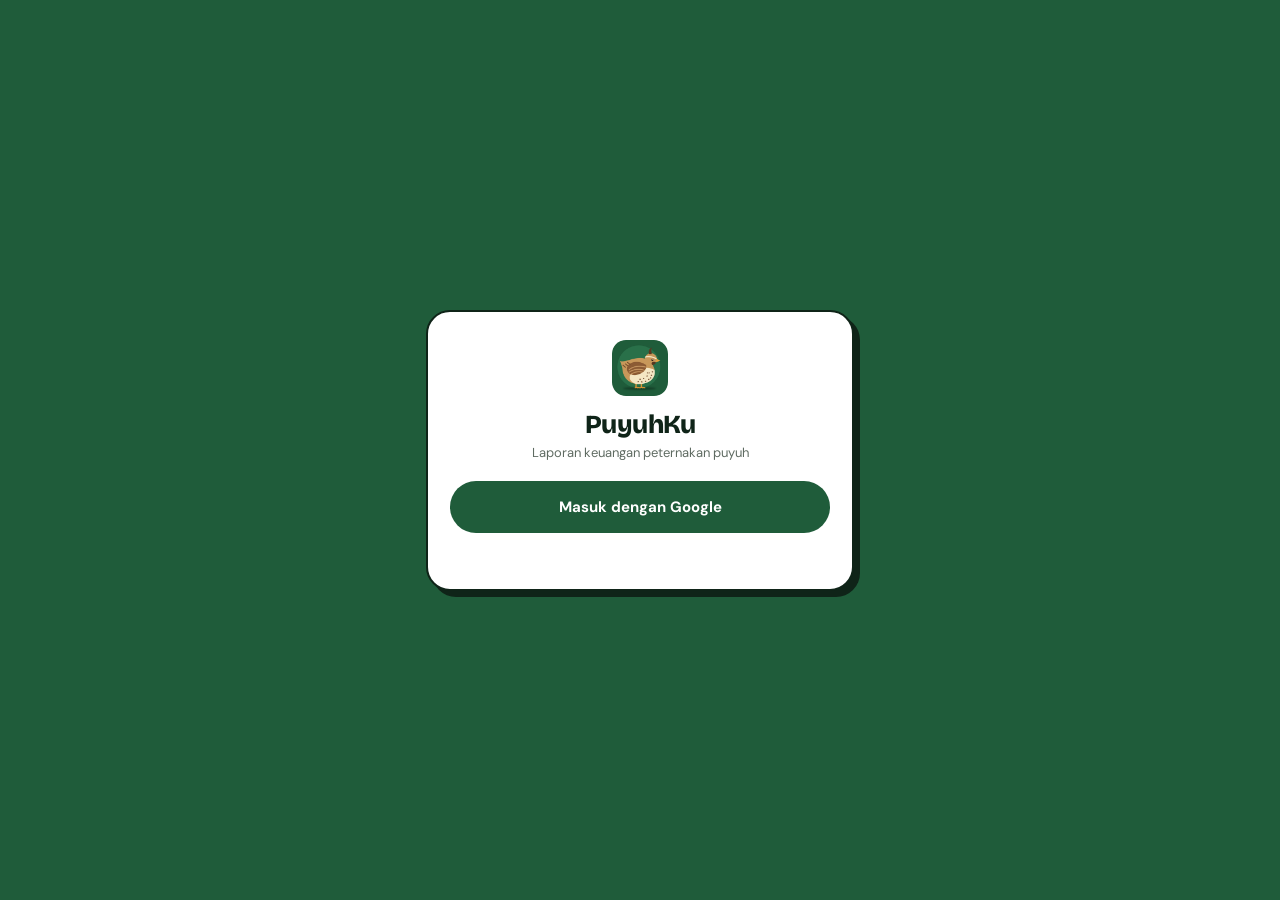
<file: login.html>
<!doctype html>
<html lang="id">
<head>
<meta charset="utf-8"><meta name="viewport" content="width=device-width,initial-scale=1">
<title>Masuk — PuyuhKu</title>
<meta name="theme-color" content="#1F5C3A"><link rel="stylesheet" href="https://fonts.googleapis.com/css2?family=Bricolage+Grotesque:wght@800&family=DM+Sans:wght@500;700&display=swap">
<style>
body{margin:0;min-height:100vh;display:grid;place-items:center;background:#1F5C3A;color:#0F2418;font:15px 'DM Sans',system-ui,-apple-system,Segoe UI,sans-serif}
.box{width:min(380px,92vw);background:#fff;border:2px solid #0F2418;border-radius:24px;padding:28px 22px;text-align:center;box-shadow:6px 6px 0 #0F2418}
h1{font:800 26px 'Bricolage Grotesque',sans-serif;letter-spacing:-.5px;margin:8px 0 4px}p{color:#5F6B62;font-size:13px;margin:0 0 20px}
button{width:100%;border:0;border-radius:999px;min-height:52px;padding:14px;background:#1F5C3A;color:#fff;font:inherit;font-weight:700;cursor:pointer}
button:disabled{opacity:.6}#err{color:#9e332c;font-size:12px;margin-top:12px;min-height:16px}
</style>
</head>
<body>
<div class="box"><img src="icon-192.png" alt="" width="56" height="56" style="border-radius:14px"><h1>PuyuhKu</h1><p>Laporan keuangan peternakan puyuh</p>
<button id="go">Masuk dengan Google</button><div id="err"></div></div>
<script type="module">
import {configured,sb} from "./supabase.js";
const err=document.getElementById("err"),btn=document.getElementById("go"),app=new URL("aplikasi.html",location.href).href;
if(!configured){err.textContent="Isi SUPABASE_URL di supabase.js terlebih dahulu.";btn.disabled=true}
else{
 sb.auth.getSession().then(({data})=>{if(data.session)location.replace(app)});
 sb.auth.onAuthStateChange((_e,s)=>{if(s)location.replace(app)});
 btn.onclick=async()=>{btn.disabled=true;const {error}=await sb.auth.signInWithOAuth({provider:"google",options:{redirectTo:app}});if(error){err.textContent=error.message;btn.disabled=false}};
}
</script>
</body></html>
</file>
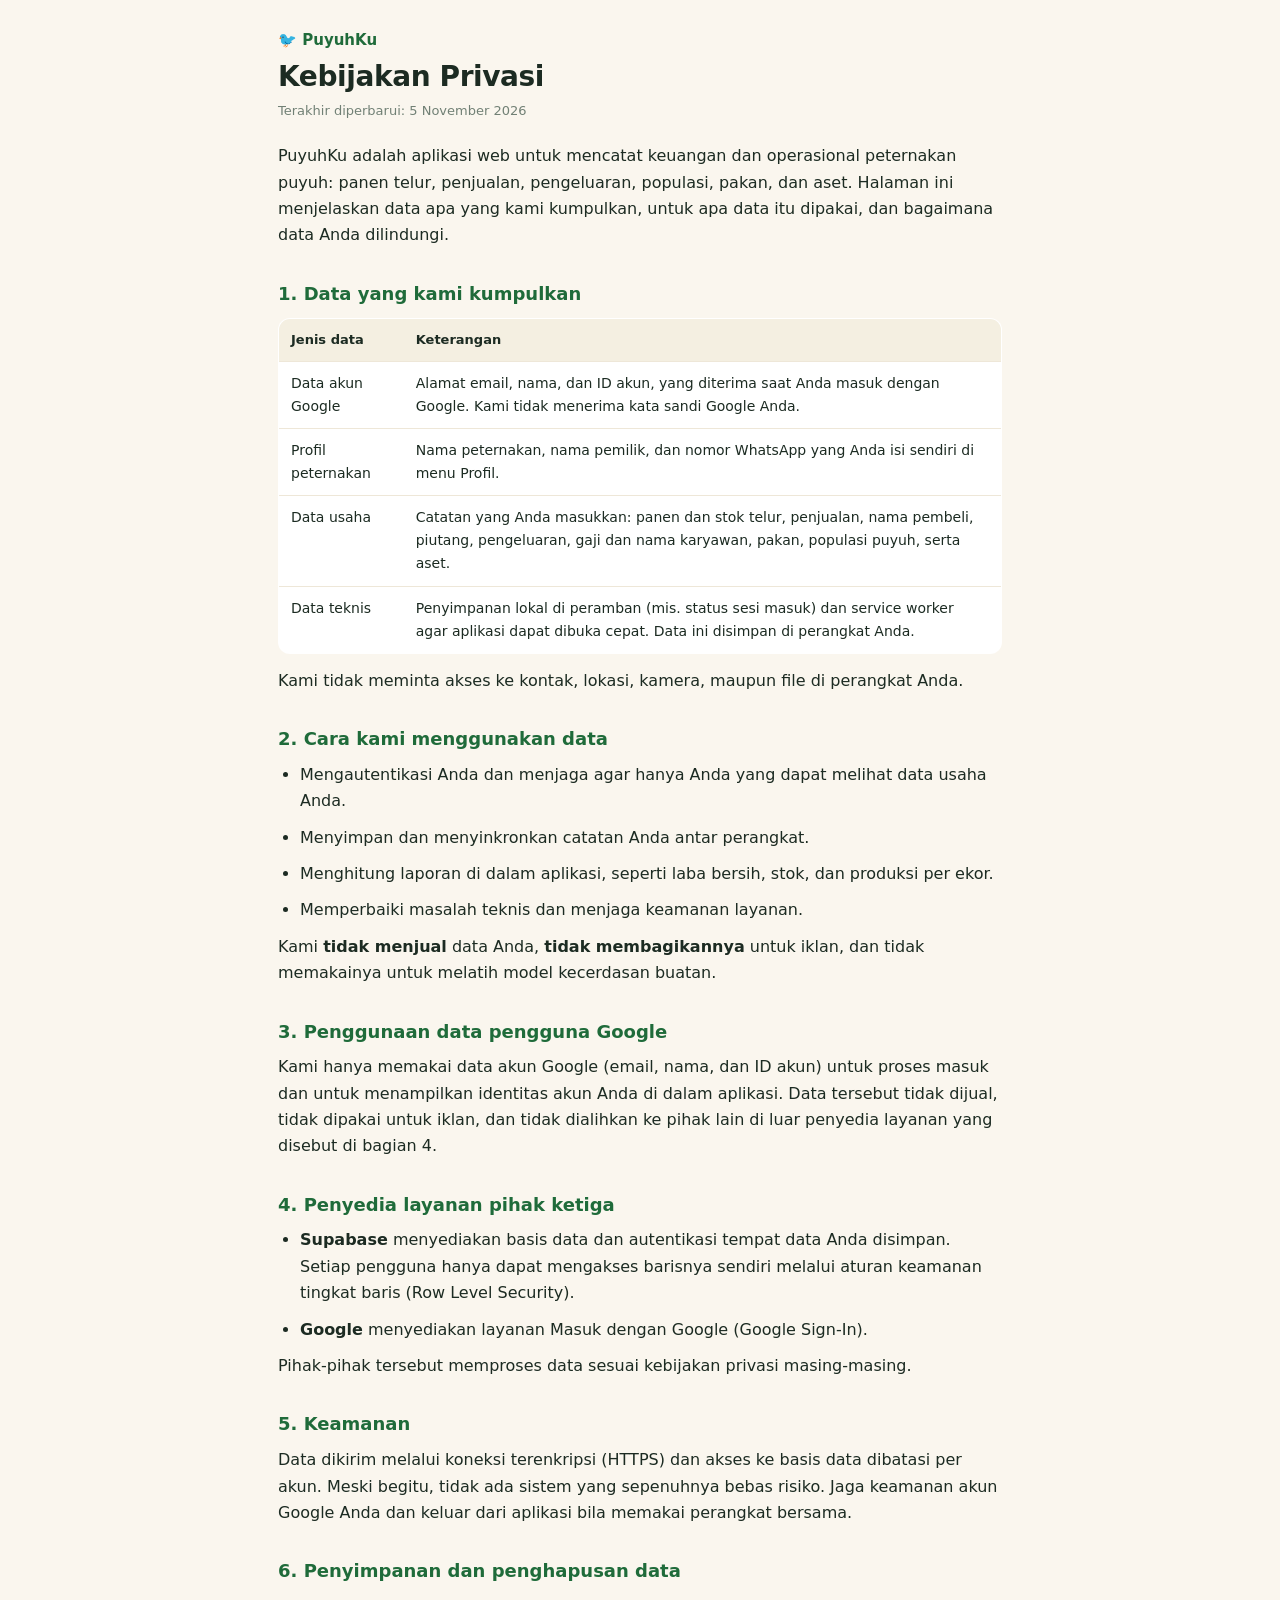
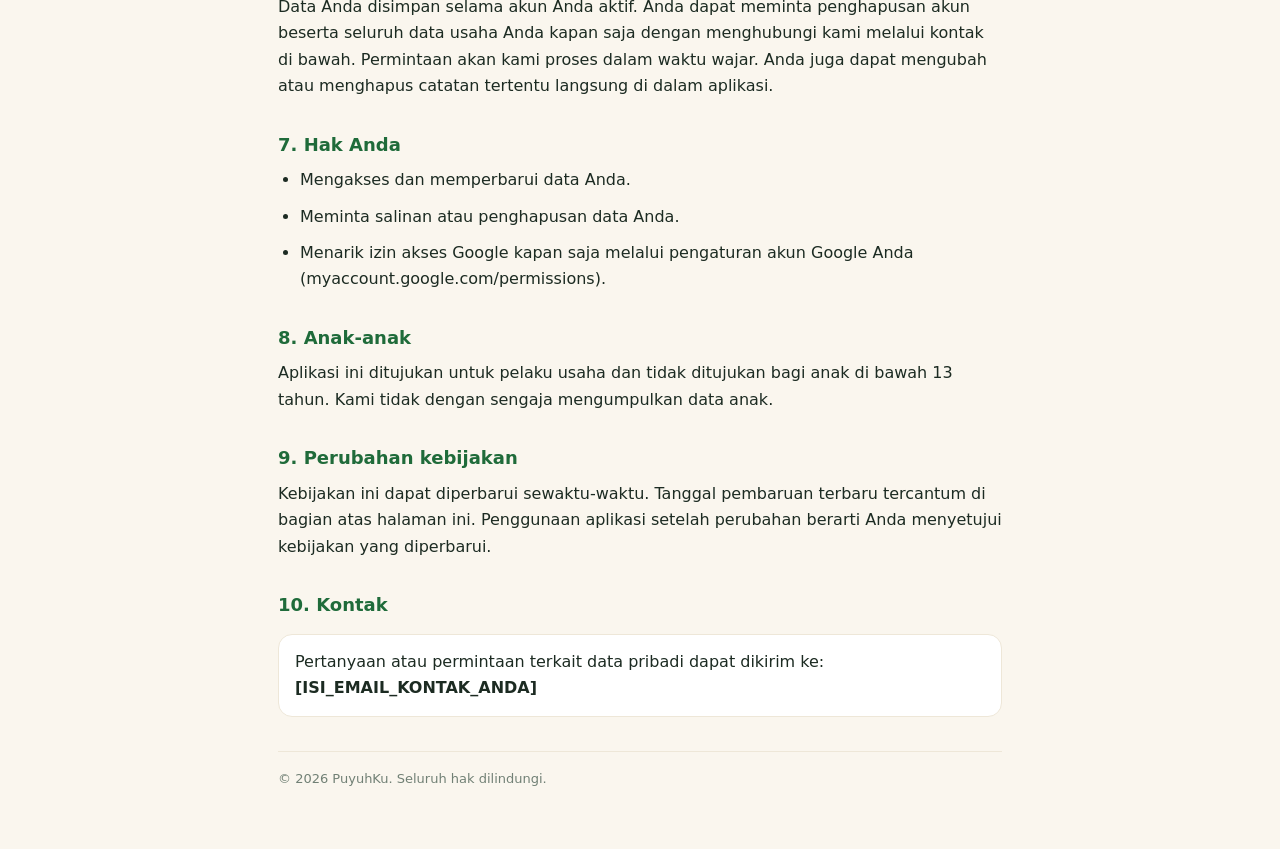
<file: privacy.html>
<!doctype html>
<html lang="id">
<head>
<meta charset="utf-8">
<meta name="viewport" content="width=device-width,initial-scale=1">
<title>Kebijakan Privasi — PuyuhKu</title>
<style>
:root{--green:#1f6b3a;--ink:#1c2b22;--muted:#718075;--line:#eee7d8;--bg:#faf6ee}
*{box-sizing:border-box}
body{margin:0;background:var(--bg);color:var(--ink);font:16px/1.65 system-ui,-apple-system,Segoe UI,sans-serif}
main{max-width:760px;margin:0 auto;padding:28px 18px 60px}
header{margin-bottom:22px}
.brand{font-weight:800;color:var(--green);font-size:15px}
h1{font-size:28px;line-height:1.25;margin:6px 0 6px;letter-spacing:-.4px}
.meta{color:var(--muted);font-size:13px}
h2{font-size:18px;margin:30px 0 8px;color:var(--green)}
p,li{margin:0 0 10px}
ul{padding-left:22px;margin:0 0 10px}
table{width:100%;border-collapse:collapse;font-size:14px;margin:10px 0 14px;background:#fff;border:1px solid var(--line);border-radius:12px;overflow:hidden}
th,td{text-align:left;padding:10px 12px;border-bottom:1px solid var(--line);vertical-align:top}
th{background:#f4efe1;font-size:13px}
tr:last-child td{border-bottom:0}
a{color:var(--green)}
.box{background:#fff;border:1px solid var(--line);border-radius:14px;padding:14px 16px;margin:14px 0}
footer{margin-top:34px;padding-top:16px;border-top:1px solid var(--line);color:var(--muted);font-size:13px}
@media(max-width:520px){h1{font-size:24px}th,td{padding:8px 9px;font-size:13px}}
</style>
</head>
<body>
<main>
<header>
  <div class="brand">🐦 PuyuhKu</div>
  <h1>Kebijakan Privasi</h1>
  <div class="meta">Terakhir diperbarui: 5 November 2026</div>
</header>

<p>PuyuhKu adalah aplikasi web untuk mencatat keuangan dan operasional peternakan puyuh: panen telur, penjualan, pengeluaran, populasi, pakan, dan aset. Halaman ini menjelaskan data apa yang kami kumpulkan, untuk apa data itu dipakai, dan bagaimana data Anda dilindungi.</p>

<h2>1. Data yang kami kumpulkan</h2>
<table>
  <thead><tr><th>Jenis data</th><th>Keterangan</th></tr></thead>
  <tbody>
    <tr><td>Data akun Google</td><td>Alamat email, nama, dan ID akun, yang diterima saat Anda masuk dengan Google. Kami tidak menerima kata sandi Google Anda.</td></tr>
    <tr><td>Profil peternakan</td><td>Nama peternakan, nama pemilik, dan nomor WhatsApp yang Anda isi sendiri di menu Profil.</td></tr>
    <tr><td>Data usaha</td><td>Catatan yang Anda masukkan: panen dan stok telur, penjualan, nama pembeli, piutang, pengeluaran, gaji dan nama karyawan, pakan, populasi puyuh, serta aset.</td></tr>
    <tr><td>Data teknis</td><td>Penyimpanan lokal di peramban (mis. status sesi masuk) dan service worker agar aplikasi dapat dibuka cepat. Data ini disimpan di perangkat Anda.</td></tr>
  </tbody>
</table>
<p>Kami tidak meminta akses ke kontak, lokasi, kamera, maupun file di perangkat Anda.</p>

<h2>2. Cara kami menggunakan data</h2>
<ul>
  <li>Mengautentikasi Anda dan menjaga agar hanya Anda yang dapat melihat data usaha Anda.</li>
  <li>Menyimpan dan menyinkronkan catatan Anda antar perangkat.</li>
  <li>Menghitung laporan di dalam aplikasi, seperti laba bersih, stok, dan produksi per ekor.</li>
  <li>Memperbaiki masalah teknis dan menjaga keamanan layanan.</li>
</ul>
<p>Kami <b>tidak menjual</b> data Anda, <b>tidak membagikannya</b> untuk iklan, dan tidak memakainya untuk melatih model kecerdasan buatan.</p>

<h2>3. Penggunaan data pengguna Google</h2>
<p>Kami hanya memakai data akun Google (email, nama, dan ID akun) untuk proses masuk dan untuk menampilkan identitas akun Anda di dalam aplikasi. Data tersebut tidak dijual, tidak dipakai untuk iklan, dan tidak dialihkan ke pihak lain di luar penyedia layanan yang disebut di bagian 4.</p>

<h2>4. Penyedia layanan pihak ketiga</h2>
<ul>
  <li><b>Supabase</b> menyediakan basis data dan autentikasi tempat data Anda disimpan. Setiap pengguna hanya dapat mengakses barisnya sendiri melalui aturan keamanan tingkat baris (Row Level Security).</li>
  <li><b>Google</b> menyediakan layanan Masuk dengan Google (Google Sign-In).</li>
</ul>
<p>Pihak-pihak tersebut memproses data sesuai kebijakan privasi masing-masing.</p>

<h2>5. Keamanan</h2>
<p>Data dikirim melalui koneksi terenkripsi (HTTPS) dan akses ke basis data dibatasi per akun. Meski begitu, tidak ada sistem yang sepenuhnya bebas risiko. Jaga keamanan akun Google Anda dan keluar dari aplikasi bila memakai perangkat bersama.</p>

<h2>6. Penyimpanan dan penghapusan data</h2>
<p>Data Anda disimpan selama akun Anda aktif. Anda dapat meminta penghapusan akun beserta seluruh data usaha Anda kapan saja dengan menghubungi kami melalui kontak di bawah. Permintaan akan kami proses dalam waktu wajar. Anda juga dapat mengubah atau menghapus catatan tertentu langsung di dalam aplikasi.</p>

<h2>7. Hak Anda</h2>
<ul>
  <li>Mengakses dan memperbarui data Anda.</li>
  <li>Meminta salinan atau penghapusan data Anda.</li>
  <li>Menarik izin akses Google kapan saja melalui pengaturan akun Google Anda (myaccount.google.com/permissions).</li>
</ul>

<h2>8. Anak-anak</h2>
<p>Aplikasi ini ditujukan untuk pelaku usaha dan tidak ditujukan bagi anak di bawah 13 tahun. Kami tidak dengan sengaja mengumpulkan data anak.</p>

<h2>9. Perubahan kebijakan</h2>
<p>Kebijakan ini dapat diperbarui sewaktu-waktu. Tanggal pembaruan terbaru tercantum di bagian atas halaman ini. Penggunaan aplikasi setelah perubahan berarti Anda menyetujui kebijakan yang diperbarui.</p>

<h2>10. Kontak</h2>
<div class="box">
  Pertanyaan atau permintaan terkait data pribadi dapat dikirim ke:<br>
  <b>[ISI_EMAIL_KONTAK_ANDA]</b>
</div>

<footer>© 2026 PuyuhKu. Seluruh hak dilindungi.</footer>
</main>
</body>
</html>
</file>
